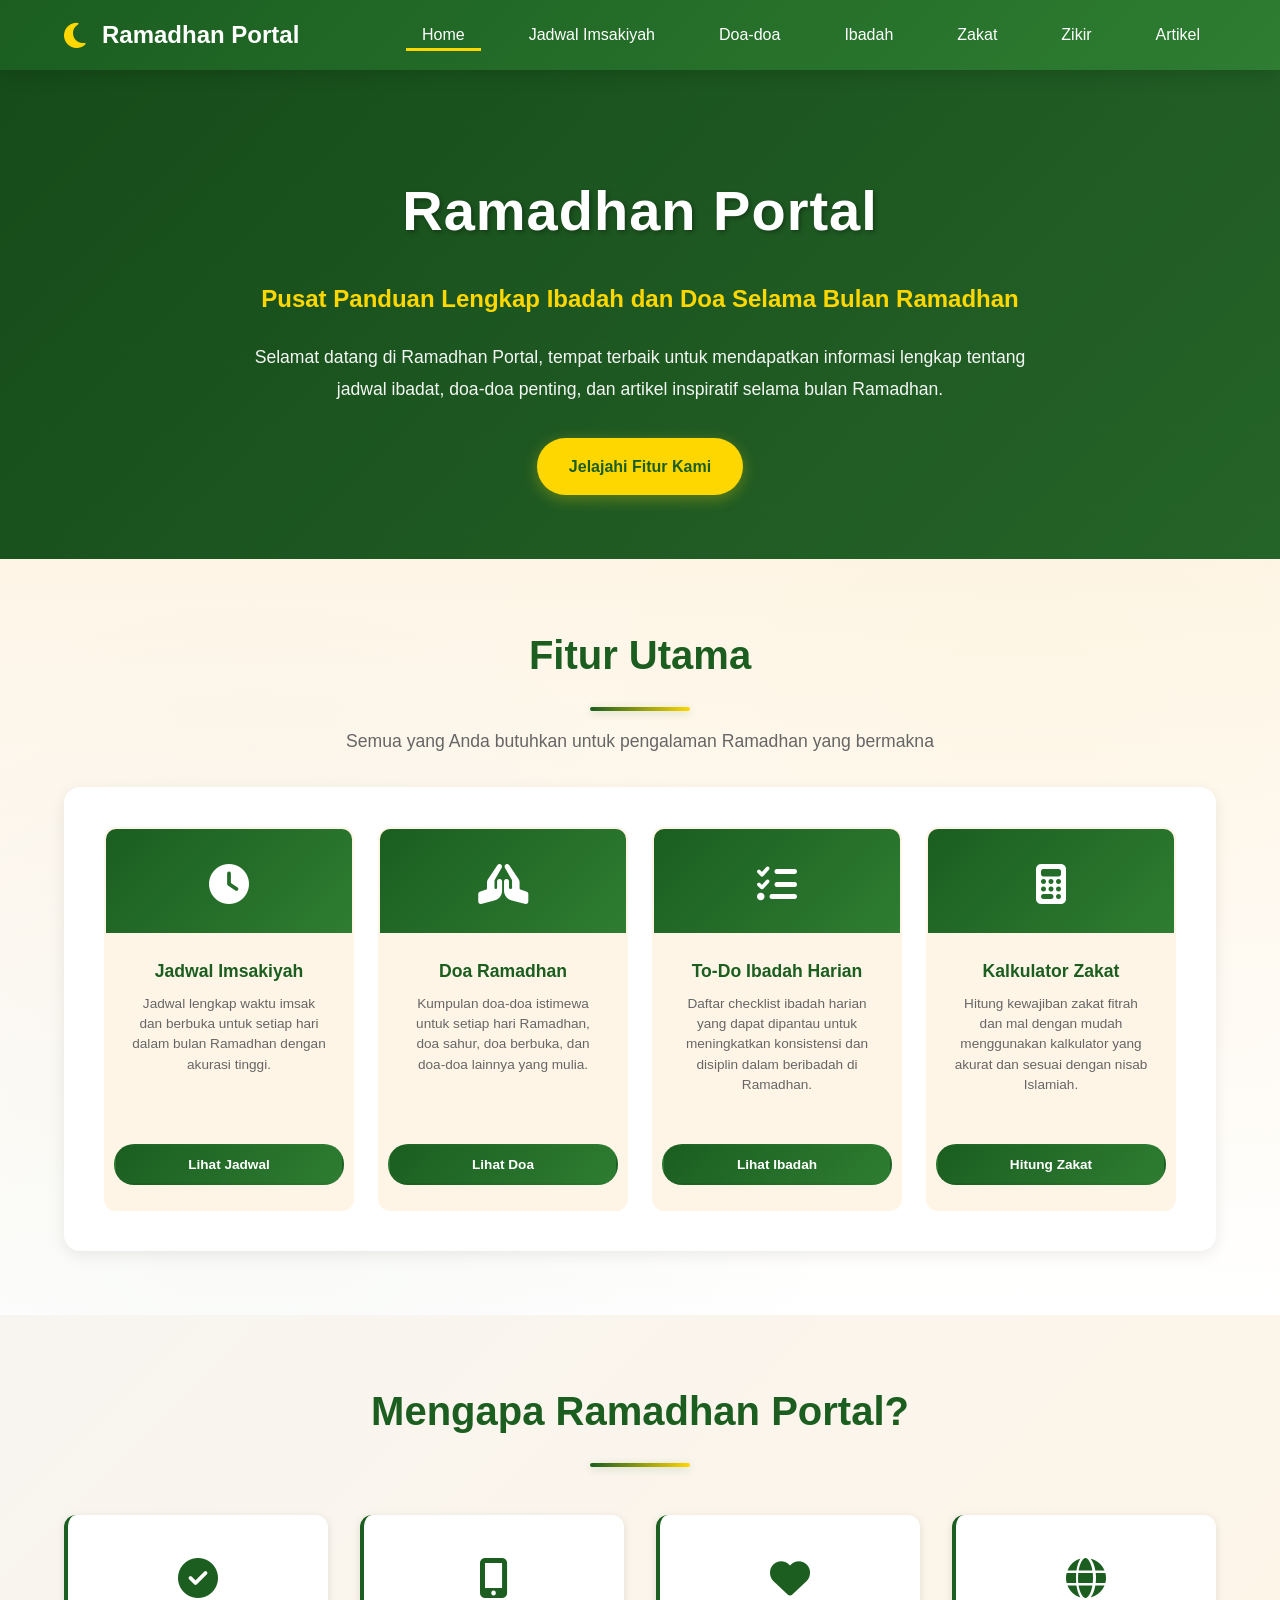
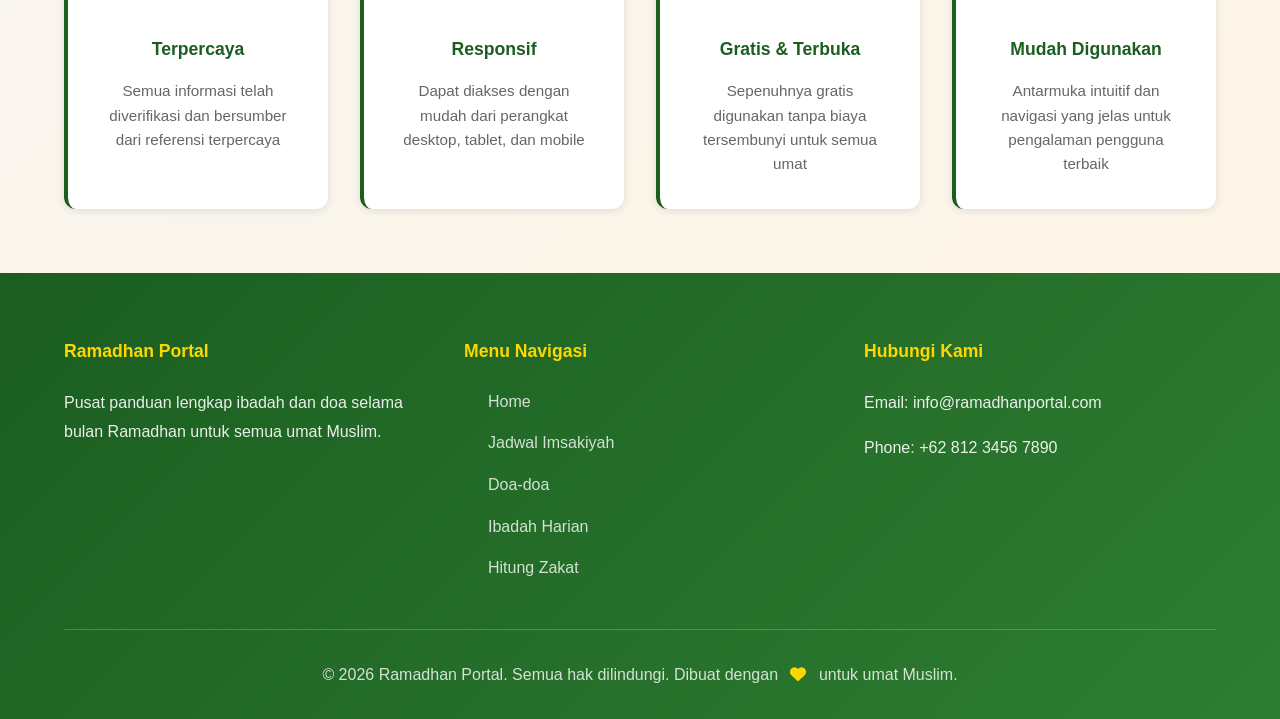
<file: index.html>
<!DOCTYPE html>
<html lang="id">
<head>
    <meta charset="UTF-8">
    <meta name="viewport" content="width=device-width, initial-scale=1.0, viewport-fit=cover">
    <meta name="description" content="Ramadhan Portal 2026 - Pusat panduan lengkap ibadah, jadwal imsakiyah, doa, zakat, dan todo list untuk Ramadhan">
    <meta name="theme-color" content="#1b5e20">
    <meta name="mobile-web-app-capable" content="yes">
    <meta name="apple-mobile-web-app-capable" content="yes">
    <meta name="apple-mobile-web-app-status-bar-style" content="default">
    <title>Ramadhan Portal - Pusat Panduan Ibadah Ramadhan</title>
    <link rel="stylesheet" href="css/style.css">
    <link rel="stylesheet" href="https://cdnjs.cloudflare.com/ajax/libs/font-awesome/6.4.0/css/all.min.css" media="print" onload="this.media='all'">
</head>
<body>
    <!-- HEADER & NAVIGATION -->
    <header class="header">
        <nav class="navbar">
            <div class="navbar-container">
                <div class="navbar-logo">
                    <a href="index.html">
                        <i class="fas fa-moon"></i> Ramadhan Portal
                    </a>
                </div>
                <div class="menu-toggle" id="menuToggle">
                    <span></span>
                    <span></span>
                    <span></span>
                </div>
                <ul class="nav-menu" id="navMenu">
                    <li class="nav-item">
                        <a href="index.html" class="nav-link active">Home</a>
                    </li>
                    <li class="nav-item">
                        <a href="pages/imsakiyah.html" class="nav-link">Jadwal Imsakiyah</a>
                    </li>
                    <li class="nav-item">
                        <a href="pages/doa.html" class="nav-link">Doa-doa</a>
                    </li>
                    <li class="nav-item">
                        <a href="pages/todo.html" class="nav-link">Ibadah</a>
                    </li>
                    <li class="nav-item">
                        <a href="pages/zakat.html" class="nav-link">Zakat</a>
                    </li>
                    <li class="nav-item">
                        <a href="pages/zikir.html" class="nav-link">Zikir</a>
                    </li>
                    <li class="nav-item">
                        <a href="pages/artikel.html" class="nav-link">Artikel</a>
                    </li>
                </ul>
            </div>
        </nav>
    </header>

    <!-- MAIN CONTENT -->
    <main class="main-content">
        <!-- HERO SECTION -->
        <section class="hero">
            <div class="hero-overlay"></div>
            <div class="hero-content">
                <h1 class="hero-title">Ramadhan Portal</h1>
                <p class="hero-subtitle">Pusat Panduan Lengkap Ibadah dan Doa Selama Bulan Ramadhan</p>
                <p class="hero-description">
                    Selamat datang di Ramadhan Portal, tempat terbaik untuk mendapatkan informasi lengkap tentang jadwal ibadat, doa-doa penting, dan artikel inspiratif selama bulan Ramadhan.
                </p>
                <a href="#fitur" class="cta-button">Jelajahi Fitur Kami</a>
            </div>
        </section>

        <!-- FEATURES SECTION -->
        <section class="fitur" id="fitur">
            <div class="container">
                <h2 class="section-title">Fitur Utama</h2>
                <p class="section-subtitle">Semua yang Anda butuhkan untuk pengalaman Ramadhan yang bermakna</p>

                <div class="features-grid">
                    <!-- CARD: Jadwal Imsakiyah -->
                    <div class="feature-card">
                        <div class="card-icon">
                            <i class="fas fa-clock"></i>
                        </div>
                        <div style="padding: var(--spacing-md); display: flex; flex-direction: column; flex-grow: 1;">
                            <h3>Jadwal Imsakiyah</h3>
                            <p>Jadwal lengkap waktu imsak dan berbuka untuk setiap hari dalam bulan Ramadhan dengan akurasi tinggi.</p>
                        </div>
                        <a href="pages/jadwal.html" class="card-button">Lihat Jadwal</a>
                    </div>

                    <!-- CARD: Doa Ramadhan -->
                    <div class="feature-card">
                        <div class="card-icon">
                            <i class="fas fa-hands-praying"></i>
                        </div>
                        <div style="padding: var(--spacing-md); display: flex; flex-direction: column; flex-grow: 1;">
                            <h3>Doa Ramadhan</h3>
                            <p>Kumpulan doa-doa istimewa untuk setiap hari Ramadhan, doa sahur, doa berbuka, dan doa-doa lainnya yang mulia.</p>
                        </div>
                        <a href="pages/doa.html" class="card-button">Lihat Doa</a>
                    </div>

                    <!-- CARD: To-Do Ibadah -->
                    <div class="feature-card">
                        <div class="card-icon">
                            <i class="fas fa-tasks"></i>
                        </div>
                        <div style="padding: var(--spacing-md); display: flex; flex-direction: column; flex-grow: 1;">
                            <h3>To-Do Ibadah Harian</h3>
                            <p>Daftar checklist ibadah harian yang dapat dipantau untuk meningkatkan konsistensi dan disiplin dalam beribadah di Ramadhan.</p>
                        </div>
                        <a href="pages/todo.html" class="card-button">Lihat Ibadah</a>
                    </div>

                    <!-- CARD: Kalkulator Zakat -->
                    <div class="feature-card">
                        <div class="card-icon">
                            <i class="fas fa-calculator"></i>
                        </div>
                        <div style="padding: var(--spacing-md); display: flex; flex-direction: column; flex-grow: 1;">
                            <h3>Kalkulator Zakat</h3>
                            <p>Hitung kewajiban zakat fitrah dan mal dengan mudah menggunakan kalkulator yang akurat dan sesuai dengan nisab Islamiah.</p>
                        </div>
                        <a href="pages/zakat.html" class="card-button">Hitung Zakat</a>
                    </div>

                </div>
            </div>
        </section>


        <!-- INFO SECTION -->
        <section class="info">
            <div class="container">
                <h2 class="section-title">Mengapa Ramadhan Portal?</h2>
                <div class="info-grid">
                    <div class="info-box">
                        <div class="info-icon">
                            <i class="fas fa-check-circle"></i>
                        </div>
                        <h3>Terpercaya</h3>
                        <p>Semua informasi telah diverifikasi dan bersumber dari referensi terpercaya</p>
                    </div>
                    <div class="info-box">
                        <div class="info-icon">
                            <i class="fas fa-mobile-alt"></i>
                        </div>
                        <h3>Responsif</h3>
                        <p>Dapat diakses dengan mudah dari perangkat desktop, tablet, dan mobile</p>
                    </div>
                    <div class="info-box">
                        <div class="info-icon">
                            <i class="fas fa-heart"></i>
                        </div>
                        <h3>Gratis & Terbuka</h3>
                        <p>Sepenuhnya gratis digunakan tanpa biaya tersembunyi untuk semua umat</p>
                    </div>
                    <div class="info-box">
                        <div class="info-icon">
                            <i class="fas fa-globe"></i>
                        </div>
                        <h3>Mudah Digunakan</h3>
                        <p>Antarmuka intuitif dan navigasi yang jelas untuk pengalaman pengguna terbaik</p>
                    </div>
                </div>
            </div>
        </section>
    </main>

    <!-- FOOTER -->
    <footer class="footer">
        <div class="container">
            <div class="footer-content">
                <div class="footer-section">
                    <h4>Ramadhan Portal</h4>
                    <p>Pusat panduan lengkap ibadah dan doa selama bulan Ramadhan untuk semua umat Muslim.</p>
                </div>
                <div class="footer-section">
                    <h4>Menu Navigasi</h4>
                    <ul>
                        <li><a href="index.html">Home</a></li>
                        <li><a href="pages/imsakiyah.html">Jadwal Imsakiyah</a></li>
                        <li><a href="pages/doa.html">Doa-doa</a></li>
                        <li><a href="pages/todo.html">Ibadah Harian</a></li>
                        <li><a href="pages/zakat.html">Hitung Zakat</a></li>
                    </ul>
                </div>
                <div class="footer-section">
                    <h4>Hubungi Kami</h4>
                    <p>Email: info@ramadhanportal.com</p>
                    <p>Phone: +62 812 3456 7890</p>
                </div>
            </div>
            <div class="footer-bottom">
                <p>&copy; 2026 Ramadhan Portal. Semua hak dilindungi. Dibuat dengan <i class="fas fa-heart"></i> untuk umat Muslim.</p>
            </div>
        </div>
    </footer>

    <script src="js/script.js"></script>
</body>
</html>
</file>
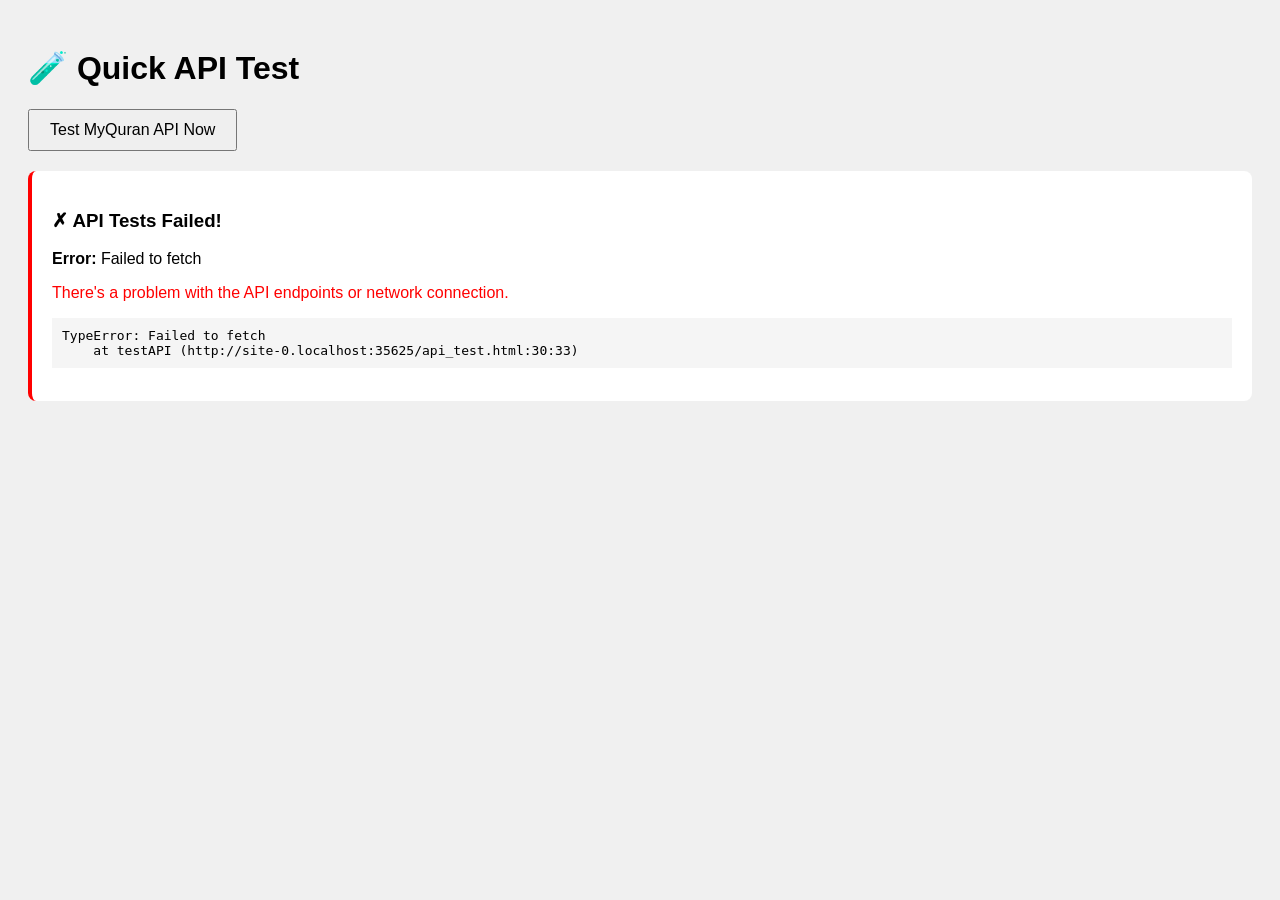
<file: api_test.html>
<!DOCTYPE html>
<html>
<head>
  <title>Quick Test API</title>
  <style>
    body { font-family: Arial; padding: 20px; background: #f0f0f0; }
    .result { background: white; padding: 20px; border-radius: 8px; margin: 20px 0; }
    .success { border-left: 4px solid green; }
    .error { border-left: 4px solid red; }
    pre { background: #f5f5f5; padding: 10px; overflow-x: auto; }
  </style>
</head>
<body>
  <h1>🧪 Quick API Test</h1>
  
  <button onclick="testAPI()" style="padding: 10px 20px; font-size: 16px; cursor: pointer;">
    Test MyQuran API Now
  </button>

  <div id="results"></div>

  <script>
    async function testAPI() {
      const resultsDiv = document.getElementById('results');
      resultsDiv.innerHTML = '<p>Testing...</p>';

      try {
        // Test 1: Cities
        console.log('Testing cities API...');
        const citiesRes = await fetch('https://api.myquran.com/v2/sholat/kota');
        const citiesData = await citiesRes.json();
        
        let citiesSummary = 'ERROR';
        if (citiesData.data && Array.isArray(citiesData.data)) {
          citiesSummary = `${citiesData.data.length} cities loaded`;
        }

        // Test 2: Schedule for Jakarta
        console.log('Testing schedule API...');
        const now = new Date();
        const month = String(now.getMonth() + 1).padStart(2, '0');
        const year = now.getFullYear();
        const scheduleRes = await fetch(`https://api.myquran.com/v2/sholat/jadwal/1121/${year}/${month}`);
        const scheduleData = await scheduleRes.json();
        
        let scheduleSummary = 'ERROR';
        if (scheduleData.data && scheduleData.data.jadwal) {
          scheduleSummary = `${scheduleData.data.jadwal.length} days for ${scheduleData.data.lokasi}`;
        }

        resultsDiv.innerHTML = `
          <div class="result success">
            <h3>✓ API Tests Passed!</h3>
            <p><strong>Cities API:</strong> ${citiesSummary}</p>
            <p><strong>Schedule API:</strong> ${scheduleSummary}</p>
            <p style="color: green; margin-top: 10px;">All APIs are working correctly. The issue might be in the application logic.</p>
          </div>
        `;
      } catch (error) {
        resultsDiv.innerHTML = `
          <div class="result error">
            <h3>✗ API Tests Failed!</h3>
            <p><strong>Error:</strong> ${error.message}</p>
            <p style="color: red; margin-top: 10px;">There's a problem with the API endpoints or network connection.</p>
            <pre>${error.stack}</pre>
          </div>
        `;
      }
    }

    // Test on load
    window.addEventListener('load', testAPI);
  </script>
</body>
</html>
</file>
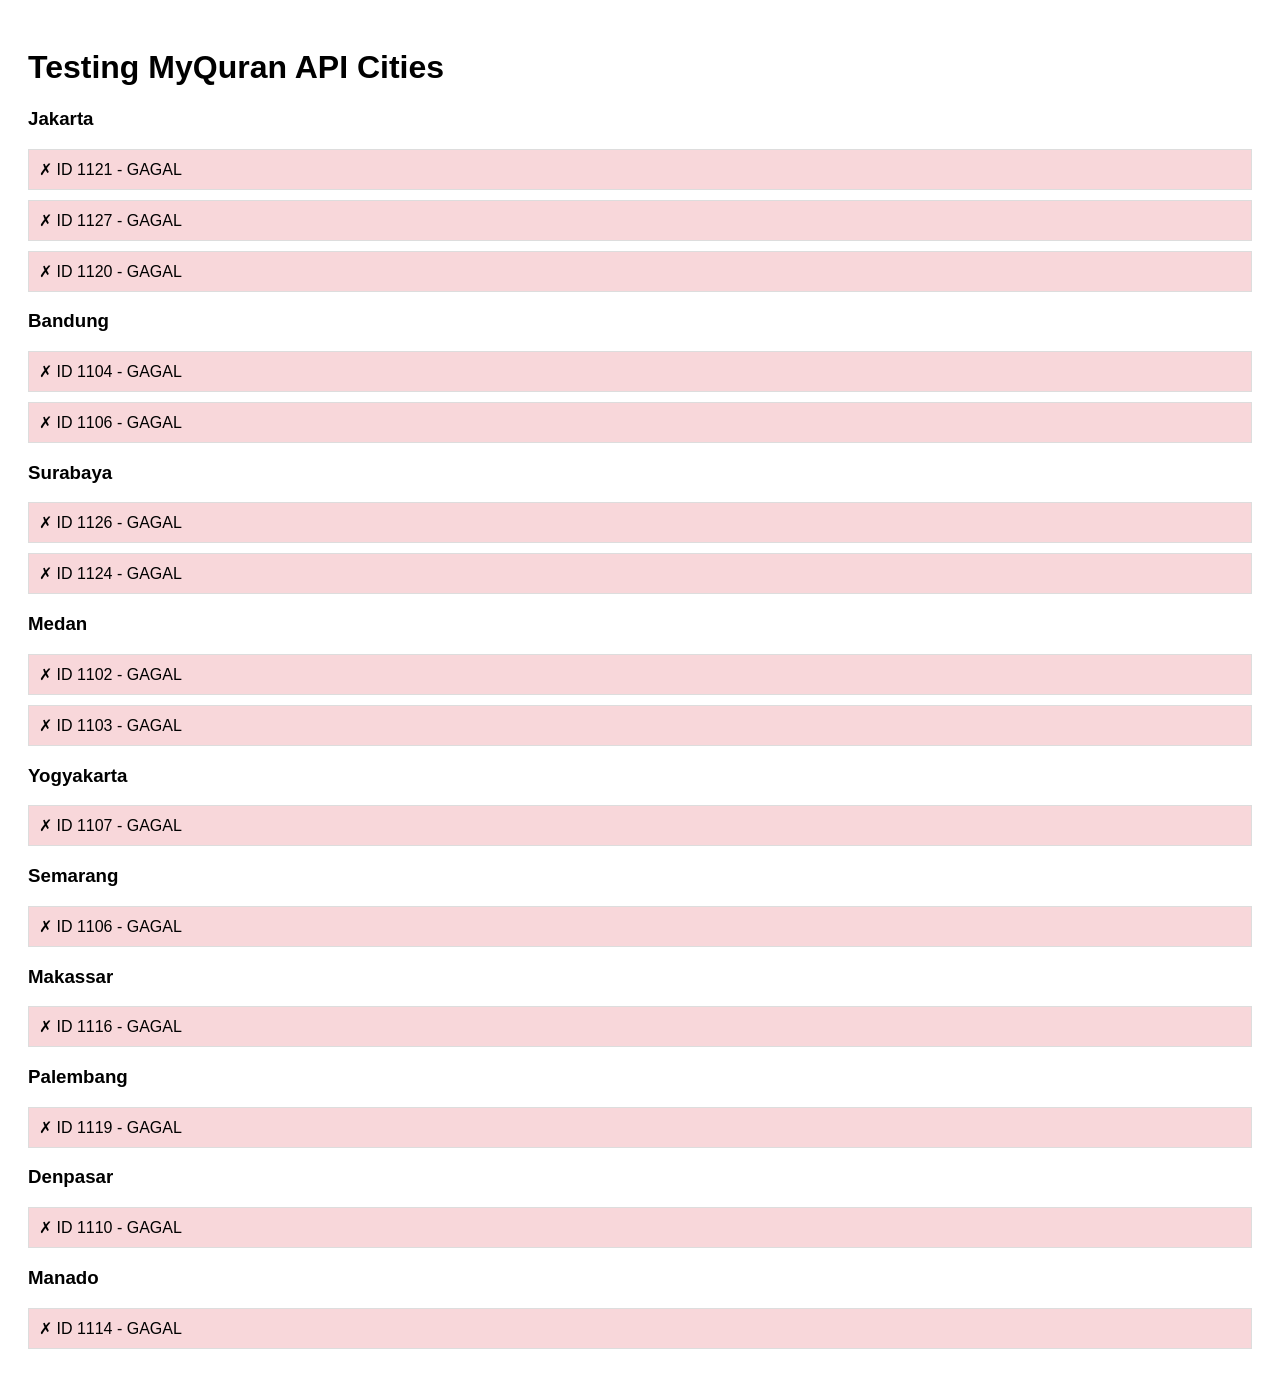
<file: test_cities.html>
<!DOCTYPE html>
<html>
<head>
  <title>Test MyQuran Cities</title>
  <style>
    body { font-family: Arial; padding: 20px; }
    .city { margin: 10px 0; padding: 10px; border: 1px solid #ddd; }
    .success { background: #d4edda; }
    .error { background: #f8d7da; }
  </style>
</head>
<body>
  <h1>Testing MyQuran API Cities</h1>
  <div id="results"></div>

  <script>
    const cities = [
      // Big cities
      { name: 'Jakarta', ids: [1121, 1127, 1120] },
      { name: 'Bandung', ids: [1104, 1106] },
      { name: 'Surabaya', ids: [1126, 1124] },
      { name: 'Medan', ids: [1102, 1103] },
      { name: 'Yogyakarta', ids: [1107] },
      { name: 'Semarang', ids: [1106] },
      { name: 'Makassar', ids: [1116] },
      { name: 'Palembang', ids: [1119] },
      { name: 'Denpasar', ids: [1110] },
      { name: 'Manado', ids: [1114] }
    ];

    async function testCity(cityName, cityId) {
      const month = String((new Date()).getMonth() + 1).padStart(2, '0');
      const year = new Date().getFullYear();
      const url = `https://api.myquran.com/v2/sholat/jadwal/${cityId}/${year}/${month}`;
      
      try {
        const response = await fetch(url);
        const data = await response.json();
        
        if (response.ok && data.data && data.data.lokasi) {
          return { status: 'success', lokasi: data.data.lokasi, id: cityId };
        } else {
          return { status: 'error', id: cityId };
        }
      } catch (e) {
        return { status: 'error', id: cityId };
      }
    }

    async function runTests() {
      const resultsDiv = document.getElementById('results');
      
      for (const cityGroup of cities) {
        resultsDiv.innerHTML += `<h3>${cityGroup.name}</h3>`;
        
        for (const cityId of cityGroup.ids) {
          const result = await testCity(cityGroup.name, cityId);
          const className = result.status === 'success' ? 'success' : 'error';
          const message = result.status === 'success' 
            ? `✓ ID ${result.id} - ${result.lokasi}`
            : `✗ ID ${result.id} - GAGAL`;
          resultsDiv.innerHTML += `<div class="city ${className}">${message}</div>`;
        }
      }
    }

    runTests();
  </script>
</body>
</html>
</file>
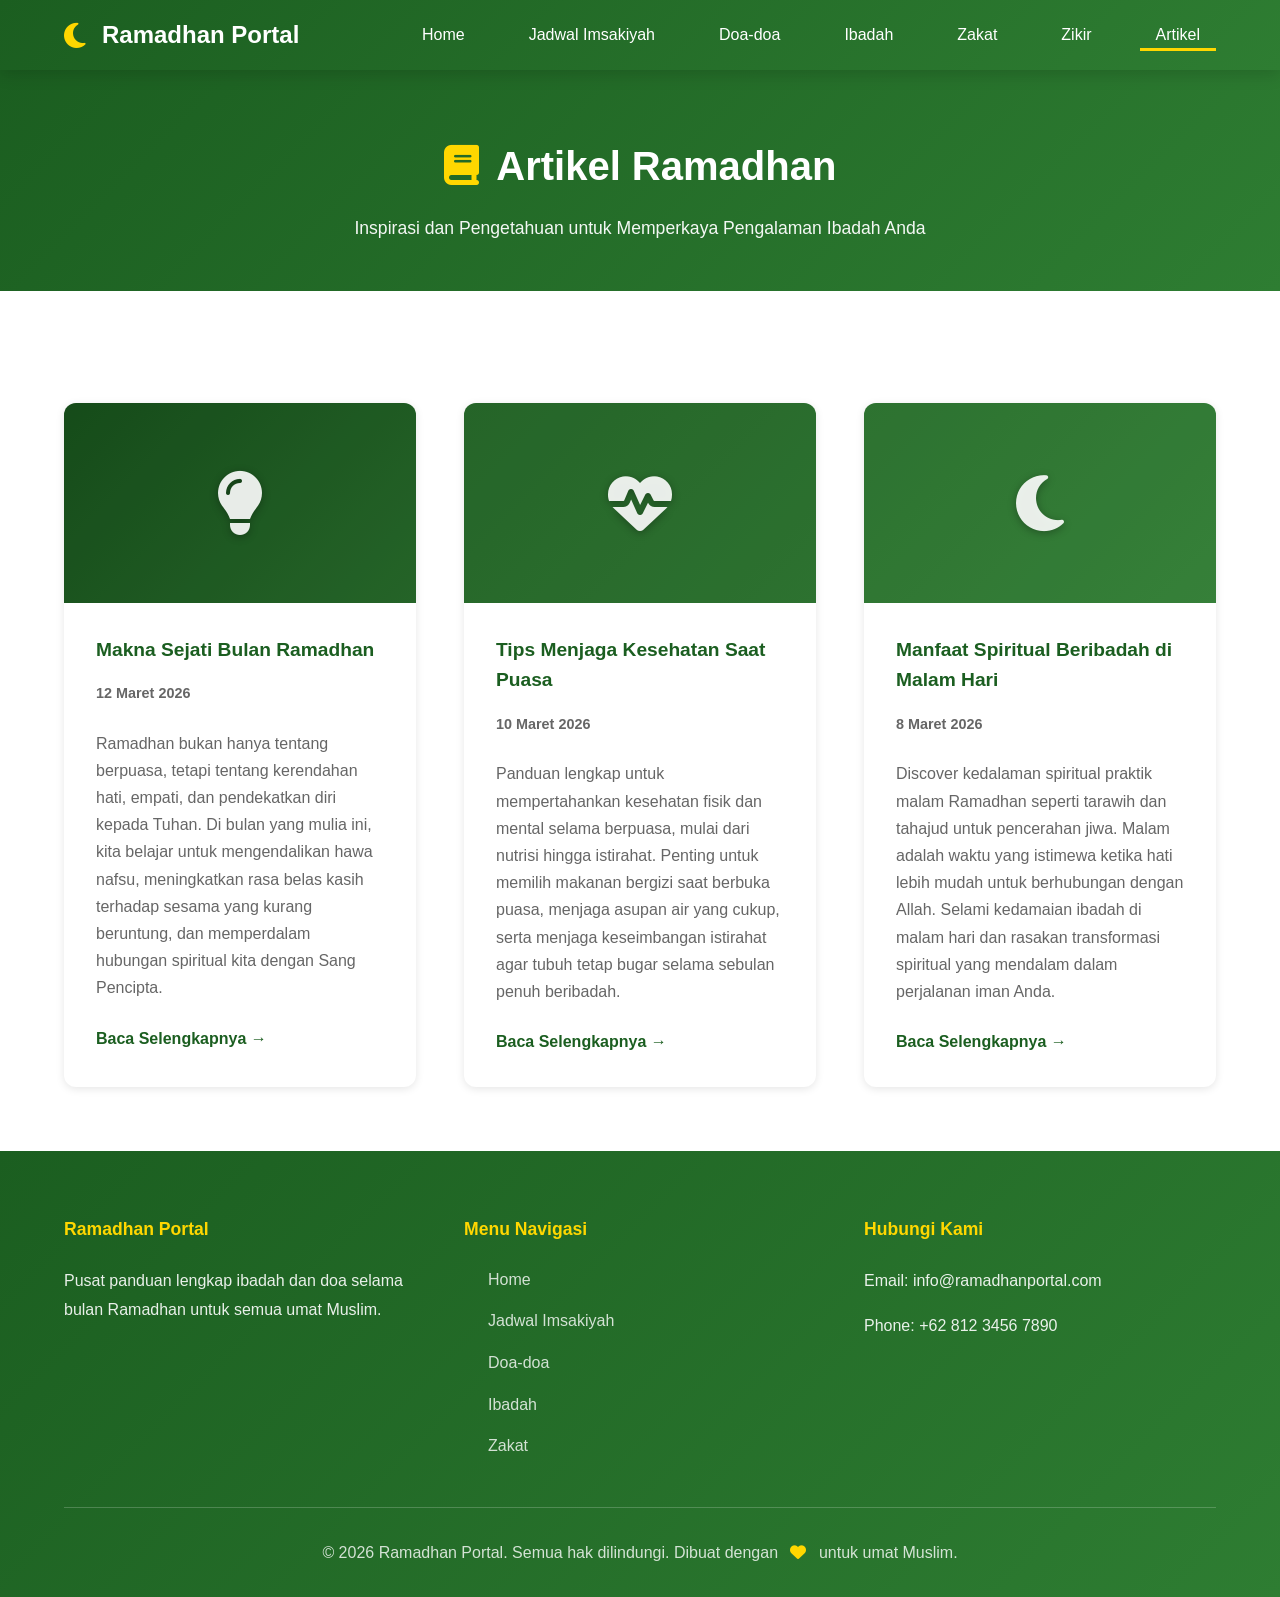
<file: pages/artikel.html>
<!DOCTYPE html>
<html lang="id">
<head>
    <meta charset="UTF-8">
    <meta name="viewport" content="width=device-width, initial-scale=1.0, viewport-fit=cover">
    <meta name="description" content="Artikel Ramadhan 2026 - Artikel inspiratif dan edukatif tentang makna Ramadhan">
    <meta name="theme-color" content="#1b5e20">
    <title>Artikel Ramadhan - Ramadhan Portal</title>
    <link rel="stylesheet" href="../css/style.css">
    <link rel="stylesheet" href="https://cdnjs.cloudflare.com/ajax/libs/font-awesome/6.4.0/css/all.min.css" media="print" onload="this.media='all'">
</head>
<body>
    <!-- HEADER & NAVIGATION -->
    <header class="header">
        <nav class="navbar">
            <div class="navbar-container">
                <div class="navbar-logo">
                    <a href="../index.html">
                        <i class="fas fa-moon"></i> Ramadhan Portal
                    </a>
                </div>
                <div class="menu-toggle" id="menuToggle">
                    <span></span>
                    <span></span>
                    <span></span>
                </div>
                <ul class="nav-menu" id="navMenu">
                    <li class="nav-item">
                        <a href="../index.html" class="nav-link">Home</a>
                    </li>
                    <li class="nav-item">
                        <a href="imsakiyah.html" class="nav-link">Jadwal Imsakiyah</a>
                    </li>
                    <li class="nav-item">
                        <a href="doa.html" class="nav-link">Doa-doa</a>
                    </li>
                    <li class="nav-item">
                        <a href="todo.html" class="nav-link">Ibadah</a>
                    </li>
                    <li class="nav-item">
                        <a href="zakat.html" class="nav-link">Zakat</a>
                    </li>
                    <li class="nav-item">
                        <a href="zikir.html" class="nav-link">Zikir</a>
                    </li>
                    <li class="nav-item">
                        <a href="artikel.html" class="nav-link active">Artikel</a>
                    </li>
                </ul>
            </div>
        </nav>
    </header>

    <!-- MAIN CONTENT -->
    <main class="main-content">
        <!-- HERO SECTION -->
        <section style="background: linear-gradient(135deg, var(--primary-green) 0%, var(--secondary-green) 100%); color: white; padding: 4rem var(--spacing-md) 3rem; text-align: center;">
            <div style="max-width: 800px; margin: 0 auto;">
                <h1 style="font-size: 2.5rem; font-weight: 800; margin-bottom: 1rem;"><i class="fas fa-book" style="color: var(--primary-gold); margin-right: 0.5rem;"></i> Artikel Ramadhan</h1>
                <p style="font-size: 1.1rem; color: rgba(255, 255, 255, 0.95);">Inspirasi dan Pengetahuan untuk Memperkaya Pengalaman Ibadah Anda</p>
            </div>
        </section>

        <!-- ARTIKEL SECTION -->
        <section class="artikel" id="artikel">
            <div class="container">
                <div class="artikel-grid">
                    <article class="artikel-card">
                        <div class="artikel-image artikel-1">
                            <i class="fas fa-lightbulb"></i>
                        </div>
                        <div class="artikel-content">
                            <h3>Makna Sejati Bulan Ramadhan</h3>
                            <p class="artikel-date">12 Maret 2026</p>
                            <p>Ramadhan bukan hanya tentang berpuasa, tetapi tentang kerendahan hati, empati, dan pendekatkan diri kepada Tuhan. Di bulan yang mulia ini, kita belajar untuk mengendalikan hawa nafsu, meningkatkan rasa belas kasih terhadap sesama yang kurang beruntung, dan memperdalam hubungan spiritual kita dengan Sang Pencipta.</p>
                            <a href="#" class="artikel-link">Baca Selengkapnya →</a>
                        </div>
                    </article>

                    <article class="artikel-card">
                        <div class="artikel-image artikel-2">
                            <i class="fas fa-heartbeat"></i>
                        </div>
                        <div class="artikel-content">
                            <h3>Tips Menjaga Kesehatan Saat Puasa</h3>
                            <p class="artikel-date">10 Maret 2026</p>
                            <p>Panduan lengkap untuk mempertahankan kesehatan fisik dan mental selama berpuasa, mulai dari nutrisi hingga istirahat. Penting untuk memilih makanan bergizi saat berbuka puasa, menjaga asupan air yang cukup, serta menjaga keseimbangan istirahat agar tubuh tetap bugar selama sebulan penuh beribadah.</p>
                            <a href="#" class="artikel-link">Baca Selengkapnya →</a>
                        </div>
                    </article>

                    <article class="artikel-card">
                        <div class="artikel-image artikel-3">
                            <i class="fas fa-moon"></i>
                        </div>
                        <div class="artikel-content">
                            <h3>Manfaat Spiritual Beribadah di Malam Hari</h3>
                            <p class="artikel-date">8 Maret 2026</p>
                            <p>Discover kedalaman spiritual praktik malam Ramadhan seperti tarawih dan tahajud untuk pencerahan jiwa. Malam adalah waktu yang istimewa ketika hati lebih mudah untuk berhubungan dengan Allah. Selami kedamaian ibadah di malam hari dan rasakan transformasi spiritual yang mendalam dalam perjalanan iman Anda.</p>
                            <a href="#" class="artikel-link">Baca Selengkapnya →</a>
                        </div>
                    </article>
                </div>
            </div>
        </section>
    </main>

    <!-- FOOTER -->
    <footer class="footer">
        <div class="container">
            <div class="footer-content">
                <div class="footer-section">
                    <h4>Ramadhan Portal</h4>
                    <p>Pusat panduan lengkap ibadah dan doa selama bulan Ramadhan untuk semua umat Muslim.</p>
                </div>
                <div class="footer-section">
                    <h4>Menu Navigasi</h4>
                    <ul>
                        <li><a href="../index.html">Home</a></li>
                        <li><a href="jadwal.html">Jadwal Imsakiyah</a></li>
                        <li><a href="doa.html">Doa-doa</a></li>
                        <li><a href="todo.html">Ibadah</a></li>
                        <li><a href="zakat.html">Zakat</a></li>
                    </ul>
                </div>
                <div class="footer-section">
                    <h4>Hubungi Kami</h4>
                    <p>Email: info@ramadhanportal.com</p>
                    <p>Phone: +62 812 3456 7890</p>
                </div>
            </div>
            <div class="footer-bottom">
                <p>&copy; 2026 Ramadhan Portal. Semua hak dilindungi. Dibuat dengan <i class="fas fa-heart"></i> untuk umat Muslim.</p>
            </div>
        </div>
    </footer>

    <script src="../js/script.js"></script>
</body>
</html>
</file>
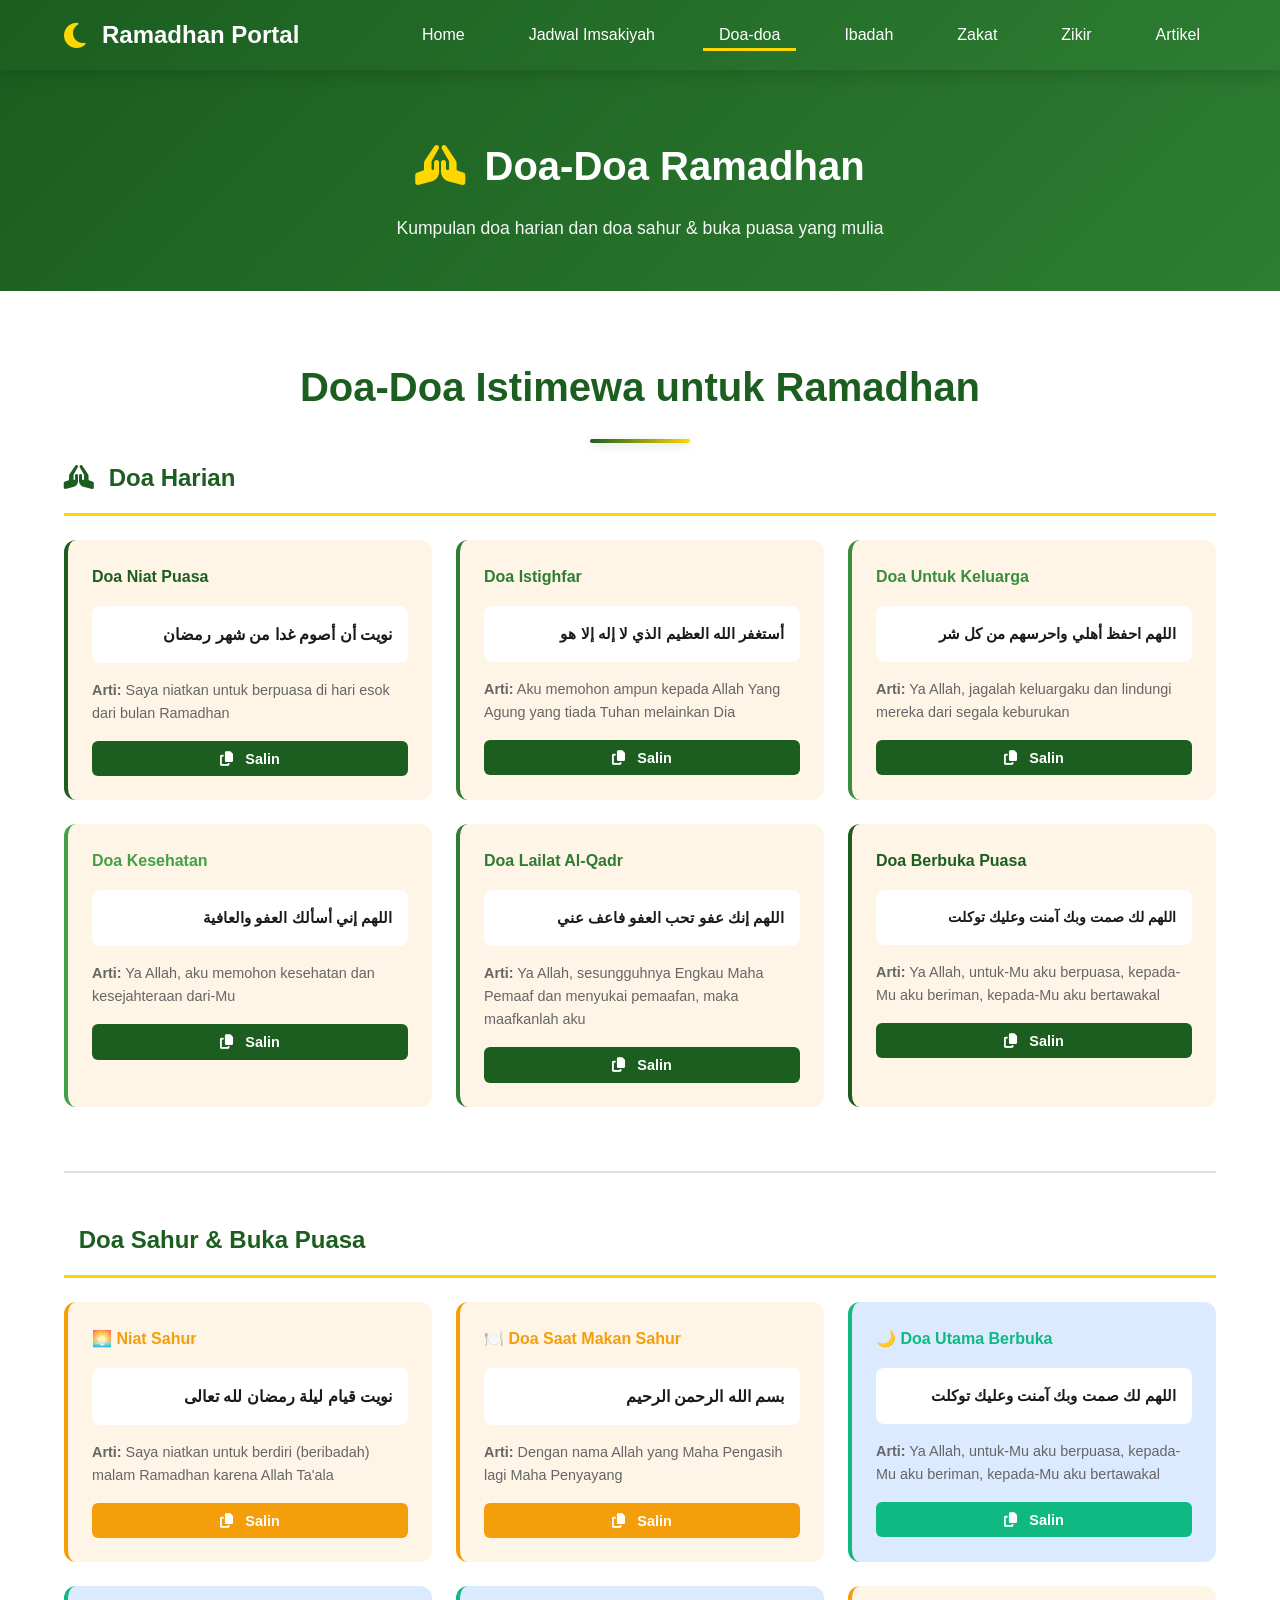
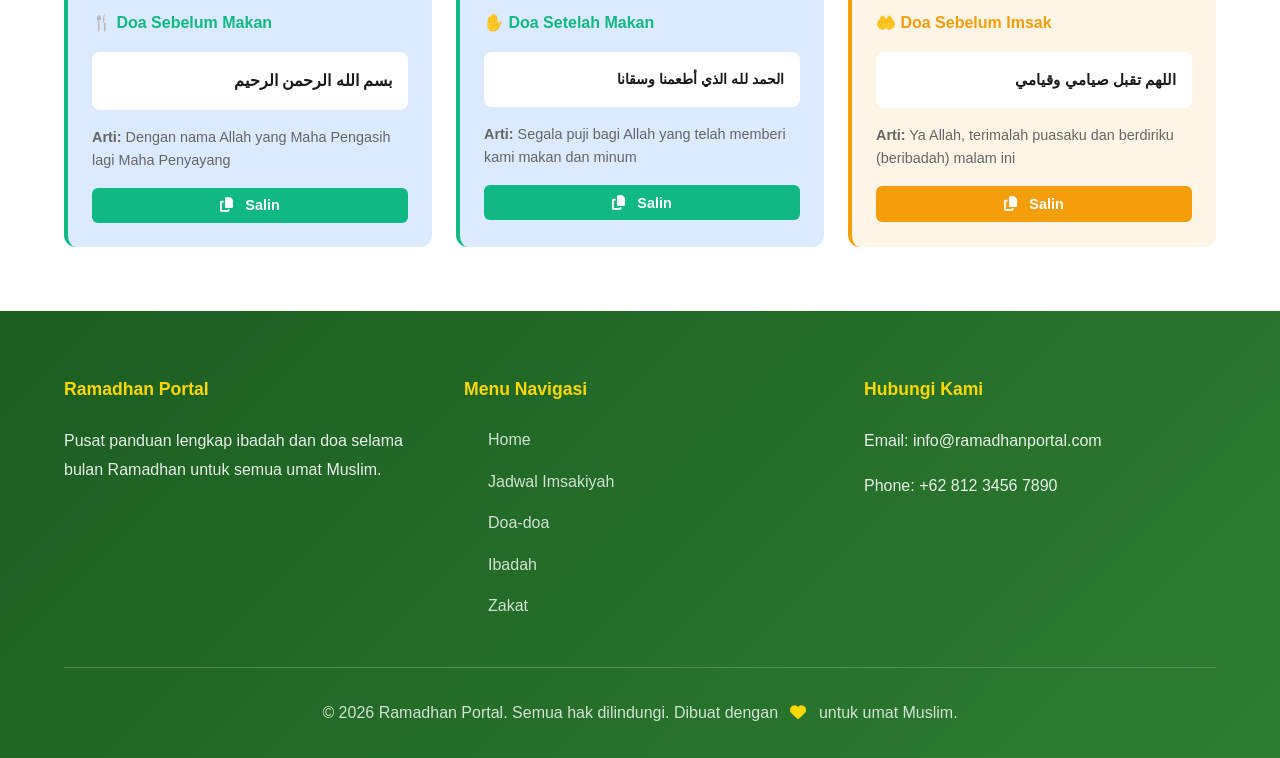
<file: pages/doa.html>
<!DOCTYPE html>
<html lang="id">
<head>
    <meta charset="UTF-8">
    <meta name="viewport" content="width=device-width, initial-scale=1.0, viewport-fit=cover">
    <meta name="description" content="Kumpulan Doa Ramadhan 2026 - Doa harian, sahur, berbuka, dan wirid Ramadhan">
    <meta name="theme-color" content="#1b5e20">
    <title>Doa Ramadhan - Ramadhan Portal</title>
    <link rel="stylesheet" href="../css/style.css">
    <link rel="stylesheet" href="https://cdnjs.cloudflare.com/ajax/libs/font-awesome/6.4.0/css/all.min.css" media="print" onload="this.media='all'">
</head>
<body>
    <!-- HEADER & NAVIGATION -->
    <header class="header">
        <nav class="navbar">
            <div class="navbar-container">
                <div class="navbar-logo">
                    <a href="../index.html">
                        <i class="fas fa-moon"></i> Ramadhan Portal
                    </a>
                </div>
                <div class="menu-toggle" id="menuToggle">
                    <span></span>
                    <span></span>
                    <span></span>
                </div>
                <ul class="nav-menu" id="navMenu">
                    <li class="nav-item">
                        <a href="../index.html" class="nav-link">Home</a>
                    </li>
                    <li class="nav-item">
                        <a href="imsakiyah.html" class="nav-link">Jadwal Imsakiyah</a>
                    </li>
                    <li class="nav-item">
                        <a href="doa.html" class="nav-link active">Doa-doa</a>
                    </li>
                    <li class="nav-item">
                        <a href="todo.html" class="nav-link">Ibadah</a>
                    </li>
                    <li class="nav-item">
                        <a href="zakat.html" class="nav-link">Zakat</a>
                    </li>
                    <li class="nav-item">
                        <a href="zikir.html" class="nav-link">Zikir</a>
                    </li>
                    <li class="nav-item">
                        <a href="artikel.html" class="nav-link">Artikel</a>
                    </li>
                </ul>
            </div>
        </nav>
    </header>

    <!-- MAIN CONTENT -->
    <main class="main-content">
        <!-- HERO SECTION -->
        <section style="background: linear-gradient(135deg, var(--primary-green) 0%, var(--secondary-green) 100%); color: white; padding: 4rem var(--spacing-md) 3rem; text-align: center;">
            <div style="max-width: 800px; margin: 0 auto;">
                <h1 style="font-size: 2.5rem; font-weight: 800; margin-bottom: 1rem;"><i class="fas fa-hands-praying" style="color: var(--primary-gold); margin-right: 0.5rem;"></i> Doa-Doa Ramadhan</h1>
                <p style="font-size: 1.1rem; color: rgba(255, 255, 255, 0.95);">Kumpulan doa harian dan doa sahur & buka puasa yang mulia</p>
            </div>
        </section>

        <!-- DOA SECTION -->
        <section style="background: white;">
            <div class="container">
                <h2 class="section-title">Doa-Doa Istimewa untuk Ramadhan</h2>

                <!-- DOA HARIAN SECTION -->
                <div style="margin-bottom: 4rem;">
                    <h3 style="font-size: 1.5rem; color: var(--primary-green); font-weight: 700; margin-bottom: 1.5rem; border-bottom: 3px solid var(--primary-gold); padding-bottom: 1rem;">
                        <i class="fas fa-hands-praying" style="margin-right: 0.5rem;"></i> Doa Harian
                    </h3>
                    <div style="display: grid; grid-template-columns: repeat(auto-fit, minmax(300px, 1fr)); gap: 1.5rem;">
                        <!-- DOA 1 -->
                        <div style="background: var(--primary-cream); border-radius: 12px; padding: 1.5rem; border-left: 4px solid var(--primary-green);">
                            <h4 style="color: var(--primary-green); font-weight: 700; margin-bottom: 0.5rem;">Doa Niat Puasa</h4>
                            <div style="background: white; padding: 1rem; border-radius: 8px; margin: 1rem 0; font-size: 1rem; font-weight: 600; text-align: right;">نويت أن أصوم غدا من شهر رمضان</div>
                            <p style="color: var(--text-light); font-size: 0.9rem;"><strong>Arti:</strong> Saya niatkan untuk berpuasa di hari esok dari bulan Ramadhan</p>
                            <button onclick="copyDoa(this, 'نويت أن أصوم غدا من شهر رمضان')" style="background: var(--primary-green); color: white; padding: 0.6rem 1.2rem; border-radius: 6px; border: none; font-weight: 600; cursor: pointer; font-size: 0.9rem; width: 100%; margin-top: 1rem;">
                                <i class="fas fa-copy" style="margin-right: 0.5rem;"></i> Salin
                            </button>
                        </div>

                        <!-- DOA 2 -->
                        <div style="background: var(--primary-cream); border-radius: 12px; padding: 1.5rem; border-left: 4px solid var(--secondary-green);">
                            <h4 style="color: var(--secondary-green); font-weight: 700; margin-bottom: 0.5rem;">Doa Istighfar</h4>
                            <div style="background: white; padding: 1rem; border-radius: 8px; margin: 1rem 0; font-size: 0.95rem; font-weight: 600; text-align: right;">أستغفر الله العظيم الذي لا إله إلا هو</div>
                            <p style="color: var(--text-light); font-size: 0.9rem;"><strong>Arti:</strong> Aku memohon ampun kepada Allah Yang Agung yang tiada Tuhan melainkan Dia</p>
                            <button onclick="copyDoa(this, 'أستغفر الله العظيم الذي لا إله إلا هو')" style="background: var(--primary-green); color: white; padding: 0.6rem 1.2rem; border-radius: 6px; border: none; font-weight: 600; cursor: pointer; font-size: 0.9rem; width: 100%; margin-top: 1rem;">
                                <i class="fas fa-copy" style="margin-right: 0.5rem;"></i> Salin
                            </button>
                        </div>

                        <!-- DOA 3 -->
                        <div style="background: var(--primary-cream); border-radius: 12px; padding: 1.5rem; border-left: 4px solid #388e3c;">
                            <h4 style="color: #388e3c; font-weight: 700; margin-bottom: 0.5rem;">Doa Untuk Keluarga</h4>
                            <div style="background: white; padding: 1rem; border-radius: 8px; margin: 1rem 0; font-size: 0.95rem; font-weight: 600; text-align: right;">اللهم احفظ أهلي واحرسهم من كل شر</div>
                            <p style="color: var(--text-light); font-size: 0.9rem;"><strong>Arti:</strong> Ya Allah, jagalah keluargaku dan lindungi mereka dari segala keburukan</p>
                            <button onclick="copyDoa(this, 'اللهم احفظ أهلي واحرسهم من كل شر')" style="background: var(--primary-green); color: white; padding: 0.6rem 1.2rem; border-radius: 6px; border: none; font-weight: 600; cursor: pointer; font-size: 0.9rem; width: 100%; margin-top: 1rem;">
                                <i class="fas fa-copy" style="margin-right: 0.5rem;"></i> Salin
                            </button>
                        </div>

                        <!-- DOA 4 -->
                        <div style="background: var(--primary-cream); border-radius: 12px; padding: 1.5rem; border-left: 4px solid #43a047;">
                            <h4 style="color: #43a047; font-weight: 700; margin-bottom: 0.5rem;">Doa Kesehatan</h4>
                            <div style="background: white; padding: 1rem; border-radius: 8px; margin: 1rem 0; font-size: 0.95rem; font-weight: 600; text-align: right;">اللهم إني أسألك العفو والعافية</div>
                            <p style="color: var(--text-light); font-size: 0.9rem;"><strong>Arti:</strong> Ya Allah, aku memohon kesehatan dan kesejahteraan dari-Mu</p>
                            <button onclick="copyDoa(this, 'اللهم إني أسألك العفو والعافية')" style="background: var(--primary-green); color: white; padding: 0.6rem 1.2rem; border-radius: 6px; border: none; font-weight: 600; cursor: pointer; font-size: 0.9rem; width: 100%; margin-top: 1rem;">
                                <i class="fas fa-copy" style="margin-right: 0.5rem;"></i> Salin
                            </button>
                        </div>

                        <!-- DOA 5 -->
                        <div style="background: var(--primary-cream); border-radius: 12px; padding: 1.5rem; border-left: 4px solid #2e7d32;">
                            <h4 style="color: #2e7d32; font-weight: 700; margin-bottom: 0.5rem;">Doa Lailat Al-Qadr</h4>
                            <div style="background: white; padding: 1rem; border-radius: 8px; margin: 1rem 0; font-size: 0.95rem; font-weight: 600; text-align: right;">اللهم إنك عفو تحب العفو فاعف عني</div>
                            <p style="color: var(--text-light); font-size: 0.9rem;"><strong>Arti:</strong> Ya Allah, sesungguhnya Engkau Maha Pemaaf dan menyukai pemaafan, maka maafkanlah aku</p>
                            <button onclick="copyDoa(this, 'اللهم إنك عفو تحب العفو فاعف عني')" style="background: var(--primary-green); color: white; padding: 0.6rem 1.2rem; border-radius: 6px; border: none; font-weight: 600; cursor: pointer; font-size: 0.9rem; width: 100%; margin-top: 1rem;">
                                <i class="fas fa-copy" style="margin-right: 0.5rem;"></i> Salin
                            </button>
                        </div>

                        <!-- DOA 6 -->
                        <div style="background: var(--primary-cream); border-radius: 12px; padding: 1.5rem; border-left: 4px solid #1b5e20;">
                            <h4 style="color: #1b5e20; font-weight: 700; margin-bottom: 0.5rem;">Doa Berbuka Puasa</h4>
                            <div style="background: white; padding: 1rem; border-radius: 8px; margin: 1rem 0; font-size: 0.9rem; font-weight: 600; text-align: right;">اللهم لك صمت وبك آمنت وعليك توكلت</div>
                            <p style="color: var(--text-light); font-size: 0.9rem;"><strong>Arti:</strong> Ya Allah, untuk-Mu aku berpuasa, kepada-Mu aku beriman, kepada-Mu aku bertawakal</p>
                            <button onclick="copyDoa(this, 'اللهم لك صمت وبك آمنت وعليك توكلت')" style="background: var(--primary-green); color: white; padding: 0.6rem 1.2rem; border-radius: 6px; border: none; font-weight: 600; cursor: pointer; font-size: 0.9rem; width: 100%; margin-top: 1rem;">
                                <i class="fas fa-copy" style="margin-right: 0.5rem;"></i> Salin
                            </button>
                        </div>
                    </div>
                </div>

                <!-- SAHUR & BUKA SECTION -->
                <div style="border-top: 2px solid var(--border-color); padding-top: 3rem;">
                    <h3 style="font-size: 1.5rem; color: var(--primary-green); font-weight: 700; margin-bottom: 1.5rem; border-bottom: 3px solid var(--primary-gold); padding-bottom: 1rem;">
                        <i class="fas fa-moon-stars" style="margin-right: 0.5rem;"></i> Doa Sahur & Buka Puasa
                    </h3>
                    <div style="display: grid; grid-template-columns: repeat(auto-fit, minmax(300px, 1fr)); gap: 1.5rem;">
                        <!-- SAHUR 1 -->
                        <div style="background: #fef5e7; border-radius: 12px; padding: 1.5rem; border-left: 4px solid #f59e0b;">
                            <h4 style="color: #f59e0b; font-weight: 700; margin-bottom: 0.5rem;">🌅 Niat Sahur</h4>
                            <div style="background: white; padding: 1rem; border-radius: 8px; margin: 1rem 0; font-size: 1rem; font-weight: 600; text-align: right;">نويت قيام ليلة رمضان لله تعالى</div>
                            <p style="color: var(--text-light); font-size: 0.9rem;"><strong>Arti:</strong> Saya niatkan untuk berdiri (beribadah) malam Ramadhan karena Allah Ta'ala</p>
                            <button onclick="copyDoa(this, 'نويت قيام ليلة رمضان لله تعالى')" style="background: #f59e0b; color: white; padding: 0.6rem 1.2rem; border-radius: 6px; border: none; font-weight: 600; cursor: pointer; font-size: 0.9rem; width: 100%; margin-top: 1rem;">
                                <i class="fas fa-copy" style="margin-right: 0.5rem;"></i> Salin
                            </button>
                        </div>

                        <!-- SAHUR 2 -->
                        <div style="background: #fef5e7; border-radius: 12px; padding: 1.5rem; border-left: 4px solid #f59e0b;">
                            <h4 style="color: #f59e0b; font-weight: 700; margin-bottom: 0.5rem;">🍽️ Doa Saat Makan Sahur</h4>
                            <div style="background: white; padding: 1rem; border-radius: 8px; margin: 1rem 0; font-size: 1rem; font-weight: 600; text-align: right;">بسم الله الرحمن الرحيم</div>
                            <p style="color: var(--text-light); font-size: 0.9rem;"><strong>Arti:</strong> Dengan nama Allah yang Maha Pengasih lagi Maha Penyayang</p>
                            <button onclick="copyDoa(this, 'بسم الله الرحمن الرحيم')" style="background: #f59e0b; color: white; padding: 0.6rem 1.2rem; border-radius: 6px; border: none; font-weight: 600; cursor: pointer; font-size: 0.9rem; width: 100%; margin-top: 1rem;">
                                <i class="fas fa-copy" style="margin-right: 0.5rem;"></i> Salin
                            </button>
                        </div>

                        <!-- BUKA 1 -->
                        <div style="background: #dbeafe; border-radius: 12px; padding: 1.5rem; border-left: 4px solid #10b981;">
                            <h4 style="color: #10b981; font-weight: 700; margin-bottom: 0.5rem;">🌙 Doa Utama Berbuka</h4>
                            <div style="background: white; padding: 1rem; border-radius: 8px; margin: 1rem 0; font-size: 0.95rem; font-weight: 600; text-align: right;">اللهم لك صمت وبك آمنت وعليك توكلت</div>
                            <p style="color: var(--text-light); font-size: 0.9rem;"><strong>Arti:</strong> Ya Allah, untuk-Mu aku berpuasa, kepada-Mu aku beriman, kepada-Mu aku bertawakal</p>
                            <button onclick="copyDoa(this, 'اللهم لك صمت وبك آمنت وعليك توكلت')" style="background: #10b981; color: white; padding: 0.6rem 1.2rem; border-radius: 6px; border: none; font-weight: 600; cursor: pointer; font-size: 0.9rem; width: 100%; margin-top: 1rem;">
                                <i class="fas fa-copy" style="margin-right: 0.5rem;"></i> Salin
                            </button>
                        </div>

                        <!-- BUKA 2 -->
                        <div style="background: #dbeafe; border-radius: 12px; padding: 1.5rem; border-left: 4px solid #10b981;">
                            <h4 style="color: #10b981; font-weight: 700; margin-bottom: 0.5rem;">🍴 Doa Sebelum Makan</h4>
                            <div style="background: white; padding: 1rem; border-radius: 8px; margin: 1rem 0; font-size: 1rem; font-weight: 600; text-align: right;">بسم الله الرحمن الرحيم</div>
                            <p style="color: var(--text-light); font-size: 0.9rem;"><strong>Arti:</strong> Dengan nama Allah yang Maha Pengasih lagi Maha Penyayang</p>
                            <button onclick="copyDoa(this, 'بسم الله الرحمن الرحيم')" style="background: #10b981; color: white; padding: 0.6rem 1.2rem; border-radius: 6px; border: none; font-weight: 600; cursor: pointer; font-size: 0.9rem; width: 100%; margin-top: 1rem;">
                                <i class="fas fa-copy" style="margin-right: 0.5rem;"></i> Salin
                            </button>
                        </div>

                        <!-- BUKA 3 -->
                        <div style="background: #dbeafe; border-radius: 12px; padding: 1.5rem; border-left: 4px solid #10b981;">
                            <h4 style="color: #10b981; font-weight: 700; margin-bottom: 0.5rem;">✋ Doa Setelah Makan</h4>
                            <div style="background: white; padding: 1rem; border-radius: 8px; margin: 1rem 0; font-size: 0.9rem; font-weight: 600; text-align: right;">الحمد لله الذي أطعمنا وسقانا</div>
                            <p style="color: var(--text-light); font-size: 0.9rem;"><strong>Arti:</strong> Segala puji bagi Allah yang telah memberi kami makan dan minum</p>
                            <button onclick="copyDoa(this, 'الحمد لله الذي أطعمنا وسقانا')" style="background: #10b981; color: white; padding: 0.6rem 1.2rem; border-radius: 6px; border: none; font-weight: 600; cursor: pointer; font-size: 0.9rem; width: 100%; margin-top: 1rem;">
                                <i class="fas fa-copy" style="margin-right: 0.5rem;"></i> Salin
                            </button>
                        </div>

                        <!-- SAHUR 3 -->
                        <div style="background: #fef5e7; border-radius: 12px; padding: 1.5rem; border-left: 4px solid #f59e0b;">
                            <h4 style="color: #f59e0b; font-weight: 700; margin-bottom: 0.5rem;">🤲 Doa Sebelum Imsak</h4>
                            <div style="background: white; padding: 1rem; border-radius: 8px; margin: 1rem 0; font-size: 0.95rem; font-weight: 600; text-align: right;">اللهم تقبل صيامي وقيامي</div>
                            <p style="color: var(--text-light); font-size: 0.9rem;"><strong>Arti:</strong> Ya Allah, terimalah puasaku dan berdiriku (beribadah) malam ini</p>
                            <button onclick="copyDoa(this, 'اللهم تقبل صيامي وقيامي')" style="background: #f59e0b; color: white; padding: 0.6rem 1.2rem; border-radius: 6px; border: none; font-weight: 600; cursor: pointer; font-size: 0.9rem; width: 100%; margin-top: 1rem;">
                                <i class="fas fa-copy" style="margin-right: 0.5rem;"></i> Salin
                            </button>
                        </div>
                    </div>
                </div>
            </div>
        </section>
    </main>

    <!-- FOOTER -->
    <footer class="footer">
        <div class="container">
            <div class="footer-content">
                <div class="footer-section">
                    <h4>Ramadhan Portal</h4>
                    <p>Pusat panduan lengkap ibadah dan doa selama bulan Ramadhan untuk semua umat Muslim.</p>
                </div>
                <div class="footer-section">
                    <h4>Menu Navigasi</h4>
                    <ul>
                        <li><a href="../index.html">Home</a></li>
                        <li><a href="imsakiyah.html">Jadwal Imsakiyah</a></li>
                        <li><a href="doa.html">Doa-doa</a></li>
                        <li><a href="todo.html">Ibadah</a></li>
                        <li><a href="zakat.html">Zakat</a></li>
                    </ul>
                </div>
                <div class="footer-section">
                    <h4>Hubungi Kami</h4>
                    <p>Email: info@ramadhanportal.com</p>
                    <p>Phone: +62 812 3456 7890</p>
                </div>
            </div>
            <div class="footer-bottom">
                <p>&copy; 2026 Ramadhan Portal. Semua hak dilindungi. Dibuat dengan <i class="fas fa-heart"></i> untuk umat Muslim.</p>
            </div>
        </div>
    </footer>

    <script src="../js/script.js"></script>
</body>
</html>
</file>
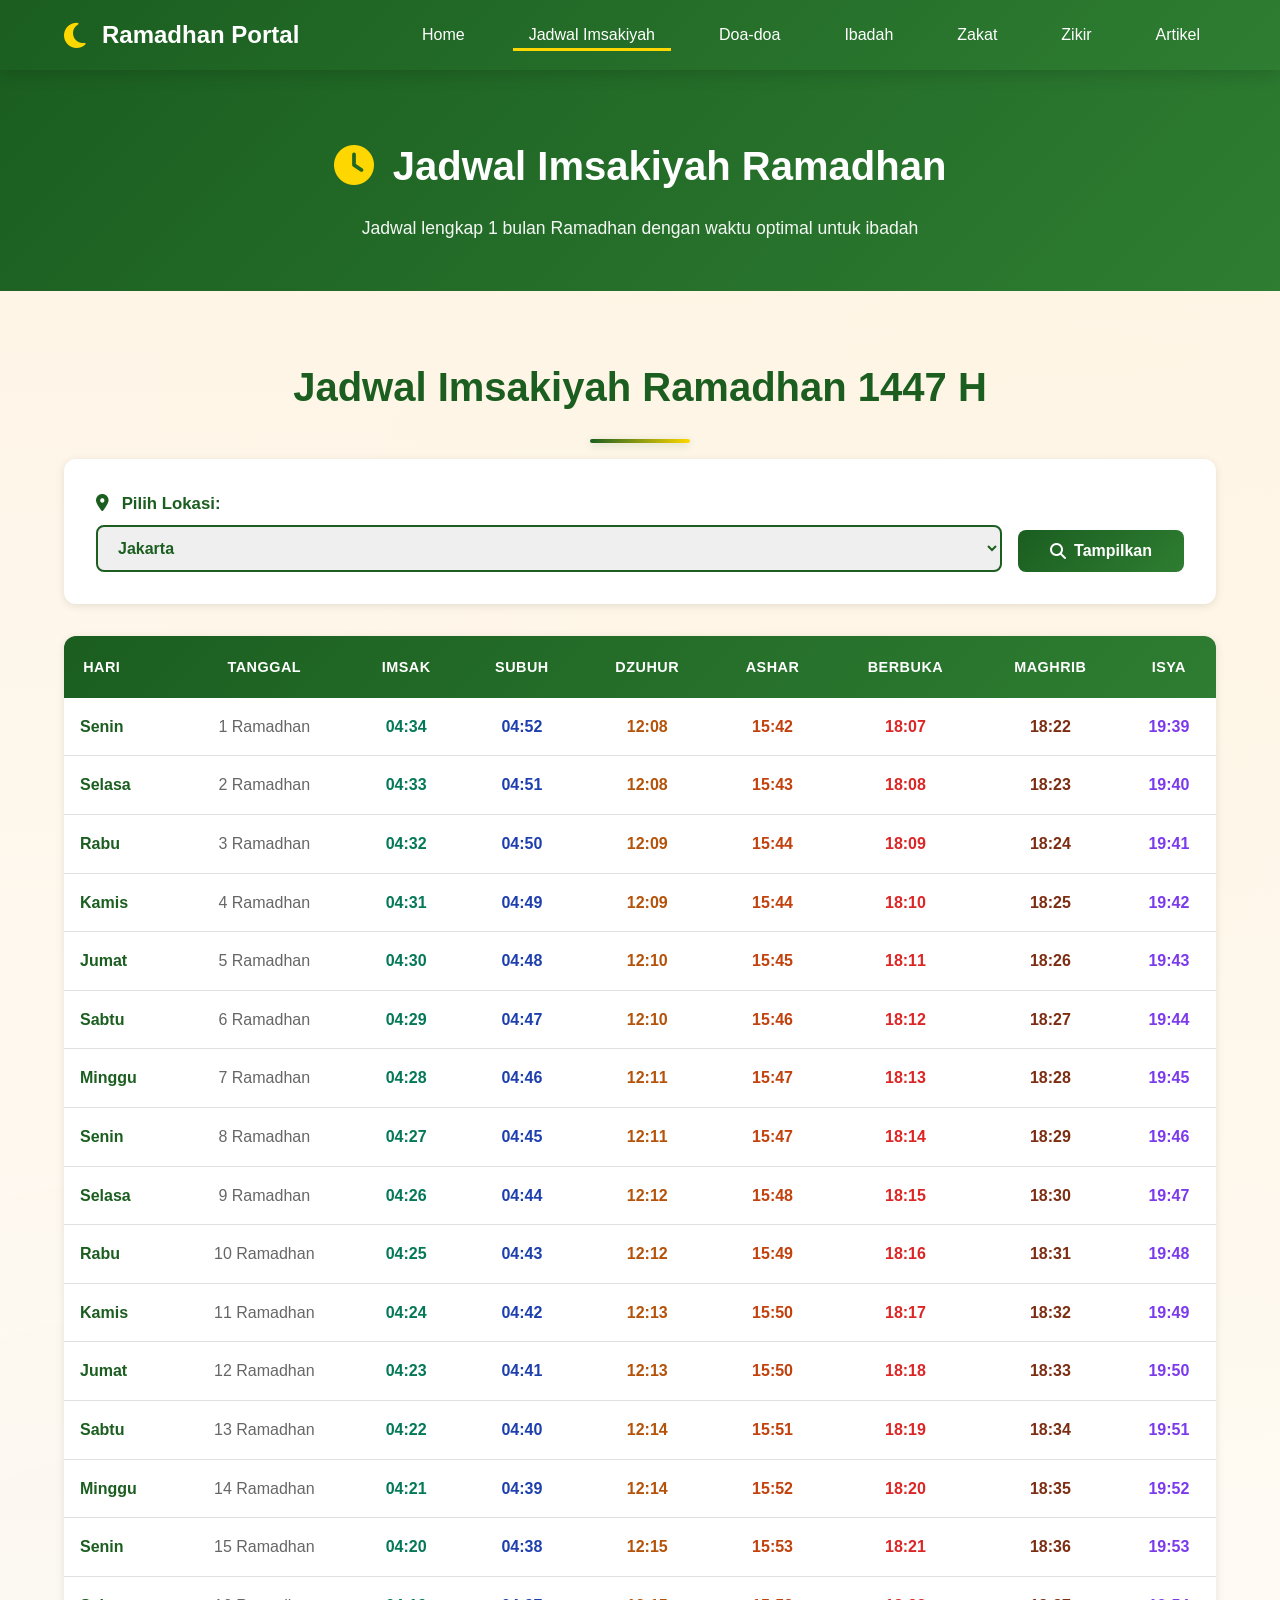
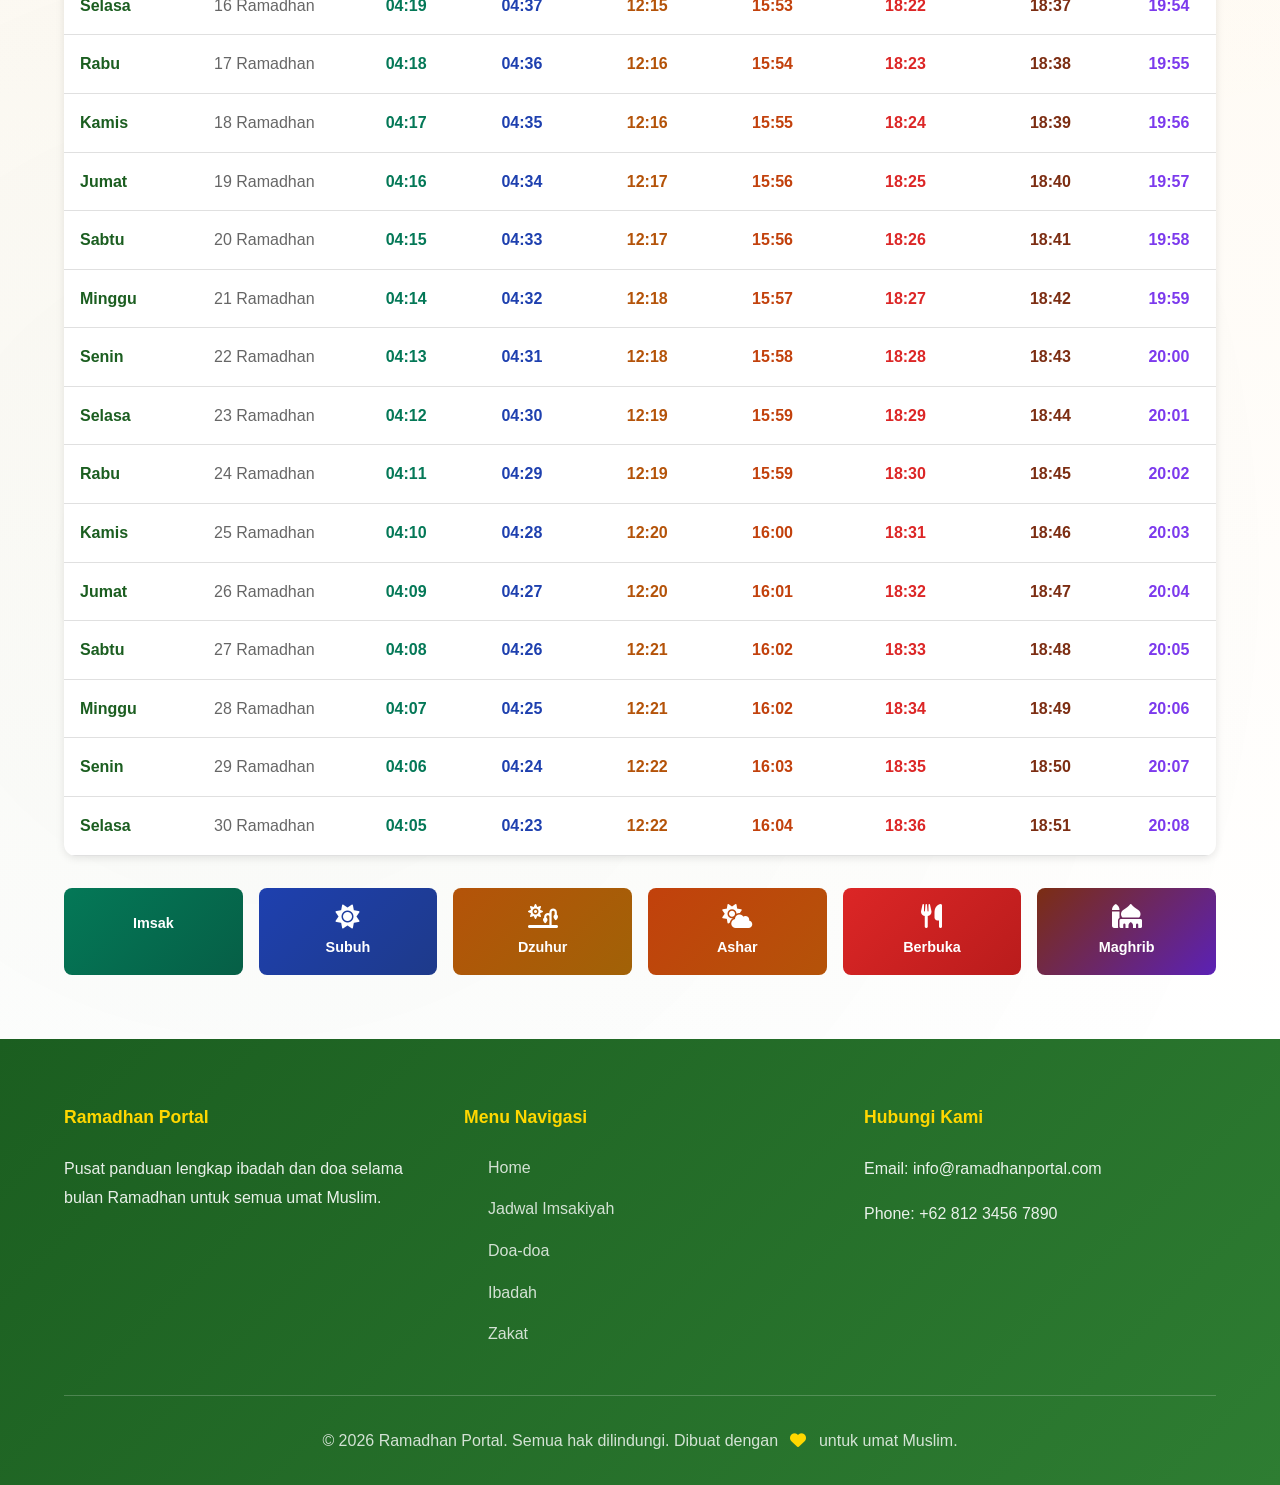
<file: pages/imsakiyah.html>
<!DOCTYPE html>
<html lang="id">
<head>
    <meta charset="UTF-8">
    <meta name="viewport" content="width=device-width, initial-scale=1.0">
    <title>Jadwal Imsakiyah Ramadhan - Ramadhan Portal</title>
    <link rel="stylesheet" href="../css/style.css">
    <link rel="stylesheet" href="https://cdnjs.cloudflare.com/ajax/libs/font-awesome/6.4.0/css/all.min.css">
</head>
<body>
    <!-- HEADER & NAVIGATION -->
    <header class="header">
        <nav class="navbar">
            <div class="navbar-container">
                <div class="navbar-logo">
                    <a href="../index.html">
                        <i class="fas fa-moon"></i> Ramadhan Portal
                    </a>
                </div>
                <div class="menu-toggle" id="menuToggle">
                    <span></span>
                    <span></span>
                    <span></span>
                </div>
                <ul class="nav-menu" id="navMenu">
                    <li class="nav-item">
                        <a href="../index.html" class="nav-link">Home</a>
                    </li>
                    <li class="nav-item">
                        <a href="imsakiyah.html" class="nav-link active">Jadwal Imsakiyah</a>
                    </li>
                    <li class="nav-item">
                        <a href="doa.html" class="nav-link">Doa-doa</a>
                    </li>
                    <li class="nav-item">
                        <a href="todo.html" class="nav-link">Ibadah</a>
                    </li>
                    <li class="nav-item">
                        <a href="zakat.html" class="nav-link">Zakat</a>
                    </li>
                    <li class="nav-item">
                        <a href="zikir.html" class="nav-link">Zikir</a>
                    </li>
                    <li class="nav-item">
                        <a href="artikel.html" class="nav-link">Artikel</a>
                    </li>
                </ul>
            </div>
        </nav>
    </header>

    <!-- MAIN CONTENT -->
    <main class="main-content">
        <!-- JADWAL HERO SECTION -->
        <section style="background: linear-gradient(135deg, var(--primary-green) 0%, var(--secondary-green) 100%); color: white; padding: 4rem var(--spacing-md) 3rem; text-align: center;">
            <div style="max-width: 800px; margin: 0 auto;">
                <h1 style="font-size: 2.5rem; font-weight: 800; margin-bottom: 1rem;"><i class="fas fa-clock" style="color: var(--primary-gold); margin-right: 0.5rem;"></i> Jadwal Imsakiyah Ramadhan</h1>
                <p style="font-size: 1.1rem; color: rgba(255, 255, 255, 0.95);">Jadwal lengkap 1 bulan Ramadhan dengan waktu optimal untuk ibadah</p>
            </div>
        </section>

        <!-- JADWAL SECTION -->
        <section class="fitur">
            <div class="container">
                <h2 class="section-title">Jadwal Imsakiyah Ramadhan 1447 H</h2>
                
                <!-- CITY SELECTOR -->
                <div style="background: white; padding: 2rem; border-radius: 12px; box-shadow: var(--shadow-light); margin-bottom: 2rem; display: flex; align-items: flex-end; gap: 1rem; flex-wrap: wrap;">
                    <div style="flex: 1; min-width: 200px;">
                        <label for="citySelect" style="display: block; font-weight: 700; color: var(--primary-green); margin-bottom: 0.5rem; font-size: 1.05rem;">
                            <i class="fas fa-map-marker-alt" style="margin-right: 0.5rem;"></i> Pilih Lokasi:
                        </label>
                        <select id="citySelect" style="padding: 0.75rem 1rem; border-radius: 8px; border: 2px solid var(--primary-green); font-size: 1rem; font-weight: 600; color: var(--primary-green); cursor: pointer; width: 100%;">
                            <option value="jakarta">Jakarta</option>
                            <option value="bandung">Bandung</option>
                            <option value="surabaya">Surabaya</option>
                            <option value="medan">Medan</option>
                            <option value="yogyakarta">Yogyakarta</option>
                            <option value="bali">Bali</option>
                        </select>
                    </div>
                    <button id="searchBtn" onclick="handleCitySearch()" style="background: linear-gradient(135deg, var(--primary-green), var(--secondary-green)); color: white; padding: 0.75rem 2rem; border-radius: 8px; border: none; font-weight: 700; font-size: 1rem; cursor: pointer; transition: all 0.3s ease; display: flex; align-items: center; gap: 0.5rem;">
                        <i class="fas fa-search"></i> Tampilkan
                    </button>
                </div>

                <!-- JADWAL TABLE -->
                <div style="background: white; border-radius: 12px; overflow: hidden; box-shadow: var(--shadow-light); overflow-x: auto;">
                    <table style="width: 100%; border-collapse: collapse;">
                        <thead>
                            <tr style="background: linear-gradient(135deg, var(--primary-green) 0%, var(--secondary-green) 100%); color: white;">
                                <th style="padding: 1.2rem; text-align: left; font-weight: 700; font-size: 0.9rem; text-transform: uppercase; letter-spacing: 0.5px;">Hari</th>
                                <th style="padding: 1.2rem; text-align: center; font-weight: 700; font-size: 0.9rem; text-transform: uppercase; letter-spacing: 0.5px;">Tanggal</th>
                                <th style="padding: 1.2rem; text-align: center; font-weight: 700; font-size: 0.9rem; text-transform: uppercase; letter-spacing: 0.5px;">Imsak</th>
                                <th style="padding: 1.2rem; text-align: center; font-weight: 700; font-size: 0.9rem; text-transform: uppercase; letter-spacing: 0.5px;">Subuh</th>
                                <th style="padding: 1.2rem; text-align: center; font-weight: 700; font-size: 0.9rem; text-transform: uppercase; letter-spacing: 0.5px;">Dzuhur</th>
                                <th style="padding: 1.2rem; text-align: center; font-weight: 700; font-size: 0.9rem; text-transform: uppercase; letter-spacing: 0.5px;">Ashar</th>
                                <th style="padding: 1.2rem; text-align: center; font-weight: 700; font-size: 0.9rem; text-transform: uppercase; letter-spacing: 0.5px;">Berbuka</th>
                                <th style="padding: 1.2rem; text-align: center; font-weight: 700; font-size: 0.9rem; text-transform: uppercase; letter-spacing: 0.5px;">Maghrib</th>
                                <th style="padding: 1.2rem; text-align: center; font-weight: 700; font-size: 0.9rem; text-transform: uppercase; letter-spacing: 0.5px;">Isya</th>
                            </tr>
                        </thead>
                        <tbody id="scheduleTable">
                            <!-- Diisi oleh JavaScript -->
                        </tbody>
                    </table>
                </div>

                <!-- INFO LEGEND -->
                <div style="display: grid; grid-template-columns: repeat(auto-fit, minmax(150px, 1fr)); gap: 1rem; margin-top: 2rem;">
                    <div style="background: linear-gradient(135deg, #047857, #065f46); color: white; padding: 1rem; border-radius: 8px; text-align: center; font-size: 0.9rem;">
                        <i class="fas fa-moon-stars" style="font-size: 1.5rem; display: block; margin-bottom: 0.5rem;"></i>
                        <strong>Imsak</strong>
                    </div>
                    <div style="background: linear-gradient(135deg, #1e40af, #1e3a8a); color: white; padding: 1rem; border-radius: 8px; text-align: center; font-size: 0.9rem;">
                        <i class="fas fa-sun" style="font-size: 1.5rem; display: block; margin-bottom: 0.5rem;"></i>
                        <strong>Subuh</strong>
                    </div>
                    <div style="background: linear-gradient(135deg, #b45309, #a16207); color: white; padding: 1rem; border-radius: 8px; text-align: center; font-size: 0.9rem;">
                        <i class="fas fa-sun-plant-wilt" style="font-size: 1.5rem; display: block; margin-bottom: 0.5rem;"></i>
                        <strong>Dzuhur</strong>
                    </div>
                    <div style="background: linear-gradient(135deg, #c2410c, #b45309); color: white; padding: 1rem; border-radius: 8px; text-align: center; font-size: 0.9rem;">
                        <i class="fas fa-cloud-sun" style="font-size: 1.5rem; display: block; margin-bottom: 0.5rem;"></i>
                        <strong>Ashar</strong>
                    </div>
                    <div style="background: linear-gradient(135deg, #dc2626, #b91c1c); color: white; padding: 1rem; border-radius: 8px; text-align: center; font-size: 0.9rem;">
                        <i class="fas fa-utensils" style="font-size: 1.5rem; display: block; margin-bottom: 0.5rem;"></i>
                        <strong>Berbuka</strong>
                    </div>
                    <div style="background: linear-gradient(135deg, #7c2d12, #5b21b6); color: white; padding: 1rem; border-radius: 8px; text-align: center; font-size: 0.9rem;">
                        <i class="fas fa-mosque" style="font-size: 1.5rem; display: block; margin-bottom: 0.5rem;"></i>
                        <strong>Maghrib</strong>
                    </div>
                </div>
            </div>
        </section>
    </main>

    <!-- FOOTER -->
    <footer class="footer">
        <div class="container">
            <div class="footer-content">
                <div class="footer-section">
                    <h4>Ramadhan Portal</h4>
                    <p>Pusat panduan lengkap ibadah dan doa selama bulan Ramadhan untuk semua umat Muslim.</p>
                </div>
                <div class="footer-section">
                    <h4>Menu Navigasi</h4>
                    <ul>
                        <li><a href="../index.html">Home</a></li>
                        <li><a href="imsakiyah.html">Jadwal Imsakiyah</a></li>
                        <li><a href="doa.html">Doa-doa</a></li>
                        <li><a href="todo.html">Ibadah</a></li>
                        <li><a href="zakat.html">Zakat</a></li>
                    </ul>
                </div>
                <div class="footer-section">
                    <h4>Hubungi Kami</h4>
                    <p>Email: info@ramadhanportal.com</p>
                    <p>Phone: +62 812 3456 7890</p>
                </div>
            </div>
            <div class="footer-bottom">
                <p>&copy; 2026 Ramadhan Portal. Semua hak dilindungi. Dibuat dengan <i class="fas fa-heart"></i> untuk umat Muslim.</p>
            </div>
        </div>
    </footer>

    <!-- INLINE SCRIPT WITH DATA -->
    <script>
// ============================================
// DATA JADWAL DUMMY SEDERHANA
// ============================================

const jadwalData = {
  jakarta: [
    {hari: 'Senin', tanggal: 1, imsak: '04:34', subuh: '04:52', dzuhur: '12:08', ashar: '15:42', berbuka: '18:07', maghrib: '18:22', isya: '19:39'},
    {hari: 'Selasa', tanggal: 2, imsak: '04:33', subuh: '04:51', dzuhur: '12:08', ashar: '15:43', berbuka: '18:08', maghrib: '18:23', isya: '19:40'},
    {hari: 'Rabu', tanggal: 3, imsak: '04:32', subuh: '04:50', dzuhur: '12:09', ashar: '15:44', berbuka: '18:09', maghrib: '18:24', isya: '19:41'},
    {hari: 'Kamis', tanggal: 4, imsak: '04:31', subuh: '04:49', dzuhur: '12:09', ashar: '15:44', berbuka: '18:10', maghrib: '18:25', isya: '19:42'},
    {hari: 'Jumat', tanggal: 5, imsak: '04:30', subuh: '04:48', dzuhur: '12:10', ashar: '15:45', berbuka: '18:11', maghrib: '18:26', isya: '19:43'},
    {hari: 'Sabtu', tanggal: 6, imsak: '04:29', subuh: '04:47', dzuhur: '12:10', ashar: '15:46', berbuka: '18:12', maghrib: '18:27', isya: '19:44'},
    {hari: 'Minggu', tanggal: 7, imsak: '04:28', subuh: '04:46', dzuhur: '12:11', ashar: '15:47', berbuka: '18:13', maghrib: '18:28', isya: '19:45'},
    {hari: 'Senin', tanggal: 8, imsak: '04:27', subuh: '04:45', dzuhur: '12:11', ashar: '15:47', berbuka: '18:14', maghrib: '18:29', isya: '19:46'},
    {hari: 'Selasa', tanggal: 9, imsak: '04:26', subuh: '04:44', dzuhur: '12:12', ashar: '15:48', berbuka: '18:15', maghrib: '18:30', isya: '19:47'},
    {hari: 'Rabu', tanggal: 10, imsak: '04:25', subuh: '04:43', dzuhur: '12:12', ashar: '15:49', berbuka: '18:16', maghrib: '18:31', isya: '19:48'},
    {hari: 'Kamis', tanggal: 11, imsak: '04:24', subuh: '04:42', dzuhur: '12:13', ashar: '15:50', berbuka: '18:17', maghrib: '18:32', isya: '19:49'},
    {hari: 'Jumat', tanggal: 12, imsak: '04:23', subuh: '04:41', dzuhur: '12:13', ashar: '15:50', berbuka: '18:18', maghrib: '18:33', isya: '19:50'},
    {hari: 'Sabtu', tanggal: 13, imsak: '04:22', subuh: '04:40', dzuhur: '12:14', ashar: '15:51', berbuka: '18:19', maghrib: '18:34', isya: '19:51'},
    {hari: 'Minggu', tanggal: 14, imsak: '04:21', subuh: '04:39', dzuhur: '12:14', ashar: '15:52', berbuka: '18:20', maghrib: '18:35', isya: '19:52'},
    {hari: 'Senin', tanggal: 15, imsak: '04:20', subuh: '04:38', dzuhur: '12:15', ashar: '15:53', berbuka: '18:21', maghrib: '18:36', isya: '19:53'},
    {hari: 'Selasa', tanggal: 16, imsak: '04:19', subuh: '04:37', dzuhur: '12:15', ashar: '15:53', berbuka: '18:22', maghrib: '18:37', isya: '19:54'},
    {hari: 'Rabu', tanggal: 17, imsak: '04:18', subuh: '04:36', dzuhur: '12:16', ashar: '15:54', berbuka: '18:23', maghrib: '18:38', isya: '19:55'},
    {hari: 'Kamis', tanggal: 18, imsak: '04:17', subuh: '04:35', dzuhur: '12:16', ashar: '15:55', berbuka: '18:24', maghrib: '18:39', isya: '19:56'},
    {hari: 'Jumat', tanggal: 19, imsak: '04:16', subuh: '04:34', dzuhur: '12:17', ashar: '15:56', berbuka: '18:25', maghrib: '18:40', isya: '19:57'},
    {hari: 'Sabtu', tanggal: 20, imsak: '04:15', subuh: '04:33', dzuhur: '12:17', ashar: '15:56', berbuka: '18:26', maghrib: '18:41', isya: '19:58'},
    {hari: 'Minggu', tanggal: 21, imsak: '04:14', subuh: '04:32', dzuhur: '12:18', ashar: '15:57', berbuka: '18:27', maghrib: '18:42', isya: '19:59'},
    {hari: 'Senin', tanggal: 22, imsak: '04:13', subuh: '04:31', dzuhur: '12:18', ashar: '15:58', berbuka: '18:28', maghrib: '18:43', isya: '20:00'},
    {hari: 'Selasa', tanggal: 23, imsak: '04:12', subuh: '04:30', dzuhur: '12:19', ashar: '15:59', berbuka: '18:29', maghrib: '18:44', isya: '20:01'},
    {hari: 'Rabu', tanggal: 24, imsak: '04:11', subuh: '04:29', dzuhur: '12:19', ashar: '15:59', berbuka: '18:30', maghrib: '18:45', isya: '20:02'},
    {hari: 'Kamis', tanggal: 25, imsak: '04:10', subuh: '04:28', dzuhur: '12:20', ashar: '16:00', berbuka: '18:31', maghrib: '18:46', isya: '20:03'},
    {hari: 'Jumat', tanggal: 26, imsak: '04:09', subuh: '04:27', dzuhur: '12:20', ashar: '16:01', berbuka: '18:32', maghrib: '18:47', isya: '20:04'},
    {hari: 'Sabtu', tanggal: 27, imsak: '04:08', subuh: '04:26', dzuhur: '12:21', ashar: '16:02', berbuka: '18:33', maghrib: '18:48', isya: '20:05'},
    {hari: 'Minggu', tanggal: 28, imsak: '04:07', subuh: '04:25', dzuhur: '12:21', ashar: '16:02', berbuka: '18:34', maghrib: '18:49', isya: '20:06'},
    {hari: 'Senin', tanggal: 29, imsak: '04:06', subuh: '04:24', dzuhur: '12:22', ashar: '16:03', berbuka: '18:35', maghrib: '18:50', isya: '20:07'},
    {hari: 'Selasa', tanggal: 30, imsak: '04:05', subuh: '04:23', dzuhur: '12:22', ashar: '16:04', berbuka: '18:36', maghrib: '18:51', isya: '20:08'},
  ],
  bandung: [
    {hari: 'Senin', tanggal: 1, imsak: '04:36', subuh: '04:54', dzuhur: '12:13', ashar: '15:47', berbuka: '18:10', maghrib: '18:25', isya: '19:42'},
    {hari: 'Selasa', tanggal: 2, imsak: '04:35', subuh: '04:53', dzuhur: '12:13', ashar: '15:48', berbuka: '18:11', maghrib: '18:26', isya: '19:43'},
    {hari: 'Rabu', tanggal: 3, imsak: '04:34', subuh: '04:52', dzuhur: '12:14', ashar: '15:48', berbuka: '18:12', maghrib: '18:27', isya: '19:44'},
    {hari: 'Kamis', tanggal: 4, imsak: '04:33', subuh: '04:51', dzuhur: '12:14', ashar: '15:49', berbuka: '18:13', maghrib: '18:28', isya: '19:45'},
    {hari: 'Jumat', tanggal: 5, imsak: '04:32', subuh: '04:50', dzuhur: '12:15', ashar: '15:50', berbuka: '18:14', maghrib: '18:29', isya: '19:46'},
    {hari: 'Sabtu', tanggal: 6, imsak: '04:31', subuh: '04:49', dzuhur: '12:15', ashar: '15:51', berbuka: '18:15', maghrib: '18:30', isya: '19:47'},
    {hari: 'Minggu', tanggal: 7, imsak: '04:30', subuh: '04:48', dzuhur: '12:16', ashar: '15:52', berbuka: '18:16', maghrib: '18:31', isya: '19:48'},
    {hari: 'Senin', tanggal: 8, imsak: '04:29', subuh: '04:47', dzuhur: '12:16', ashar: '15:52', berbuka: '18:17', maghrib: '18:32', isya: '19:49'},
    {hari: 'Selasa', tanggal: 9, imsak: '04:28', subuh: '04:46', dzuhur: '12:17', ashar: '15:53', berbuka: '18:18', maghrib: '18:33', isya: '19:50'},
    {hari: 'Rabu', tanggal: 10, imsak: '04:27', subuh: '04:45', dzuhur: '12:17', ashar: '15:54', berbuka: '18:19', maghrib: '18:34', isya: '19:51'},
    {hari: 'Kamis', tanggal: 11, imsak: '04:26', subuh: '04:44', dzuhur: '12:18', ashar: '15:55', berbuka: '18:20', maghrib: '18:35', isya: '19:52'},
    {hari: 'Jumat', tanggal: 12, imsak: '04:25', subuh: '04:43', dzuhur: '12:18', ashar: '15:55', berbuka: '18:21', maghrib: '18:36', isya: '19:53'},
    {hari: 'Sabtu', tanggal: 13, imsak: '04:24', subuh: '04:42', dzuhur: '12:19', ashar: '15:56', berbuka: '18:22', maghrib: '18:37', isya: '19:54'},
    {hari: 'Minggu', tanggal: 14, imsak: '04:23', subuh: '04:41', dzuhur: '12:19', ashar: '15:57', berbuka: '18:23', maghrib: '18:38', isya: '19:55'},
    {hari: 'Senin', tanggal: 15, imsak: '04:22', subuh: '04:40', dzuhur: '12:20', ashar: '15:58', berbuka: '18:24', maghrib: '18:39', isya: '19:56'},
    {hari: 'Selasa', tanggal: 16, imsak: '04:21', subuh: '04:39', dzuhur: '12:20', ashar: '15:58', berbuka: '18:25', maghrib: '18:40', isya: '19:57'},
    {hari: 'Rabu', tanggal: 17, imsak: '04:20', subuh: '04:38', dzuhur: '12:21', ashar: '15:59', berbuka: '18:26', maghrib: '18:41', isya: '19:58'},
    {hari: 'Kamis', tanggal: 18, imsak: '04:19', subuh: '04:37', dzuhur: '12:21', ashar: '16:00', berbuka: '18:27', maghrib: '18:42', isya: '19:59'},
    {hari: 'Jumat', tanggal: 19, imsak: '04:18', subuh: '04:36', dzuhur: '12:22', ashar: '16:01', berbuka: '18:28', maghrib: '18:43', isya: '20:00'},
    {hari: 'Sabtu', tanggal: 20, imsak: '04:17', subuh: '04:35', dzuhur: '12:22', ashar: '16:01', berbuka: '18:29', maghrib: '18:44', isya: '20:01'},
    {hari: 'Minggu', tanggal: 21, imsak: '04:16', subuh: '04:34', dzuhur: '12:23', ashar: '16:02', berbuka: '18:30', maghrib: '18:45', isya: '20:02'},
    {hari: 'Senin', tanggal: 22, imsak: '04:15', subuh: '04:33', dzuhur: '12:23', ashar: '16:03', berbuka: '18:31', maghrib: '18:46', isya: '20:03'},
    {hari: 'Selasa', tanggal: 23, imsak: '04:14', subuh: '04:32', dzuhur: '12:24', ashar: '16:04', berbuka: '18:32', maghrib: '18:47', isya: '20:04'},
    {hari: 'Rabu', tanggal: 24, imsak: '04:13', subuh: '04:31', dzuhur: '12:24', ashar: '16:04', berbuka: '18:33', maghrib: '18:48', isya: '20:05'},
    {hari: 'Kamis', tanggal: 25, imsak: '04:12', subuh: '04:30', dzuhur: '12:25', ashar: '16:05', berbuka: '18:34', maghrib: '18:49', isya: '20:06'},
    {hari: 'Jumat', tanggal: 26, imsak: '04:11', subuh: '04:29', dzuhur: '12:25', ashar: '16:06', berbuka: '18:35', maghrib: '18:50', isya: '20:07'},
    {hari: 'Sabtu', tanggal: 27, imsak: '04:10', subuh: '04:28', dzuhur: '12:26', ashar: '16:07', berbuka: '18:36', maghrib: '18:51', isya: '20:08'},
    {hari: 'Minggu', tanggal: 28, imsak: '04:09', subuh: '04:27', dzuhur: '12:26', ashar: '16:07', berbuka: '18:37', maghrib: '18:52', isya: '20:09'},
    {hari: 'Senin', tanggal: 29, imsak: '04:08', subuh: '04:26', dzuhur: '12:27', ashar: '16:08', berbuka: '18:38', maghrib: '18:53', isya: '20:10'},
    {hari: 'Selasa', tanggal: 30, imsak: '04:07', subuh: '04:25', dzuhur: '12:27', ashar: '16:09', berbuka: '18:39', maghrib: '18:54', isya: '20:11'},
  ],
  surabaya: [
    {hari: 'Senin', tanggal: 1, imsak: '04:19', subuh: '04:37', dzuhur: '11:54', ashar: '15:27', berbuka: '17:50', maghrib: '18:05', isya: '19:22'},
    {hari: 'Selasa', tanggal: 2, imsak: '04:18', subuh: '04:36', dzuhur: '11:55', ashar: '15:28', berbuka: '17:51', maghrib: '18:06', isya: '19:23'},
    {hari: 'Rabu', tanggal: 3, imsak: '04:17', subuh: '04:35', dzuhur: '11:55', ashar: '15:28', berbuka: '17:52', maghrib: '18:07', isya: '19:24'},
    {hari: 'Kamis', tanggal: 4, imsak: '04:16', subuh: '04:34', dzuhur: '11:56', ashar: '15:29', berbuka: '17:53', maghrib: '18:08', isya: '19:25'},
    {hari: 'Jumat', tanggal: 5, imsak: '04:15', subuh: '04:33', dzuhur: '11:57', ashar: '15:30', berbuka: '17:54', maghrib: '18:09', isya: '19:26'},
    {hari: 'Sabtu', tanggal: 6, imsak: '04:14', subuh: '04:32', dzuhur: '11:57', ashar: '15:30', berbuka: '17:55', maghrib: '18:10', isya: '19:27'},
    {hari: 'Minggu', tanggal: 7, imsak: '04:13', subuh: '04:31', dzuhur: '11:58', ashar: '15:31', berbuka: '17:56', maghrib: '18:11', isya: '19:28'},
    {hari: 'Senin', tanggal: 8, imsak: '04:12', subuh: '04:30', dzuhur: '11:58', ashar: '15:32', berbuka: '17:57', maghrib: '18:12', isya: '19:29'},
    {hari: 'Selasa', tanggal: 9, imsak: '04:11', subuh: '04:29', dzuhur: '11:59', ashar: '15:32', berbuka: '17:58', maghrib: '18:13', isya: '19:30'},
    {hari: 'Rabu', tanggal: 10, imsak: '04:10', subuh: '04:28', dzuhur: '11:59', ashar: '15:33', berbuka: '17:59', maghrib: '18:14', isya: '19:31'},
    {hari: 'Kamis', tanggal: 11, imsak: '04:09', subuh: '04:27', dzuhur: '12:00', ashar: '15:34', berbuka: '18:00', maghrib: '18:15', isya: '19:32'},
    {hari: 'Jumat', tanggal: 12, imsak: '04:08', subuh: '04:26', dzuhur: '12:00', ashar: '15:34', berbuka: '18:01', maghrib: '18:16', isya: '19:33'},
    {hari: 'Sabtu', tanggal: 13, imsak: '04:07', subuh: '04:25', dzuhur: '12:01', ashar: '15:35', berbuka: '18:02', maghrib: '18:17', isya: '19:34'},
    {hari: 'Minggu', tanggal: 14, imsak: '04:06', subuh: '04:24', dzuhur: '12:02', ashar: '15:36', berbuka: '18:03', maghrib: '18:18', isya: '19:35'},
    {hari: 'Senin', tanggal: 15, imsak: '04:05', subuh: '04:23', dzuhur: '12:02', ashar: '15:37', berbuka: '18:04', maghrib: '18:19', isya: '19:36'},
    {hari: 'Selasa', tanggal: 16, imsak: '04:04', subuh: '04:22', dzuhur: '12:03', ashar: '15:37', berbuka: '18:05', maghrib: '18:20', isya: '19:37'},
    {hari: 'Rabu', tanggal: 17, imsak: '04:03', subuh: '04:21', dzuhur: '12:03', ashar: '15:38', berbuka: '18:06', maghrib: '18:21', isya: '19:38'},
    {hari: 'Kamis', tanggal: 18, imsak: '04:02', subuh: '04:20', dzuhur: '12:04', ashar: '15:39', berbuka: '18:07', maghrib: '18:22', isya: '19:39'},
    {hari: 'Jumat', tanggal: 19, imsak: '04:01', subuh: '04:19', dzuhur: '12:05', ashar: '15:40', berbuka: '18:08', maghrib: '18:23', isya: '19:40'},
    {hari: 'Sabtu', tanggal: 20, imsak: '04:00', subuh: '04:18', dzuhur: '12:05', ashar: '15:40', berbuka: '18:09', maghrib: '18:24', isya: '19:41'},
    {hari: 'Minggu', tanggal: 21, imsak: '03:59', subuh: '04:17', dzuhur: '12:06', ashar: '15:41', berbuka: '18:10', maghrib: '18:25', isya: '19:42'},
    {hari: 'Senin', tanggal: 22, imsak: '03:58', subuh: '04:16', dzuhur: '12:06', ashar: '15:42', berbuka: '18:11', maghrib: '18:26', isya: '19:43'},
    {hari: 'Selasa', tanggal: 23, imsak: '03:57', subuh: '04:15', dzuhur: '12:07', ashar: '15:43', berbuka: '18:12', maghrib: '18:27', isya: '19:44'},
    {hari: 'Rabu', tanggal: 24, imsak: '03:56', subuh: '04:14', dzuhur: '12:07', ashar: '15:43', berbuka: '18:13', maghrib: '18:28', isya: '19:45'},
    {hari: 'Kamis', tanggal: 25, imsak: '03:55', subuh: '04:13', dzuhur: '12:08', ashar: '15:44', berbuka: '18:14', maghrib: '18:29', isya: '19:46'},
    {hari: 'Jumat', tanggal: 26, imsak: '03:54', subuh: '04:12', dzuhur: '12:08', ashar: '15:45', berbuka: '18:15', maghrib: '18:30', isya: '19:47'},
    {hari: 'Sabtu', tanggal: 27, imsak: '03:53', subuh: '04:11', dzuhur: '12:09', ashar: '15:46', berbuka: '18:16', maghrib: '18:31', isya: '19:48'},
    {hari: 'Minggu', tanggal: 28, imsak: '03:52', subuh: '04:10', dzuhur: '12:09', ashar: '15:46', berbuka: '18:17', maghrib: '18:32', isya: '19:49'},
    {hari: 'Senin', tanggal: 29, imsak: '03:51', subuh: '04:09', dzuhur: '12:10', ashar: '15:47', berbuka: '18:18', maghrib: '18:33', isya: '19:50'},
    {hari: 'Selasa', tanggal: 30, imsak: '03:50', subuh: '04:08', dzuhur: '12:10', ashar: '15:48', berbuka: '18:19', maghrib: '18:34', isya: '19:51'},
  ],
  medan: [
    {hari: 'Senin', tanggal: 1, imsak: '04:26', subuh: '04:44', dzuhur: '12:02', ashar: '15:35', berbuka: '17:58', maghrib: '18:13', isya: '19:30'},
    {hari: 'Selasa', tanggal: 2, imsak: '04:25', subuh: '04:43', dzuhur: '12:03', ashar: '15:36', berbuka: '17:59', maghrib: '18:14', isya: '19:31'},
    {hari: 'Rabu', tanggal: 3, imsak: '04:24', subuh: '04:42', dzuhur: '12:03', ashar: '15:36', berbuka: '18:00', maghrib: '18:15', isya: '19:32'},
    {hari: 'Kamis', tanggal: 4, imsak: '04:23', subuh: '04:41', dzuhur: '12:04', ashar: '15:37', berbuka: '18:01', maghrib: '18:16', isya: '19:33'},
    {hari: 'Jumat', tanggal: 5, imsak: '04:22', subuh: '04:40', dzuhur: '12:05', ashar: '15:38', berbuka: '18:02', maghrib: '18:17', isya: '19:34'},
    {hari: 'Sabtu', tanggal: 6, imsak: '04:21', subuh: '04:39', dzuhur: '12:05', ashar: '15:38', berbuka: '18:03', maghrib: '18:18', isya: '19:35'},
    {hari: 'Minggu', tanggal: 7, imsak: '04:20', subuh: '04:38', dzuhur: '12:06', ashar: '15:39', berbuka: '18:04', maghrib: '18:19', isya: '19:36'},
    {hari: 'Senin', tanggal: 8, imsak: '04:19', subuh: '04:37', dzuhur: '12:06', ashar: '15:40', berbuka: '18:05', maghrib: '18:20', isya: '19:37'},
    {hari: 'Selasa', tanggal: 9, imsak: '04:18', subuh: '04:36', dzuhur: '12:07', ashar: '15:40', berbuka: '18:06', maghrib: '18:21', isya: '19:38'},
    {hari: 'Rabu', tanggal: 10, imsak: '04:17', subuh: '04:35', dzuhur: '12:07', ashar: '15:41', berbuka: '18:07', maghrib: '18:22', isya: '19:39'},
    {hari: 'Kamis', tanggal: 11, imsak: '04:16', subuh: '04:34', dzuhur: '12:08', ashar: '15:42', berbuka: '18:08', maghrib: '18:23', isya: '19:40'},
    {hari: 'Jumat', tanggal: 12, imsak: '04:15', subuh: '04:33', dzuhur: '12:08', ashar: '15:42', berbuka: '18:09', maghrib: '18:24', isya: '19:41'},
    {hari: 'Sabtu', tanggal: 13, imsak: '04:14', subuh: '04:32', dzuhur: '12:09', ashar: '15:43', berbuka: '18:10', maghrib: '18:25', isya: '19:42'},
    {hari: 'Minggu', tanggal: 14, imsak: '04:13', subuh: '04:31', dzuhur: '12:09', ashar: '15:44', berbuka: '18:11', maghrib: '18:26', isya: '19:43'},
    {hari: 'Senin', tanggal: 15, imsak: '04:12', subuh: '04:30', dzuhur: '12:10', ashar: '15:45', berbuka: '18:12', maghrib: '18:27', isya: '19:44'},
    {hari: 'Selasa', tanggal: 16, imsak: '04:11', subuh: '04:29', dzuhur: '12:10', ashar: '15:45', berbuka: '18:13', maghrib: '18:28', isya: '19:45'},
    {hari: 'Rabu', tanggal: 17, imsak: '04:10', subuh: '04:28', dzuhur: '12:11', ashar: '15:46', berbuka: '18:14', maghrib: '18:29', isya: '19:46'},
    {hari: 'Kamis', tanggal: 18, imsak: '04:09', subuh: '04:27', dzuhur: '12:11', ashar: '15:47', berbuka: '18:15', maghrib: '18:30', isya: '19:47'},
    {hari: 'Jumat', tanggal: 19, imsak: '04:08', subuh: '04:26', dzuhur: '12:12', ashar: '15:48', berbuka: '18:16', maghrib: '18:31', isya: '19:48'},
    {hari: 'Sabtu', tanggal: 20, imsak: '04:07', subuh: '04:25', dzuhur: '12:12', ashar: '15:48', berbuka: '18:17', maghrib: '18:32', isya: '19:49'},
    {hari: 'Minggu', tanggal: 21, imsak: '04:06', subuh: '04:24', dzuhur: '12:13', ashar: '15:49', berbuka: '18:18', maghrib: '18:33', isya: '19:50'},
    {hari: 'Senin', tanggal: 22, imsak: '04:05', subuh: '04:23', dzuhur: '12:13', ashar: '15:50', berbuka: '18:19', maghrib: '18:34', isya: '19:51'},
    {hari: 'Selasa', tanggal: 23, imsak: '04:04', subuh: '04:22', dzuhur: '12:14', ashar: '15:51', berbuka: '18:20', maghrib: '18:35', isya: '19:52'},
    {hari: 'Rabu', tanggal: 24, imsak: '04:03', subuh: '04:21', dzuhur: '12:14', ashar: '15:51', berbuka: '18:21', maghrib: '18:36', isya: '19:53'},
    {hari: 'Kamis', tanggal: 25, imsak: '04:02', subuh: '04:20', dzuhur: '12:15', ashar: '15:52', berbuka: '18:22', maghrib: '18:37', isya: '19:54'},
    {hari: 'Jumat', tanggal: 26, imsak: '04:01', subuh: '04:19', dzuhur: '12:15', ashar: '15:53', berbuka: '18:23', maghrib: '18:38', isya: '19:55'},
    {hari: 'Sabtu', tanggal: 27, imsak: '04:00', subuh: '04:18', dzuhur: '12:16', ashar: '15:54', berbuka: '18:24', maghrib: '18:39', isya: '19:56'},
    {hari: 'Minggu', tanggal: 28, imsak: '03:59', subuh: '04:17', dzuhur: '12:16', ashar: '15:54', berbuka: '18:25', maghrib: '18:40', isya: '19:57'},
    {hari: 'Senin', tanggal: 29, imsak: '03:58', subuh: '04:16', dzuhur: '12:17', ashar: '15:55', berbuka: '18:26', maghrib: '18:41', isya: '19:58'},
    {hari: 'Selasa', tanggal: 30, imsak: '03:57', subuh: '04:15', dzuhur: '12:17', ashar: '15:56', berbuka: '18:27', maghrib: '18:42', isya: '19:59'},
  ],
  yogyakarta: [
    {hari: 'Senin', tanggal: 1, imsak: '04:24', subuh: '04:42', dzuhur: '12:00', ashar: '15:33', berbuka: '17:56', maghrib: '18:11', isya: '19:28'},
    {hari: 'Selasa', tanggal: 2, imsak: '04:23', subuh: '04:41', dzuhur: '12:01', ashar: '15:34', berbuka: '17:57', maghrib: '18:12', isya: '19:29'},
    {hari: 'Rabu', tanggal: 3, imsak: '04:22', subuh: '04:40', dzuhur: '12:01', ashar: '15:34', berbuka: '17:58', maghrib: '18:13', isya: '19:30'},
    {hari: 'Kamis', tanggal: 4, imsak: '04:21', subuh: '04:39', dzuhur: '12:02', ashar: '15:35', berbuka: '17:59', maghrib: '18:14', isya: '19:31'},
    {hari: 'Jumat', tanggal: 5, imsak: '04:20', subuh: '04:38', dzuhur: '12:03', ashar: '15:36', berbuka: '18:00', maghrib: '18:15', isya: '19:32'},
    {hari: 'Sabtu', tanggal: 6, imsak: '04:19', subuh: '04:37', dzuhur: '12:03', ashar: '15:36', berbuka: '18:01', maghrib: '18:16', isya: '19:33'},
    {hari: 'Minggu', tanggal: 7, imsak: '04:18', subuh: '04:36', dzuhur: '12:04', ashar: '15:37', berbuka: '18:02', maghrib: '18:17', isya: '19:34'},
    {hari: 'Senin', tanggal: 8, imsak: '04:17', subuh: '04:35', dzuhur: '12:04', ashar: '15:38', berbuka: '18:03', maghrib: '18:18', isya: '19:35'},
    {hari: 'Selasa', tanggal: 9, imsak: '04:16', subuh: '04:34', dzuhur: '12:05', ashar: '15:38', berbuka: '18:04', maghrib: '18:19', isya: '19:36'},
    {hari: 'Rabu', tanggal: 10, imsak: '04:15', subuh: '04:33', dzuhur: '12:05', ashar: '15:39', berbuka: '18:05', maghrib: '18:20', isya: '19:37'},
    {hari: 'Kamis', tanggal: 11, imsak: '04:14', subuh: '04:32', dzuhur: '12:06', ashar: '15:40', berbuka: '18:06', maghrib: '18:21', isya: '19:38'},
    {hari: 'Jumat', tanggal: 12, imsak: '04:13', subuh: '04:31', dzuhur: '12:06', ashar: '15:40', berbuka: '18:07', maghrib: '18:22', isya: '19:39'},
    {hari: 'Sabtu', tanggal: 13, imsak: '04:12', subuh: '04:30', dzuhur: '12:07', ashar: '15:41', berbuka: '18:08', maghrib: '18:23', isya: '19:40'},
    {hari: 'Minggu', tanggal: 14, imsak: '04:11', subuh: '04:29', dzuhur: '12:07', ashar: '15:42', berbuka: '18:09', maghrib: '18:24', isya: '19:41'},
    {hari: 'Senin', tanggal: 15, imsak: '04:10', subuh: '04:28', dzuhur: '12:08', ashar: '15:43', berbuka: '18:10', maghrib: '18:25', isya: '19:42'},
    {hari: 'Selasa', tanggal: 16, imsak: '04:09', subuh: '04:27', dzuhur: '12:08', ashar: '15:43', berbuka: '18:11', maghrib: '18:26', isya: '19:43'},
    {hari: 'Rabu', tanggal: 17, imsak: '04:08', subuh: '04:26', dzuhur: '12:09', ashar: '15:44', berbuka: '18:12', maghrib: '18:27', isya: '19:44'},
    {hari: 'Kamis', tanggal: 18, imsak: '04:07', subuh: '04:25', dzuhur: '12:09', ashar: '15:45', berbuka: '18:13', maghrib: '18:28', isya: '19:45'},
    {hari: 'Jumat', tanggal: 19, imsak: '04:06', subuh: '04:24', dzuhur: '12:10', ashar: '15:46', berbuka: '18:14', maghrib: '18:29', isya: '19:46'},
    {hari: 'Sabtu', tanggal: 20, imsak: '04:05', subuh: '04:23', dzuhur: '12:10', ashar: '15:46', berbuka: '18:15', maghrib: '18:30', isya: '19:47'},
    {hari: 'Minggu', tanggal: 21, imsak: '04:04', subuh: '04:22', dzuhur: '12:11', ashar: '15:47', berbuka: '18:16', maghrib: '18:31', isya: '19:48'},
    {hari: 'Senin', tanggal: 22, imsak: '04:03', subuh: '04:21', dzuhur: '12:11', ashar: '15:48', berbuka: '18:17', maghrib: '18:32', isya: '19:49'},
    {hari: 'Selasa', tanggal: 23, imsak: '04:02', subuh: '04:20', dzuhur: '12:12', ashar: '15:49', berbuka: '18:18', maghrib: '18:33', isya: '19:50'},
    {hari: 'Rabu', tanggal: 24, imsak: '04:01', subuh: '04:19', dzuhur: '12:12', ashar: '15:49', berbuka: '18:19', maghrib: '18:34', isya: '19:51'},
    {hari: 'Kamis', tanggal: 25, imsak: '04:00', subuh: '04:18', dzuhur: '12:13', ashar: '15:50', berbuka: '18:20', maghrib: '18:35', isya: '19:52'},
    {hari: 'Jumat', tanggal: 26, imsak: '03:59', subuh: '04:17', dzuhur: '12:13', ashar: '15:51', berbuka: '18:21', maghrib: '18:36', isya: '19:53'},
    {hari: 'Sabtu', tanggal: 27, imsak: '03:58', subuh: '04:16', dzuhur: '12:14', ashar: '15:52', berbuka: '18:22', maghrib: '18:37', isya: '19:54'},
    {hari: 'Minggu', tanggal: 28, imsak: '03:57', subuh: '04:15', dzuhur: '12:14', ashar: '15:52', berbuka: '18:23', maghrib: '18:38', isya: '19:55'},
    {hari: 'Senin', tanggal: 29, imsak: '03:56', subuh: '04:14', dzuhur: '12:15', ashar: '15:53', berbuka: '18:24', maghrib: '18:39', isya: '19:56'},
    {hari: 'Selasa', tanggal: 30, imsak: '03:55', subuh: '04:13', dzuhur: '12:15', ashar: '15:54', berbuka: '18:25', maghrib: '18:40', isya: '19:57'},
  ],
  bali: [
    {hari: 'Senin', tanggal: 1, imsak: '04:11', subuh: '04:29', dzuhur: '11:46', ashar: '15:19', berbuka: '17:38', maghrib: '17:53', isya: '19:10'},
    {hari: 'Selasa', tanggal: 2, imsak: '04:10', subuh: '04:28', dzuhur: '11:47', ashar: '15:20', berbuka: '17:39', maghrib: '17:54', isya: '19:11'},
    {hari: 'Rabu', tanggal: 3, imsak: '04:09', subuh: '04:27', dzuhur: '11:47', ashar: '15:20', berbuka: '17:40', maghrib: '17:55', isya: '19:12'},
    {hari: 'Kamis', tanggal: 4, imsak: '04:08', subuh: '04:26', dzuhur: '11:48', ashar: '15:21', berbuka: '17:41', maghrib: '17:56', isya: '19:13'},
    {hari: 'Jumat', tanggal: 5, imsak: '04:07', subuh: '04:25', dzuhur: '11:49', ashar: '15:22', berbuka: '17:42', maghrib: '17:57', isya: '19:14'},
    {hari: 'Sabtu', tanggal: 6, imsak: '04:06', subuh: '04:24', dzuhur: '11:49', ashar: '15:22', berbuka: '17:43', maghrib: '17:58', isya: '19:15'},
    {hari: 'Minggu', tanggal: 7, imsak: '04:05', subuh: '04:23', dzuhur: '11:50', ashar: '15:23', berbuka: '17:44', maghrib: '17:59', isya: '19:16'},
    {hari: 'Senin', tanggal: 8, imsak: '04:04', subuh: '04:22', dzuhur: '11:50', ashar: '15:24', berbuka: '17:45', maghrib: '18:00', isya: '19:17'},
    {hari: 'Selasa', tanggal: 9, imsak: '04:03', subuh: '04:21', dzuhur: '11:51', ashar: '15:24', berbuka: '17:46', maghrib: '18:01', isya: '19:18'},
    {hari: 'Rabu', tanggal: 10, imsak: '04:02', subuh: '04:20', dzuhur: '11:51', ashar: '15:25', berbuka: '17:47', maghrib: '18:02', isya: '19:19'},
    {hari: 'Kamis', tanggal: 11, imsak: '04:01', subuh: '04:19', dzuhur: '11:52', ashar: '15:26', berbuka: '17:48', maghrib: '18:03', isya: '19:20'},
    {hari: 'Jumat', tanggal: 12, imsak: '04:00', subuh: '04:18', dzuhur: '11:52', ashar: '15:26', berbuka: '17:49', maghrib: '18:04', isya: '19:21'},
    {hari: 'Sabtu', tanggal: 13, imsak: '03:59', subuh: '04:17', dzuhur: '11:53', ashar: '15:27', berbuka: '17:50', maghrib: '18:05', isya: '19:22'},
    {hari: 'Minggu', tanggal: 14, imsak: '03:58', subuh: '04:16', dzuhur: '11:54', ashar: '15:28', berbuka: '17:51', maghrib: '18:06', isya: '19:23'},
    {hari: 'Senin', tanggal: 15, imsak: '03:57', subuh: '04:15', dzuhur: '11:54', ashar: '15:29', berbuka: '17:52', maghrib: '18:07', isya: '19:24'},
    {hari: 'Selasa', tanggal: 16, imsak: '03:56', subuh: '04:14', dzuhur: '11:55', ashar: '15:29', berbuka: '17:53', maghrib: '18:08', isya: '19:25'},
    {hari: 'Rabu', tanggal: 17, imsak: '03:55', subuh: '04:13', dzuhur: '11:55', ashar: '15:30', berbuka: '17:54', maghrib: '18:09', isya: '19:26'},
    {hari: 'Kamis', tanggal: 18, imsak: '03:54', subuh: '04:12', dzuhur: '11:56', ashar: '15:31', berbuka: '17:55', maghrib: '18:10', isya: '19:27'},
    {hari: 'Jumat', tanggal: 19, imsak: '03:53', subuh: '04:11', dzuhur: '11:57', ashar: '15:32', berbuka: '17:56', maghrib: '18:11', isya: '19:28'},
    {hari: 'Sabtu', tanggal: 20, imsak: '03:52', subuh: '04:10', dzuhur: '11:57', ashar: '15:32', berbuka: '17:57', maghrib: '18:12', isya: '19:29'},
    {hari: 'Minggu', tanggal: 21, imsak: '03:51', subuh: '04:09', dzuhur: '11:58', ashar: '15:33', berbuka: '17:58', maghrib: '18:13', isya: '19:30'},
    {hari: 'Senin', tanggal: 22, imsak: '03:50', subuh: '04:08', dzuhur: '11:58', ashar: '15:34', berbuka: '17:59', maghrib: '18:14', isya: '19:31'},
    {hari: 'Selasa', tanggal: 23, imsak: '03:49', subuh: '04:07', dzuhur: '11:59', ashar: '15:35', berbuka: '18:00', maghrib: '18:15', isya: '19:32'},
    {hari: 'Rabu', tanggal: 24, imsak: '03:48', subuh: '04:06', dzuhur: '11:59', ashar: '15:35', berbuka: '18:01', maghrib: '18:16', isya: '19:33'},
    {hari: 'Kamis', tanggal: 25, imsak: '03:47', subuh: '04:05', dzuhur: '12:00', ashar: '15:36', berbuka: '18:02', maghrib: '18:17', isya: '19:34'},
    {hari: 'Jumat', tanggal: 26, imsak: '03:46', subuh: '04:04', dzuhur: '12:00', ashar: '15:37', berbuka: '18:03', maghrib: '18:18', isya: '19:35'},
    {hari: 'Sabtu', tanggal: 27, imsak: '03:45', subuh: '04:03', dzuhur: '12:01', ashar: '15:38', berbuka: '18:04', maghrib: '18:19', isya: '19:36'},
    {hari: 'Minggu', tanggal: 28, imsak: '03:44', subuh: '04:02', dzuhur: '12:01', ashar: '15:38', berbuka: '18:05', maghrib: '18:20', isya: '19:37'},
    {hari: 'Senin', tanggal: 29, imsak: '03:43', subuh: '04:01', dzuhur: '12:02', ashar: '15:39', berbuka: '18:06', maghrib: '18:21', isya: '19:38'},
    {hari: 'Selasa', tanggal: 30, imsak: '03:42', subuh: '04:00', dzuhur: '12:02', ashar: '15:40', berbuka: '18:07', maghrib: '18:22', isya: '19:39'},
  ]
};

function handleCitySearch() {
  const citySelect = document.getElementById('citySelect');
  const searchBtn = document.getElementById('searchBtn');
  const city = citySelect.value;
  
  searchBtn.disabled = true;
  searchBtn.innerHTML = '<i class="fas fa-spinner fa-spin"></i> Memuat...';
  
  setTimeout(() => {
    populateTable(city);
    searchBtn.disabled = false;
    searchBtn.innerHTML = '<i class="fas fa-search"></i> Tampilkan';
  }, 300);
}

function populateTable(city = 'jakarta') {
  const table = document.getElementById('scheduleTable');
  table.innerHTML = '';
  
  jadwalData[city].forEach(item => {
    const row = document.createElement('tr');
    row.innerHTML = `
      <td style="padding: 1rem; font-weight: 600; color: #1b5e20;">${item.hari}</td>
      <td style="padding: 1rem; text-align: center; color: #666666;">${item.tanggal} Ramadhan</td>
      <td style="padding: 1rem; text-align: center; color: #047857; font-weight: 600;">${item.imsak}</td>
      <td style="padding: 1rem; text-align: center; color: #1e40af; font-weight: 600;">${item.subuh}</td>
      <td style="padding: 1rem; text-align: center; color: #b45309; font-weight: 600;">${item.dzuhur}</td>
      <td style="padding: 1rem; text-align: center; color: #c2410c; font-weight: 600;">${item.ashar}</td>
      <td style="padding: 1rem; text-align: center; color: #dc2626; font-weight: 600;">${item.berbuka}</td>
      <td style="padding: 1rem; text-align: center; color: #7c2d12; font-weight: 600;">${item.maghrib}</td>
      <td style="padding: 1rem; text-align: center; color: #7c3aed; font-weight: 600;">${item.isya}</td>
    `;
    row.style.borderBottom = '1px solid #e0e0e0';
    row.addEventListener('mouseenter', function() { this.style.background = '#fef5e7'; });
    row.addEventListener('mouseleave', function() { this.style.background = 'white'; });
    table.appendChild(row);
  });
}

document.addEventListener('DOMContentLoaded', function() {
  populateTable('jakarta');
  const btn = document.getElementById('searchBtn');
  if (btn) {
    btn.addEventListener('mouseenter', function() { this.style.transform = 'translateY(-2px)'; });
    btn.addEventListener('mouseleave', function() { this.style.transform = 'translateY(0)'; });
  }
});
    </script>
</body>
</html>
</file>
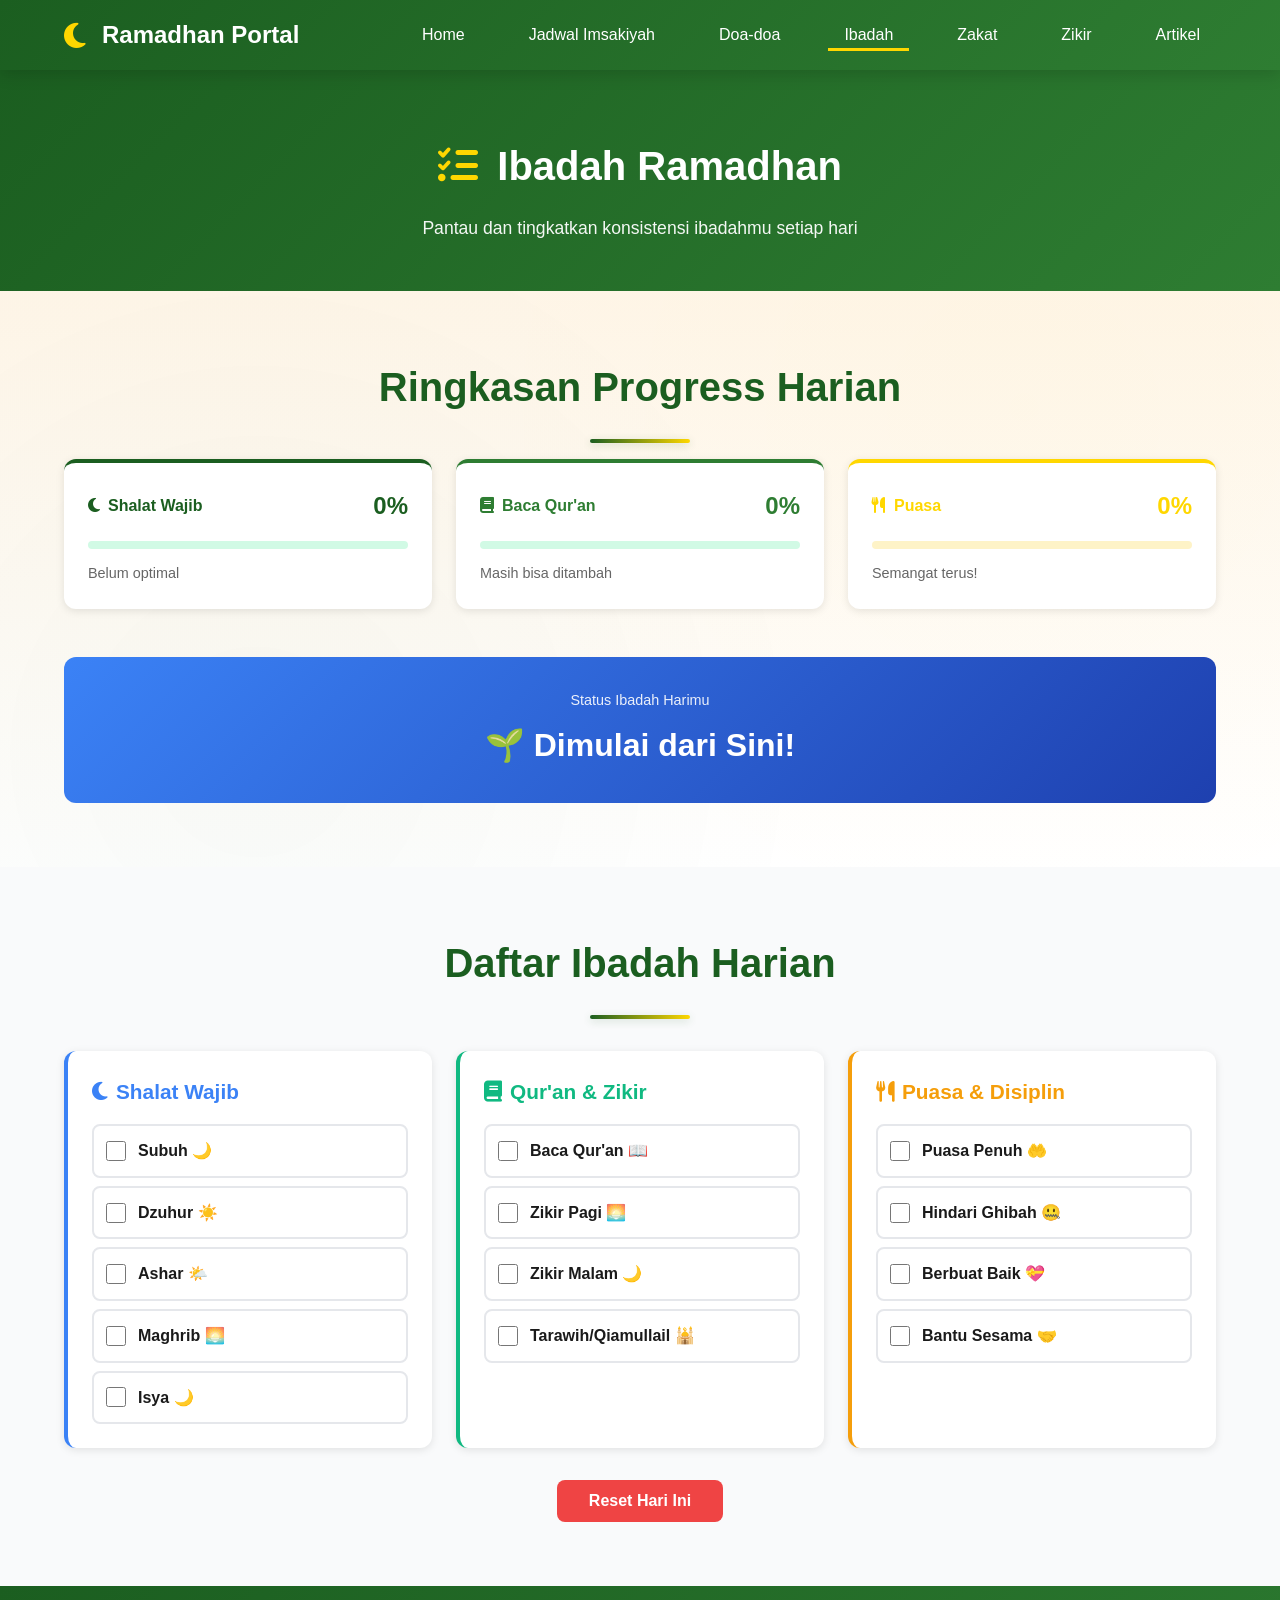
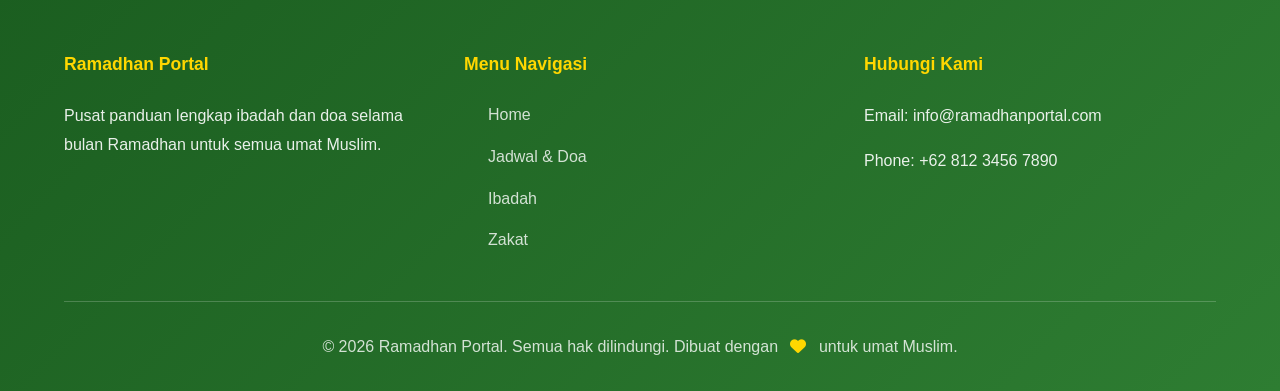
<file: pages/todo.html>
<!DOCTYPE html>
<html lang="id">
<head>
    <meta charset="UTF-8">
    <meta name="viewport" content="width=device-width, initial-scale=1.0, viewport-fit=cover">
    <meta name="description" content="Ibadah Ramadhan 2026 - Checklist harian untuk shalat, quran, dan puasa">
    <meta name="theme-color" content="#1b5e20">
    <title>Ibadah - Ramadhan Portal</title>
    <link rel="stylesheet" href="../css/style.css">
    <link rel="stylesheet" href="https://cdnjs.cloudflare.com/ajax/libs/font-awesome/6.4.0/css/all.min.css" media="print" onload="this.media='all'">
</head>
<body>
    <!-- HEADER & NAVIGATION -->
    <header class="header">
        <nav class="navbar">
            <div class="navbar-container">
                <div class="navbar-logo">
                    <a href="../index.html">
                        <i class="fas fa-moon"></i> Ramadhan Portal
                    </a>
                </div>
                <div class="menu-toggle" id="menuToggle">
                    <span></span>
                    <span></span>
                    <span></span>
                </div>
                <ul class="nav-menu" id="navMenu">
                    <li class="nav-item">
                        <a href="../index.html" class="nav-link">Home</a>
                    </li>
                    <li class="nav-item">
                        <a href="imsakiyah.html" class="nav-link">Jadwal Imsakiyah</a>
                    </li>
                    <li class="nav-item">
                        <a href="doa.html" class="nav-link">Doa-doa</a>
                    </li>
                    <li class="nav-item">
                        <a href="todo.html" class="nav-link active">Ibadah</a>
                    </li>
                    <li class="nav-item">
                        <a href="zakat.html" class="nav-link">Zakat</a>
                    </li>
                    <li class="nav-item">
                        <a href="zikir.html" class="nav-link">Zikir</a>
                    </li>
                    <li class="nav-item">
                        <a href="artikel.html" class="nav-link">Artikel</a>
                    </li>
                </ul>
            </div>
        </nav>
    </header>

    <!-- MAIN CONTENT -->
    <main class="main-content">
        <!-- HERO SECTION -->
        <section style="background: linear-gradient(135deg, var(--primary-green) 0%, var(--secondary-green) 100%); color: white; padding: 4rem var(--spacing-md) 3rem; text-align: center;">
            <div style="max-width: 800px; margin: 0 auto;">
                <h1 style="font-size: 2.5rem; font-weight: 800; margin-bottom: 1rem;"><i class="fas fa-tasks" style="color: var(--primary-gold); margin-right: 0.5rem;"></i> Ibadah Ramadhan</h1>
                <p style="font-size: 1.1rem; color: rgba(255, 255, 255, 0.95);">Pantau dan tingkatkan konsistensi ibadahmu setiap hari</p>
            </div>
        </section>

        <!-- PROGRESS SUMMARY -->
        <section class="fitur">
            <div class="container">
                <h2 class="section-title">Ringkasan Progress Harian</h2>
                
                <div style="display: grid; grid-template-columns: repeat(auto-fit, minmax(200px, 1fr)); gap: 1.5rem; margin-bottom: 3rem;">
                    <!-- Shalat Progress -->
                    <div style="background: white; border-radius: 12px; padding: 1.5rem; box-shadow: var(--shadow-light); border-top: 4px solid var(--primary-green);">
                        <div style="display: flex; justify-content: space-between; align-items: center; margin-bottom: 1rem;">
                            <p style="font-weight: 700; color: var(--primary-green); font-size: 1rem;">
                                <i class="fas fa-moon" style="margin-right: 0.5rem;"></i>Shalat Wajib
                            </p>
                            <span id="shalat-percent" style="font-size: 1.5rem; font-weight: 800; color: var(--primary-green);">0%</span>
                        </div>
                        <div style="background: #d1fae5; border-radius: 8px; height: 8px; overflow: hidden;">
                            <div id="shalat-bar" style="background: var(--primary-green); height: 100%; width: 0%; transition: width 0.3s ease;"></div>
                        </div>
                        <p id="shalat-status" style="color: var(--text-light); font-size: 0.9rem; margin-top: 0.8rem;">Belum optimal</p>
                    </div>

                    <!-- Quran Progress -->
                    <div style="background: white; border-radius: 12px; padding: 1.5rem; box-shadow: var(--shadow-light); border-top: 4px solid var(--secondary-green);">
                        <div style="display: flex; justify-content: space-between; align-items: center; margin-bottom: 1rem;">
                            <p style="font-weight: 700; color: var(--secondary-green); font-size: 1rem;">
                                <i class="fas fa-book" style="margin-right: 0.5rem;"></i>Baca Qur'an
                            </p>
                            <span id="quran-percent" style="font-size: 1.5rem; font-weight: 800; color: var(--secondary-green);">0%</span>
                        </div>
                        <div style="background: #d1fae5; border-radius: 8px; height: 8px; overflow: hidden;">
                            <div id="quran-bar" style="background: var(--secondary-green); height: 100%; width: 0%; transition: width 0.3s ease;"></div>
                        </div>
                        <p id="quran-status" style="color: var(--text-light); font-size: 0.9rem; margin-top: 0.8rem;">Masih bisa ditambah</p>
                    </div>

                    <!-- Puasa Progress -->
                    <div style="background: white; border-radius: 12px; padding: 1.5rem; box-shadow: var(--shadow-light); border-top: 4px solid var(--primary-gold);">
                        <div style="display: flex; justify-content: space-between; align-items: center; margin-bottom: 1rem;">
                            <p style="font-weight: 700; color: var(--primary-gold); font-size: 1rem;">
                                <i class="fas fa-utensils" style="margin-right: 0.5rem;"></i>Puasa
                            </p>
                            <span id="puasa-percent" style="font-size: 1.5rem; font-weight: 800; color: var(--primary-gold);">0%</span>
                        </div>
                        <div style="background: #fef3c7; border-radius: 8px; height: 8px; overflow: hidden;">
                            <div id="puasa-bar" style="background: var(--primary-gold); height: 100%; width: 0%; transition: width 0.3s ease;"></div>
                        </div>
                        <p id="puasa-status" style="color: var(--text-light); font-size: 0.9rem; margin-top: 0.8rem;">Semangat terus!</p>
                    </div>
                </div>

                <!-- Overall Status -->
                <div style="background: linear-gradient(135deg, #3b82f6 0%, #1e40af 100%); color: white; border-radius: 12px; padding: 2rem; text-align: center;">
                    <p style="font-size: 0.9rem; margin-bottom: 0.5rem; opacity: 0.9;">Status Ibadah Harimu</p>
                    <p id="overall-status" style="font-size: 2rem; font-weight: 800;">💪 Mulai Kuat!</p>
                </div>
            </div>
        </section>

        <!-- CHECKLIST SECTION -->
        <section style="background: #f9fafb; padding: 4rem var(--spacing-md);">
            <div class="container">
                <h2 class="section-title">Daftar Ibadah Harian</h2>
                
                <div style="display: grid; grid-template-columns: repeat(auto-fit, minmax(300px, 1fr)); gap: 1.5rem; margin-top: var(--spacing-lg);">
                    <!-- SHALAT WAJIB -->
                    <div style="background: white; border-radius: 12px; padding: 1.5rem; box-shadow: var(--shadow-light); border-left: 4px solid #3b82f6;">
                        <h3 style="font-size: 1.3rem; color: #3b82f6; font-weight: 700; margin-bottom: 1rem;">
                            <i class="fas fa-moon" style="margin-right: 0.5rem;"></i>Shalat Wajib</h3>
                        <label style="display: flex; align-items: center; padding: 0.75rem; border: 2px solid #e5e7eb; border-radius: 8px; cursor: pointer; margin-bottom: 0.5rem;">
                            <input type="checkbox" onchange="updateProgress()" style="width: 1.25rem; height: 1.25rem; cursor: pointer;" />
                            <span style="margin-left: 0.75rem; font-weight: 600;">Subuh 🌙</span>
                        </label>
                        <label style="display: flex; align-items: center; padding: 0.75rem; border: 2px solid #e5e7eb; border-radius: 8px; cursor: pointer; margin-bottom: 0.5rem;">
                            <input type="checkbox" onchange="updateProgress()" style="width: 1.25rem; height: 1.25rem; cursor: pointer;" />
                            <span style="margin-left: 0.75rem; font-weight: 600;">Dzuhur ☀️</span>
                        </label>
                        <label style="display: flex; align-items: center; padding: 0.75rem; border: 2px solid #e5e7eb; border-radius: 8px; cursor: pointer; margin-bottom: 0.5rem;">
                            <input type="checkbox" onchange="updateProgress()" style="width: 1.25rem; height: 1.25rem; cursor: pointer;" />
                            <span style="margin-left: 0.75rem; font-weight: 600;">Ashar 🌤️</span>
                        </label>
                        <label style="display: flex; align-items: center; padding: 0.75rem; border: 2px solid #e5e7eb; border-radius: 8px; cursor: pointer; margin-bottom: 0.5rem;">
                            <input type="checkbox" onchange="updateProgress()" style="width: 1.25rem; height: 1.25rem; cursor: pointer;" />
                            <span style="margin-left: 0.75rem; font-weight: 600;">Maghrib 🌅</span>
                        </label>
                        <label style="display: flex; align-items: center; padding: 0.75rem; border: 2px solid #e5e7eb; border-radius: 8px; cursor: pointer;">
                            <input type="checkbox" onchange="updateProgress()" style="width: 1.25rem; height: 1.25rem; cursor: pointer;" />
                            <span style="margin-left: 0.75rem; font-weight: 600;">Isya 🌙</span>
                        </label>
                    </div>

                    <!-- QUR'AN & ZIKIR -->
                    <div style="background: white; border-radius: 12px; padding: 1.5rem; box-shadow: var(--shadow-light); border-left: 4px solid #10b981;">
                        <h3 style="font-size: 1.3rem; color: #10b981; font-weight: 700; margin-bottom: 1rem;">
                            <i class="fas fa-book" style="margin-right: 0.5rem;"></i>Qur'an & Zikir</h3>
                        <label style="display: flex; align-items: center; padding: 0.75rem; border: 2px solid #e5e7eb; border-radius: 8px; cursor: pointer; margin-bottom: 0.5rem;">
                            <input type="checkbox" onchange="updateProgress()" style="width: 1.25rem; height: 1.25rem; cursor: pointer;" />
                            <span style="margin-left: 0.75rem; font-weight: 600;">Baca Qur'an 📖</span>
                        </label>
                        <label style="display: flex; align-items: center; padding: 0.75rem; border: 2px solid #e5e7eb; border-radius: 8px; cursor: pointer; margin-bottom: 0.5rem;">
                            <input type="checkbox" onchange="updateProgress()" style="width: 1.25rem; height: 1.25rem; cursor: pointer;" />
                            <span style="margin-left: 0.75rem; font-weight: 600;">Zikir Pagi 🌅</span>
                        </label>
                        <label style="display: flex; align-items: center; padding: 0.75rem; border: 2px solid #e5e7eb; border-radius: 8px; cursor: pointer; margin-bottom: 0.5rem;">
                            <input type="checkbox" onchange="updateProgress()" style="width: 1.25rem; height: 1.25rem; cursor: pointer;" />
                            <span style="margin-left: 0.75rem; font-weight: 600;">Zikir Malam 🌙</span>
                        </label>
                        <label style="display: flex; align-items: center; padding: 0.75rem; border: 2px solid #e5e7eb; border-radius: 8px; cursor: pointer;">
                            <input type="checkbox" onchange="updateProgress()" style="width: 1.25rem; height: 1.25rem; cursor: pointer;" />
                            <span style="margin-left: 0.75rem; font-weight: 600;">Tarawih/Qiamullail 🕌</span>
                        </label>
                    </div>

                    <!-- PUASA & DISIPLIN DIRI -->
                    <div style="background: white; border-radius: 12px; padding: 1.5rem; box-shadow: var(--shadow-light); border-left: 4px solid #f59e0b;">
                        <h3 style="font-size: 1.3rem; color: #f59e0b; font-weight: 700; margin-bottom: 1rem;">
                            <i class="fas fa-utensils" style="margin-right: 0.5rem;"></i>Puasa & Disiplin</h3>
                        <label style="display: flex; align-items: center; padding: 0.75rem; border: 2px solid #e5e7eb; border-radius: 8px; cursor: pointer; margin-bottom: 0.5rem;">
                            <input type="checkbox" onchange="updateProgress()" style="width: 1.25rem; height: 1.25rem; cursor: pointer;" />
                            <span style="margin-left: 0.75rem; font-weight: 600;">Puasa Penuh 🤲</span>
                        </label>
                        <label style="display: flex; align-items: center; padding: 0.75rem; border: 2px solid #e5e7eb; border-radius: 8px; cursor: pointer; margin-bottom: 0.5rem;">
                            <input type="checkbox" onchange="updateProgress()" style="width: 1.25rem; height: 1.25rem; cursor: pointer;" />
                            <span style="margin-left: 0.75rem; font-weight: 600;">Hindari Ghibah 🤐</span>
                        </label>
                        <label style="display: flex; align-items: center; padding: 0.75rem; border: 2px solid #e5e7eb; border-radius: 8px; cursor: pointer; margin-bottom: 0.5rem;">
                            <input type="checkbox" onchange="updateProgress()" style="width: 1.25rem; height: 1.25rem; cursor: pointer;" />
                            <span style="margin-left: 0.75rem; font-weight: 600;">Berbuat Baik 💝</span>
                        </label>
                        <label style="display: flex; align-items: center; padding: 0.75rem; border: 2px solid #e5e7eb; border-radius: 8px; cursor: pointer;">
                            <input type="checkbox" onchange="updateProgress()" style="width: 1.25rem; height: 1.25rem; cursor: pointer;" />
                            <span style="margin-left: 0.75rem; font-weight: 600;">Bantu Sesama 🤝</span>
                        </label>
                    </div>
                </div>

                <!-- Reset Button -->
                <div style="text-align: center; margin-top: 2rem;">
                    <button onclick="resetProgress()" style="background: #ef4444; color: white; padding: 0.75rem 2rem; border-radius: 8px; border: none; font-weight: 600; font-size: 1rem; cursor: pointer;">
                        Reset Hari Ini
                    </button>
                </div>
            </div>
        </section>
    </main>

    <!-- FOOTER -->
    <footer class="footer">
        <div class="container">
            <div class="footer-content">
                <div class="footer-section">
                    <h4>Ramadhan Portal</h4>
                    <p>Pusat panduan lengkap ibadah dan doa selama bulan Ramadhan untuk semua umat Muslim.</p>
                </div>
                <div class="footer-section">
                    <h4>Menu Navigasi</h4>
                    <ul>
                        <li><a href="../index.html">Home</a></li>
                        <li><a href="jadwal.html">Jadwal & Doa</a></li>
                        <li><a href="todo.html">Ibadah</a></li>
                        <li><a href="zakat.html">Zakat</a></li>
                    </ul>
                </div>
                <div class="footer-section">
                    <h4>Hubungi Kami</h4>
                    <p>Email: info@ramadhanportal.com</p>
                    <p>Phone: +62 812 3456 7890</p>
                </div>
            </div>
            <div class="footer-bottom">
                <p>&copy; 2026 Ramadhan Portal. Semua hak dilindungi. Dibuat dengan <i class="fas fa-heart"></i> untuk umat Muslim.</p>
            </div>
        </div>
    </footer>

    <script src="../js/script.js"></script>
    <script>
        function updateProgress() {
            const checkboxes = document.querySelectorAll('input[type="checkbox"]');
            let totalChecked = 0;
            checkboxes.forEach(cb => { if (cb.checked) totalChecked++; });
            
            const shalatCheckboxes = Array.from(checkboxes).slice(0, 5);
            const shalatChecked = shalatCheckboxes.filter(cb => cb.checked).length;
            const shalatPercent = Math.round((shalatChecked / 5) * 100);
            document.getElementById('shalat-bar').style.width = shalatPercent + '%';
            document.getElementById('shalat-percent').textContent = shalatPercent + '%';
            document.getElementById('shalat-status').textContent = shalatPercent >= 80 ? '✓ Sempurna!' : shalatPercent >= 50 ? 'Terus berjuang!' : 'Belum optimal';

            const quranCheckboxes = Array.from(checkboxes).slice(5, 9);
            const quranChecked = quranCheckboxes.filter(cb => cb.checked).length;
            const quranPercent = Math.round((quranChecked / 4) * 100);
            document.getElementById('quran-bar').style.width = quranPercent + '%';
            document.getElementById('quran-percent').textContent = quranPercent + '%';
            document.getElementById('quran-status').textContent = quranPercent >= 75 ? '✓ Luar biasa!' : quranPercent >= 50 ? 'Bagus!' : 'Masih bisa ditambah';

            const puasaCheckboxes = Array.from(checkboxes).slice(9);
            const puasaChecked = puasaCheckboxes.filter(cb => cb.checked).length;
            const puasaPercent = Math.round((puasaChecked / 4) * 100);
            document.getElementById('puasa-bar').style.width = puasaPercent + '%';
            document.getElementById('puasa-percent').textContent = puasaPercent + '%';
            document.getElementById('puasa-status').textContent = puasaPercent >= 75 ? '✓ Sempurna!' : puasaPercent >= 50 ? 'Baik!' : 'Semangat terus!';

            const totalPercent = Math.round((totalChecked / checkboxes.length) * 100);
            let statusText = '';
            if (totalPercent >= 80) statusText = '🌟 Alhamdulillah Sempurna!';
            else if (totalPercent >= 60) statusText = '💪 Terus Berjuang!';
            else if (totalPercent >= 30) statusText = '🙏 Mulai Kuat!';
            else statusText = '🌱 Dimulai dari Sini!';
            
            document.getElementById('overall-status').textContent = statusText;
        }

        function resetProgress() {
            const checkboxes = document.querySelectorAll('input[type="checkbox"]');
            checkboxes.forEach(cb => cb.checked = false);
            updateProgress();
        }

        document.addEventListener('DOMContentLoaded', updateProgress);
    </script>
</body>
</html>
</file>
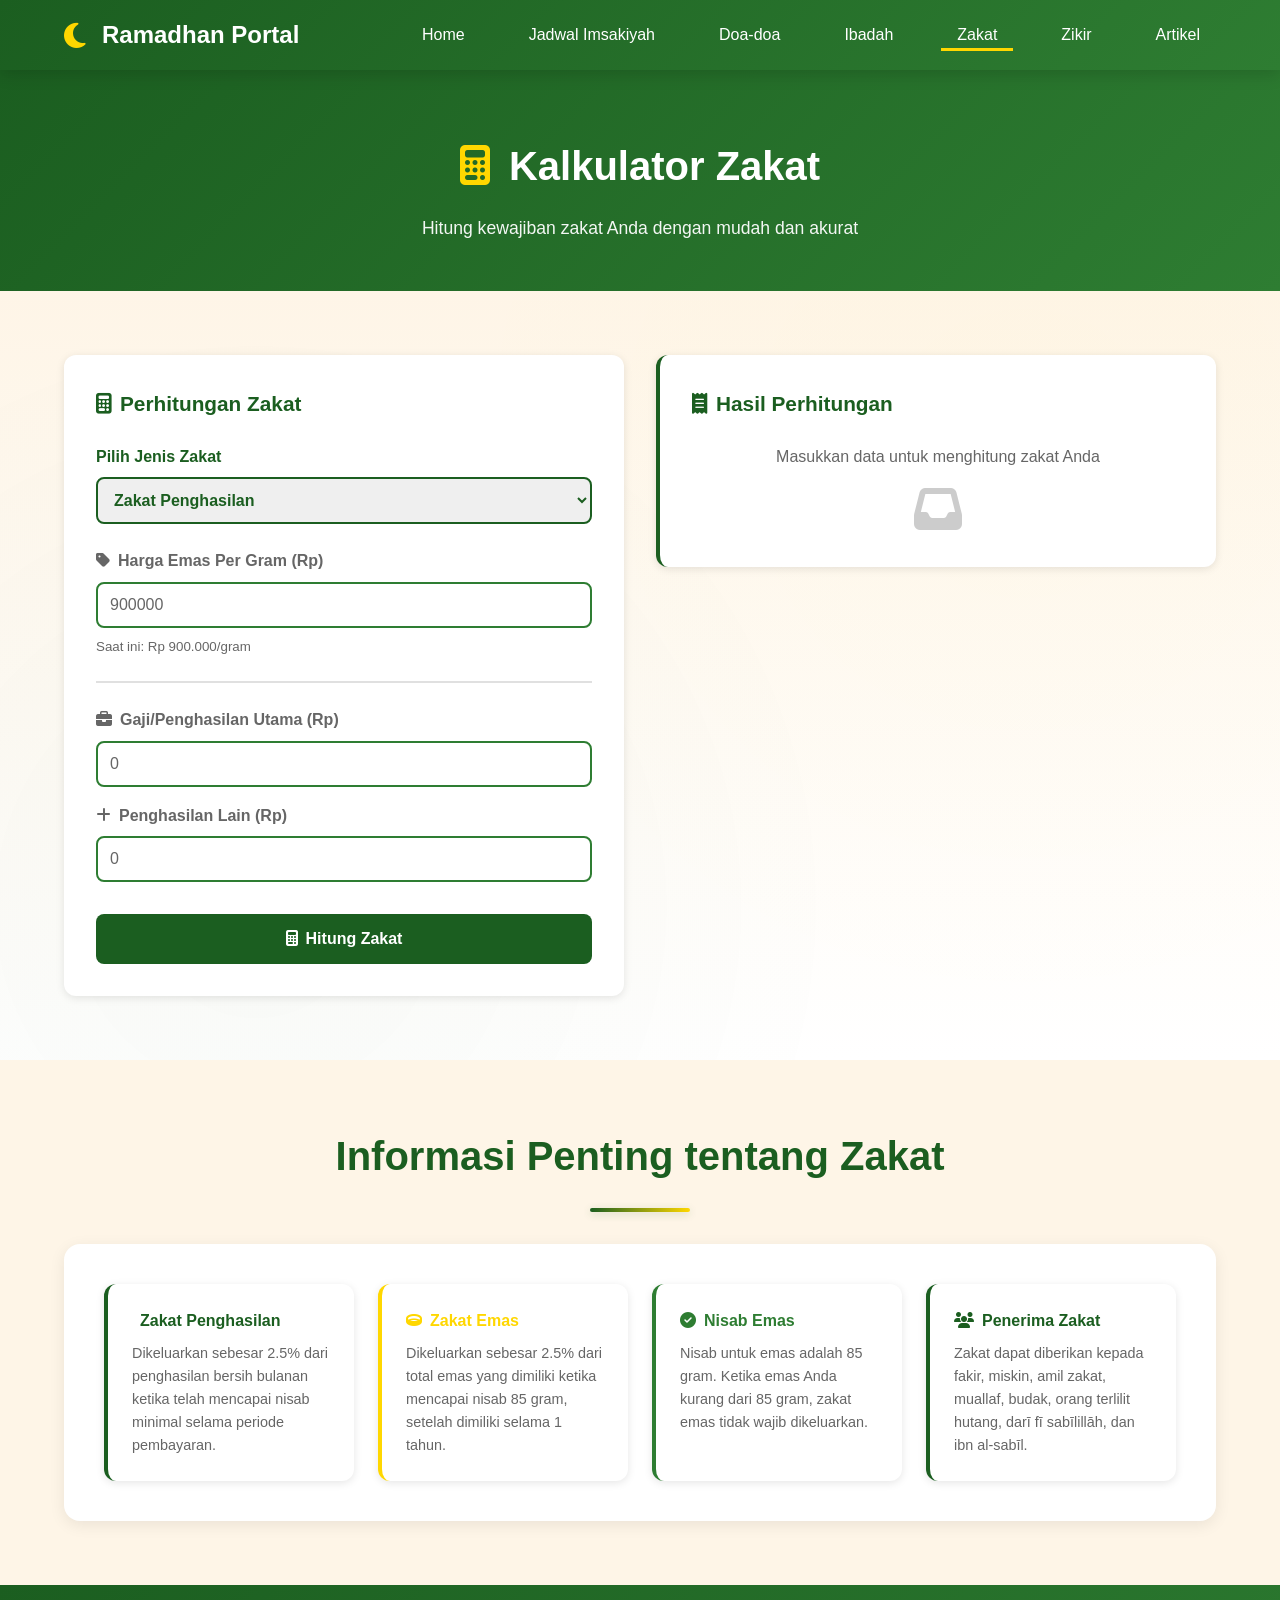
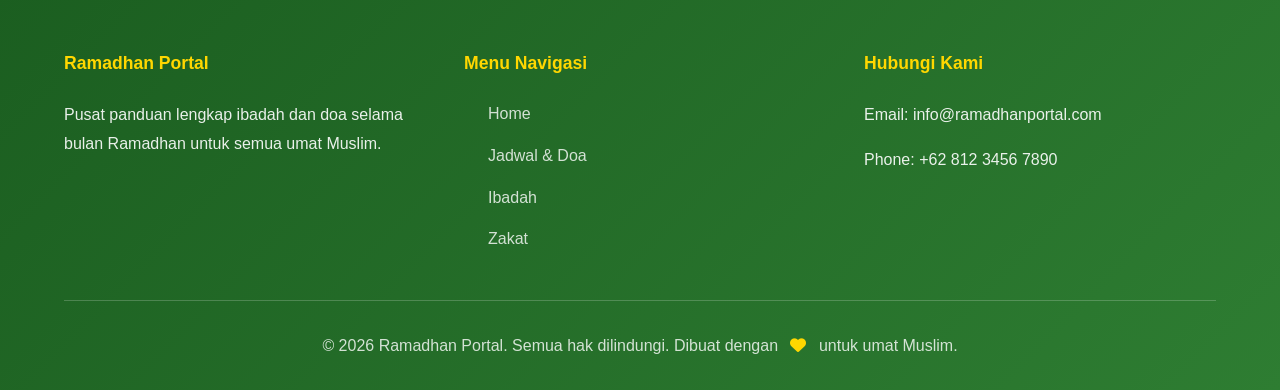
<file: pages/zakat.html>
<!DOCTYPE html>
<html lang="id">
<head>
    <meta charset="UTF-8">
    <meta name="viewport" content="width=device-width, initial-scale=1.0, viewport-fit=cover">
    <meta name="description" content="Kalkulator Zakat Ramadhan 2026 - Hitung zakat penghasilan dan emas dengan akurat">
    <meta name="theme-color" content="#1b5e20">
    <title>Kalkulator Zakat - Ramadhan Portal</title>
    <link rel="stylesheet" href="../css/style.css">
    <link rel="stylesheet" href="https://cdnjs.cloudflare.com/ajax/libs/font-awesome/6.4.0/css/all.min.css" media="print" onload="this.media='all'">
</head>
<body>
    <!-- HEADER & NAVIGATION -->
    <header class="header">
        <nav class="navbar">
            <div class="navbar-container">
                <div class="navbar-logo">
                    <a href="../index.html">
                        <i class="fas fa-moon"></i> Ramadhan Portal
                    </a>
                </div>
                <div class="menu-toggle" id="menuToggle">
                    <span></span>
                    <span></span>
                    <span></span>
                </div>
                <ul class="nav-menu" id="navMenu">
                    <li class="nav-item">
                        <a href="../index.html" class="nav-link">Home</a>
                    </li>
                    <li class="nav-item">
                        <a href="imsakiyah.html" class="nav-link">Jadwal Imsakiyah</a>
                    </li>
                    <li class="nav-item">
                        <a href="doa.html" class="nav-link">Doa-doa</a>
                    </li>
                    <li class="nav-item">
                        <a href="todo.html" class="nav-link">Ibadah</a>
                    </li>
                    <li class="nav-item">
                        <a href="zakat.html" class="nav-link active">Zakat</a>
                    </li>
                    <li class="nav-item">
                        <a href="zikir.html" class="nav-link">Zikir</a>
                    </li>
                    <li class="nav-item">
                        <a href="artikel.html" class="nav-link">Artikel</a>
                    </li>
                </ul>
            </div>
        </nav>
    </header>

    <!-- MAIN CONTENT -->
    <main class="main-content">
        <!-- HERO SECTION -->
        <section style="background: linear-gradient(135deg, var(--primary-green) 0%, var(--secondary-green) 100%); color: white; padding: 4rem var(--spacing-md) 3rem; text-align: center;">
            <div style="max-width: 800px; margin: 0 auto;">
                <h1 style="font-size: 2.5rem; font-weight: 800; margin-bottom: 1rem; color: white;"><i class="fas fa-calculator" style="color: var(--primary-gold); margin-right: 0.5rem;"></i> Kalkulator Zakat</h1>
                <p style="font-size: 1.1rem; color: white; opacity: 0.95;">Hitung kewajiban zakat Anda dengan mudah dan akurat</p>
            </div>
        </section>

        <!-- CALCULATOR SECTION -->
        <section class="fitur">
            <div class="container">
                <div style="display: grid; grid-template-columns: repeat(auto-fit, minmax(300px, 1fr)); gap: 2rem;">
                    <!-- Input Form -->
                    <div style="background: white; border-radius: 12px; padding: 2rem; box-shadow: var(--shadow-light);">
                        <h3 style="font-size: 1.3rem; color: var(--primary-green); font-weight: 700; margin-bottom: 1.5rem;">
                            <i class="fas fa-calculator" style="margin-right: 0.5rem;"></i>Perhitungan Zakat
                        </h3>

                        <!-- Jenis Zakat Selection -->
                        <div style="margin-bottom: 1.5rem;">
                            <label style="font-weight: 700; color: var(--primary-green); margin-bottom: 0.5rem; display: block;">Pilih Jenis Zakat</label>
                            <select id="zakatType" onchange="changeZakatType()" style="width: 100%; padding: 0.75rem; border-radius: 8px; border: 2px solid var(--primary-green); font-size: 1rem; font-weight: 600; color: var(--primary-green); cursor: pointer;">
                                <option value="penghasilan">Zakat Penghasilan</option>
                                <option value="emas">Zakat Emas</option>
                            </select>
                        </div>

                        <!-- Harga Emas Per Gram -->
                        <div id="goldPriceContainer" style="margin-bottom: 1.5rem; padding-bottom: 1.5rem; border-bottom: 2px solid var(--border-color);">
                            <label style="font-weight: 700; color: #666; margin-bottom: 0.5rem; display: block;">
                                <i class="fas fa-tag" style="margin-right: 0.5rem;"></i>Harga Emas Per Gram (Rp)
                            </label>
                                            <input type="number" id="goldPrice" value="900000" style="width: 100%; padding: 0.75rem; border-radius: 8px; border: 2px solid var(--secondary-green); font-size: 1rem; color: var(--text-light);" placeholder="Masukkan harga emas per gram">
                            <small style="color: var(--text-light); margin-top: 0.5rem; display: block;">Saat ini: Rp <span id="goldPriceDisplay">900.000</span>/gram</small>
                        </div>

                        <!-- Dynamic Form -->
                        <div id="formContainer">
                            <!-- Zakat Penghasilan Form -->
                            <div id="formPenghasilan">
                                <div style="margin-bottom: 1rem;">
                                    <label style="font-weight: 700; color: #666; margin-bottom: 0.5rem; display: block;">
                                        <i class="fas fa-briefcase" style="margin-right: 0.5rem;"></i>Gaji/Penghasilan Utama (Rp)
                                    </label>
                                    <input type="number" id="salary" value="0" oninput="updateDisplay()" style="width: 100%; padding: 0.75rem; border-radius: 8px; border: 2px solid var(--secondary-green); font-size: 1rem; color: var(--text-light);" placeholder="Masukkan gaji">
                                </div>
                                <div style="margin-bottom: 1rem;">
                                    <label style="font-weight: 700; color: #666; margin-bottom: 0.5rem; display: block;">
                                        <i class="fas fa-plus" style="margin-right: 0.5rem;"></i>Penghasilan Lain (Rp)
                                    </label>
                                    <input type="number" id="otherIncome" value="0" oninput="updateDisplay()" style="width: 100%; padding: 0.75rem; border-radius: 8px; border: 2px solid var(--secondary-green); font-size: 1rem; color: var(--text-light);" placeholder="Bonus, komisi, dll">
                                </div>
                            </div>

                            <!-- Zakat Emas Form -->
                            <div id="formEmas" style="display: none;">
                                <div style="margin-bottom: 1rem;">
                                    <label style="font-weight: 700; color: #666; margin-bottom: 0.5rem; display: block;">
                                        <i class="fas fa-ring" style="margin-right: 0.5rem;"></i>Berat Emas (gram)
                                    </label>
                                    <input type="number" id="goldWeight" value="0" oninput="updateDisplay()" style="width: 100%; padding: 0.75rem; border-radius: 8px; border: 2px solid var(--secondary-green); font-size: 1rem; color: var(--text-light);" placeholder="Masukkan berat emas">
                                </div>
                            </div>
                        </div>

                        <!-- Calculate Button -->
                        <button onclick="calculateZakat()" style="width: 100%; background: var(--primary-green); color: white; padding: 1rem; border-radius: 8px; border: none; font-weight: 700; font-size: 1rem; cursor: pointer; margin-top: 1rem;">
                            <i class="fas fa-calculator" style="margin-right: 0.5rem;"></i>Hitung Zakat
                        </button>
                    </div>

                    <!-- Result Display -->
                    <div>
                        <div id="resultContainer" style="background: white; border-radius: 12px; padding: 2rem; box-shadow: var(--shadow-light); border-left: 4px solid var(--primary-green);">
                            <h3 style="font-size: 1.3rem; color: var(--primary-green); font-weight: 700; margin-bottom: 1.5rem;">
                                <i class="fas fa-receipt" style="margin-right: 0.5rem;"></i>Hasil Perhitungan
                            </h3>

                            <div id="resultContent" style="text-align: center;">
                                <p style="color: var(--text-light); font-size: 1rem; margin-bottom: 1rem;">Masukkan data untuk menghitung zakat Anda</p>
                                <i class="fas fa-inbox" style="font-size: 3rem; color: #ccc;"></i>
                            </div>

                            <div id="zakatResult" style="display: none; margin-top: 1rem;">
                                <div style="background: var(--primary-cream); padding: 1.5rem; border-radius: 8px; margin-bottom: 1rem;">
                                    <p style="color: var(--text-light); font-size: 0.9rem; margin-bottom: 0.5rem;">Jumlah Zakat yang Wajib Dikeluarkan:</p>
                                    <p id="zakatAmount" style="font-size: 2rem; font-weight: 800; color: var(--primary-green);">Rp 0</p>
                                </div>
                                <div id="statusInfo" style="background: #ecfdf5; border-left: 4px solid #10b981; padding: 1rem; border-radius: 8px;">
                                    <p id="statusMessage" style="color: #10b981; font-weight: 600;">Zakat Wajib Dikeluarkan</p>
                                </div>
                            </div>
                        </div>
                    </div>
                </div>
            </div>
        </section>

        <!-- INFO SECTION -->
        <section style="background: var(--primary-cream); padding: 4rem var(--spacing-md);">
            <div class="container">
                <h2 class="section-title">Informasi Penting tentang Zakat</h2>
                
                <div class="features-grid">
                    <div style="background: white; border-radius: 12px; padding: 1.5rem; box-shadow: var(--shadow-light); border-left: 4px solid var(--primary-green);">
                        <h4 style="color: var(--primary-green); font-weight: 700; margin-bottom: 0.5rem;">
                            <i class="fas fa-coin" style="margin-right: 0.5rem;"></i>Zakat Penghasilan
                        </h4>
                        <p style="color: var(--text-light); font-size: 0.9rem;">Dikeluarkan sebesar 2.5% dari penghasilan bersih bulanan ketika telah mencapai nisab minimal selama periode pembayaran.</p>
                    </div>
                    <div style="background: white; border-radius: 12px; padding: 1.5rem; box-shadow: var(--shadow-light); border-left: 4px solid var(--primary-gold);">
                        <h4 style="color: var(--primary-gold); font-weight: 700; margin-bottom: 0.5rem;">
                            <i class="fas fa-ring" style="margin-right: 0.5rem;"></i>Zakat Emas
                        </h4>
                        <p style="color: var(--text-light); font-size: 0.9rem;">Dikeluarkan sebesar 2.5% dari total emas yang dimiliki ketika mencapai nisab 85 gram, setelah dimiliki selama 1 tahun.</p>
                    </div>
                    <div style="background: white; border-radius: 12px; padding: 1.5rem; box-shadow: var(--shadow-light); border-left: 4px solid var(--secondary-green);">
                        <h4 style="color: var(--secondary-green); font-weight: 700; margin-bottom: 0.5rem;">
                            <i class="fas fa-check-circle" style="margin-right: 0.5rem;"></i>Nisab Emas
                        </h4>
                        <p style="color: var(--text-light); font-size: 0.9rem;">Nisab untuk emas adalah 85 gram. Ketika emas Anda kurang dari 85 gram, zakat emas tidak wajib dikeluarkan.</p>
                    </div>
                    <div style="background: white; border-radius: 12px; padding: 1.5rem; box-shadow: var(--shadow-light); border-left: 4px solid var(--primary-green);">
                        <h4 style="color: var(--primary-green); font-weight: 700; margin-bottom: 0.5rem;">
                            <i class="fas fa-users" style="margin-right: 0.5rem;"></i>Penerima Zakat
                        </h4>
                        <p style="color: var(--text-light); font-size: 0.9rem;">Zakat dapat diberikan kepada fakir, miskin, amil zakat, muallaf, budak, orang terlilit hutang, darī fī sabīlillāh, dan ibn al-sabīl.</p>
                    </div>
                </div>
            </div>
        </section>
    </main>

    <!-- FOOTER -->
    <footer class="footer">
        <div class="container">
            <div class="footer-content">
                <div class="footer-section">
                    <h4>Ramadhan Portal</h4>
                    <p>Pusat panduan lengkap ibadah dan doa selama bulan Ramadhan untuk semua umat Muslim.</p>
                </div>
                <div class="footer-section">
                    <h4>Menu Navigasi</h4>
                    <ul>
                        <li><a href="../index.html">Home</a></li>
                        <li><a href="jadwal.html">Jadwal & Doa</a></li>
                        <li><a href="todo.html">Ibadah</a></li>
                        <li><a href="zakat.html">Zakat</a></li>
                    </ul>
                </div>
                <div class="footer-section">
                    <h4>Hubungi Kami</h4>
                    <p>Email: info@ramadhanportal.com</p>
                    <p>Phone: +62 812 3456 7890</p>
                </div>
            </div>
            <div class="footer-bottom">
                <p>&copy; 2026 Ramadhan Portal. Semua hak dilindungi. Dibuat dengan <i class="fas fa-heart"></i> untuk umat Muslim.</p>
            </div>
        </div>
    </footer>

    <script src="../js/script.js"></script>
    <script>
        function updateDisplay() {
            const goldPrice = parseFloat(document.getElementById('goldPrice').value) || 900000;
            document.getElementById('goldPriceDisplay').textContent = new Intl.NumberFormat('id-ID').format(goldPrice);
        }

        function changeZakatType() {
            const zakatType = document.getElementById('zakatType').value;
            const formPenghasilan = document.getElementById('formPenghasilan');
            const formEmas = document.getElementById('formEmas');
            const goldPriceContainer = document.getElementById('goldPriceContainer');
            
            if (zakatType === 'penghasilan') {
                formPenghasilan.style.display = 'block';
                formEmas.style.display = 'none';
                goldPriceContainer.style.display = 'block';
            } else {
                formPenghasilan.style.display = 'none';
                formEmas.style.display = 'block';
                goldPriceContainer.style.display = 'block';
            }

            document.getElementById('zakatResult').style.display = 'none';
            document.getElementById('resultContent').style.display = 'block';
        }

        function calculateZakat() {
            const zakatType = document.getElementById('zakatType').value;
            let zakatAmount = 0;
            let isWajibZakat = false;
            let message = '';

            if (zakatType === 'penghasilan') {
                const goldPrice = parseFloat(document.getElementById('goldPrice').value) || 900000;
                const salary = parseFloat(document.getElementById('salary').value) || 0;
                const otherIncome = parseFloat(document.getElementById('otherIncome').value) || 0;
                const monthlyAmount = salary + otherIncome;
                const nisabPerMonth = (goldPrice * 85) / 12;

                if (monthlyAmount >= nisabPerMonth) {
                    isWajibZakat = true;
                    zakatAmount = monthlyAmount * 0.025;
                } else {
                    isWajibZakat = false;
                    zakatAmount = 0;
                }
            } else {
                const goldPrice = parseFloat(document.getElementById('goldPrice').value) || 900000;
                const goldWeight = parseFloat(document.getElementById('goldWeight').value) || 0;
                const goldValue = goldWeight * goldPrice;
                const nisab = 85 * goldPrice;

                if (goldWeight >= 85) {
                    isWajibZakat = true;
                    zakatAmount = goldValue * 0.025;
                } else {
                    isWajibZakat = false;
                    zakatAmount = 0;
                }
            }

            document.getElementById('zakatAmount').textContent = 'Rp ' + new Intl.NumberFormat('id-ID').format(Math.round(zakatAmount));
            
            const statusMsg = document.getElementById('statusMessage');
            const statusInfo = document.getElementById('statusInfo');
            
            if (isWajibZakat && zakatAmount > 0) {
                statusMsg.textContent = '✓ Zakat Wajib Dikeluarkan';
                statusInfo.style.background = '#e8f5e9';
                statusInfo.style.borderLeftColor = 'var(--primary-green)';
                statusMsg.style.color = 'var(--primary-green)';
            } else {
                statusMsg.textContent = '⚠️ Zakat Belum Wajib atau Nihil';
                statusInfo.style.background = '#fef5e7';
                statusInfo.style.borderLeftColor = 'var(--primary-gold)';
                statusMsg.style.color = '#b8860b';
            }

            document.getElementById('resultContent').style.display = 'none';
            document.getElementById('zakatResult').style.display = 'block';
        }

        document.addEventListener('DOMContentLoaded', function() {
            changeZakatType();
            updateDisplay();
        });
    </script>
</body>
</html>
</file>
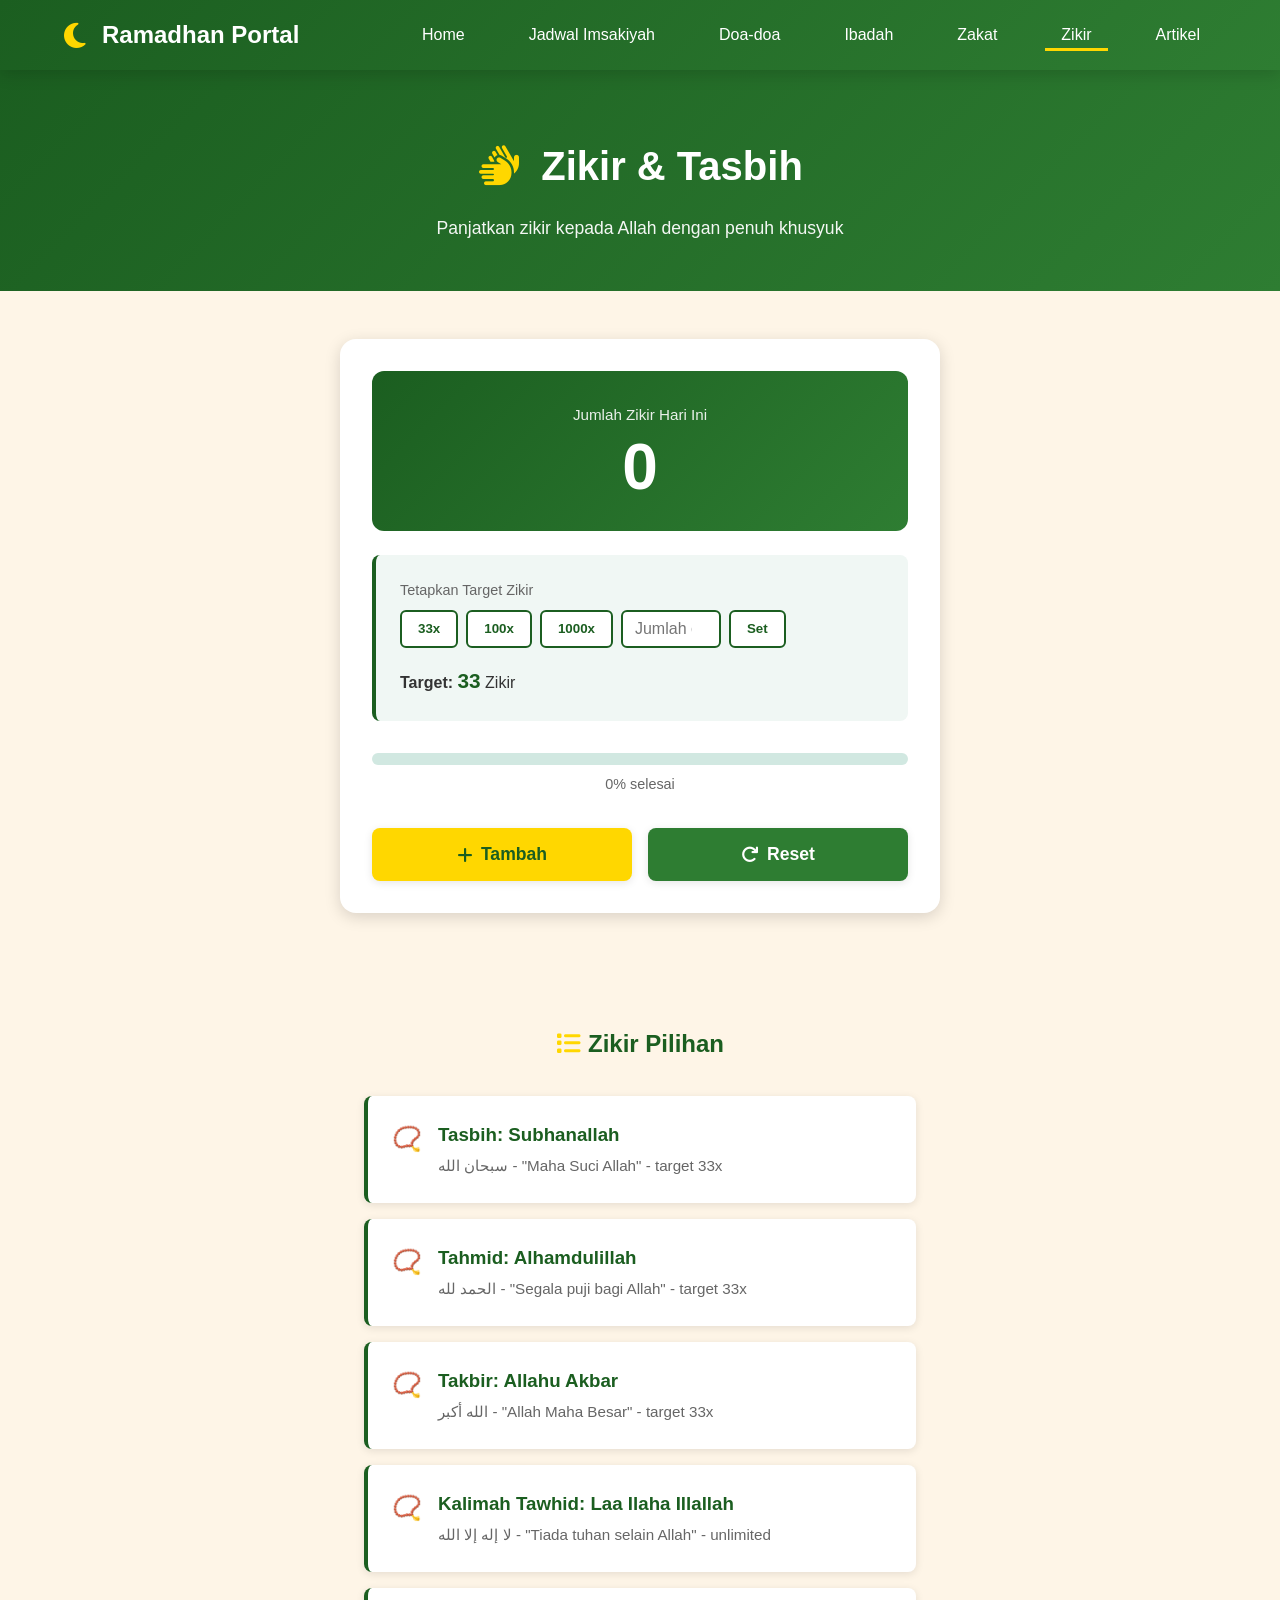
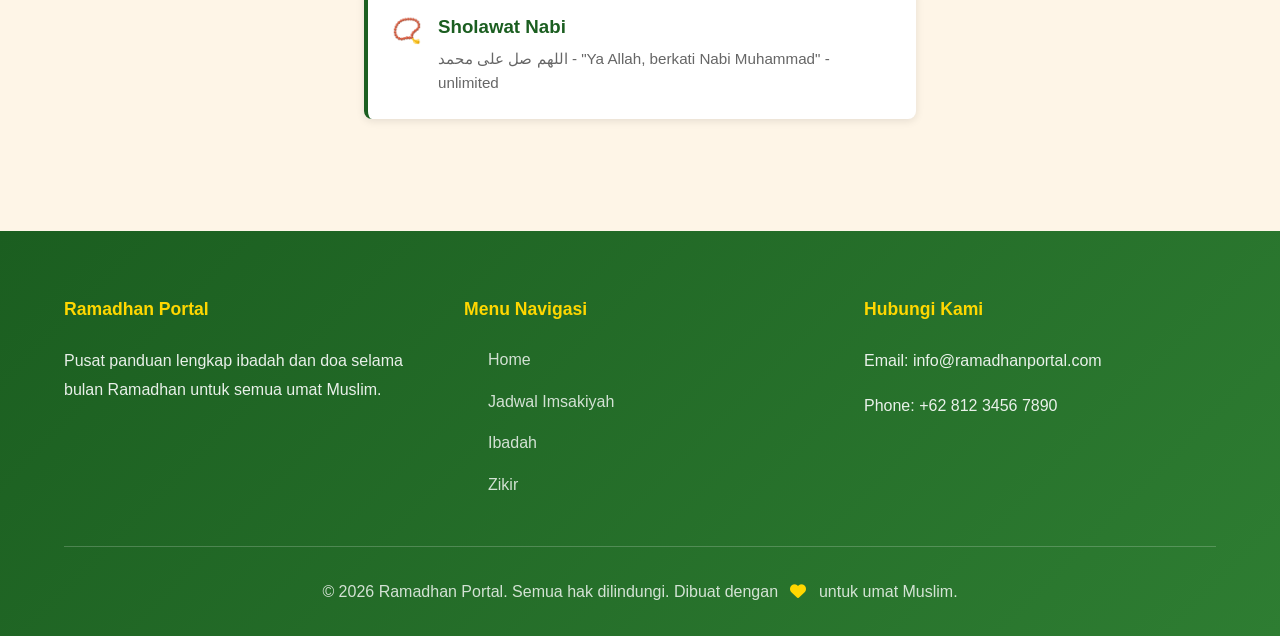
<file: pages/zikir.html>
<!DOCTYPE html>
<html lang="id">
<head>
    <meta charset="UTF-8">
    <meta name="viewport" content="width=device-width, initial-scale=1.0, viewport-fit=cover">
    <meta name="description" content="Zikir & Tasbih Ramadhan 2026 - Hitung dan lacak zikir harian dengan target yang dapat disesuaikan">
    <meta name="theme-color" content="#1b5e20">
    <meta name="mobile-web-app-capable" content="yes">
    <meta name="apple-mobile-web-app-capable" content="yes">
    <meta name="apple-mobile-web-app-status-bar-style" content="black-translucent">
    <title>Zikir - Portal Ramadhan 2026</title>
    <link rel="stylesheet" href="../css/style.css">
    <link rel="stylesheet" media="print" onload="this.media='all'" href="https://cdnjs.cloudflare.com/ajax/libs/font-awesome/6.4.0/css/all.min.css">
    <style>
        * {
            margin: 0;
            padding: 0;
            box-sizing: border-box;
        }

        :root {
            --primary-green: #1b5e20;
            --secondary-green: #2e7d32;
            --primary-gold: #ffd700;
            --primary-cream: #fef5e7;
            --text-dark: #333;
            --text-light: #666;
            --spacing-xs: 0.5rem;
            --spacing-sm: 1rem;
            --spacing-md: 1.5rem;
            --spacing-lg: 2rem;
            --spacing-xl: 3rem;
            --shadow-light: 0 2px 8px rgba(0, 0, 0, 0.1);
            --shadow-medium: 0 4px 16px rgba(0, 0, 0, 0.15);
            --shadow-dark: 0 8px 24px rgba(0, 0, 0, 0.2);
        }

        body {
            font-family: 'Segoe UI', Tahoma, Geneva, Verdana, sans-serif;
            background-color: var(--primary-cream);
            color: var(--text-dark);
            line-height: 1.6;
        }

        /* Hero Section */
        .hero-section {
            background: linear-gradient(135deg, var(--primary-green) 0%, var(--secondary-green) 100%);
            color: white;
            padding: 4rem 1.5rem 3rem;
            text-align: center;
            margin-bottom: 3rem;
        }

        .hero-section h1 {
            font-size: 2.5rem;
            font-weight: 800;
            margin-bottom: 1rem;
        }

        .hero-section i {
            color: var(--primary-gold);
            margin-right: 0.5rem;
        }

        .hero-section p {
            font-size: 1.1rem;
            opacity: 0.95;
        }
        .counter-container {
            max-width: 600px;
            margin: 0 auto 3rem;
            background: white;
            border-radius: 16px;
            padding: 2rem;
            box-shadow: var(--shadow-medium);
        }

        .counter-display {
            background: linear-gradient(135deg, var(--primary-green) 0%, var(--secondary-green) 100%);
            color: white;
            border-radius: 12px;
            padding: 2rem;
            text-align: center;
            margin-bottom: 1.5rem;
        }

        .counter-label {
            font-size: 0.95rem;
            opacity: 0.9;
            margin-bottom: 0.5rem;
        }

        #counter {
            font-size: 4rem;
            font-weight: 800;
            line-height: 1;
        }

        /* Target Section */
        .target-section {
            background: #f0f7f4;
            border-left: 4px solid var(--primary-green);
            padding: 1.5rem;
            border-radius: 8px;
            margin-bottom: 2rem;
        }

        .target-label {
            font-size: 0.9rem;
            color: var(--text-light);
            margin-bottom: 0.5rem;
        }

        .target-inputs {
            display: flex;
            gap: 0.5rem;
            flex-wrap: wrap;
            margin-bottom: 1rem;
        }

        .target-btn {
            padding: 0.5rem 1rem;
            border: none;
            border-radius: 6px;
            font-weight: 600;
            cursor: pointer;
            transition: all 0.3s ease;
            background: white;
            color: var(--primary-green);
            border: 2px solid var(--primary-green);
        }

        .target-btn:hover {
            background: var(--primary-green);
            color: white;
        }

        .target-btn.active {
            background: var(--primary-green);
            color: white;
        }

        #customTarget {
            padding: 0.5rem 0.75rem;
            border: 2px solid var(--primary-green);
            border-radius: 6px;
            font-size: 1rem;
            width: 100px;
        }

        .target-value {
            font-size: 1.3rem;
            font-weight: 700;
            color: var(--primary-green);
        }

        /* Progress Bar */
        .progress-container {
            margin-bottom: 2rem;
        }

        .progress-bar {
            background: #d1e8e1;
            border-radius: 8px;
            height: 12px;
            overflow: hidden;
        }

        .progress-fill {
            background: var(--primary-gold);
            height: 100%;
            transition: width 0.3s ease;
        }

        /* Buttons */
        .button-group {
            display: flex;
            gap: 1rem;
            flex-wrap: wrap;
        }

        .btn {
            flex: 1;
            min-width: 150px;
            padding: 1rem;
            border: none;
            border-radius: 8px;
            font-size: 1.1rem;
            font-weight: 700;
            cursor: pointer;
            transition: all 0.3s ease;
            display: flex;
            align-items: center;
            justify-content: center;
            gap: 0.5rem;
        }

        .btn-add {
            background: var(--primary-gold);
            color: var(--primary-green);
            box-shadow: var(--shadow-light);
        }

        .btn-add:hover {
            background: #ffed4e;
            box-shadow: var(--shadow-medium);
            transform: translateY(-2px);
        }

        .btn-add:active {
            transform: translateY(0);
        }

        .btn-reset {
            background: var(--secondary-green);
            color: white;
            box-shadow: var(--shadow-light);
        }

        .btn-reset:hover {
            background: var(--primary-green);
            box-shadow: var(--shadow-medium);
            transform: translateY(-2px);
        }

        .btn-reset:active {
            transform: translateY(0);
        }

        /* Info Cards */
        .zikir-list {
            max-width: 600px;
            margin: 2rem auto;
        }

        .zikir-item {
            background: white;
            border-left: 4px solid var(--primary-green);
            padding: 1.5rem;
            border-radius: 8px;
            margin-bottom: 1rem;
            box-shadow: var(--shadow-light);
            display: flex;
            gap: 1rem;
        }

        .zikir-icon {
            font-size: 1.5rem;
            color: var(--primary-gold);
            min-width: 30px;
            text-align: center;
        }

        .zikir-content h3 {
            color: var(--primary-green);
            margin-bottom: 0.3rem;
        }

        .zikir-content p {
            color: var(--text-light);
            font-size: 0.95rem;
        }

        /* Footer */
        footer a {
            color: var(--primary-gold);
            text-decoration: none;
        }

        footer a:hover {
            text-decoration: underline;
        }

        /* Responsive */
        @media (max-width: 768px) {
            .hero-section h1 {
                font-size: 1.8rem;
            }

            #counter {
                font-size: 3rem;
            }

            .button-group {
                flex-direction: column;
            }

            .btn {
                min-width: 100%;
            }
        }
    </style>
</head>
<body>
    <!-- HEADER & NAVIGATION -->
    <header class="header">
        <nav class="navbar">
            <div class="navbar-container">
                <div class="navbar-logo">
                    <a href="../index.html">
                        <i class="fas fa-moon"></i> Ramadhan Portal
                    </a>
                </div>
                <div class="menu-toggle" id="menuToggle">
                    <span></span>
                    <span></span>
                    <span></span>
                </div>
                <ul class="nav-menu" id="navMenu">
                    <li class="nav-item">
                        <a href="../index.html" class="nav-link">Home</a>
                    </li>
                    <li class="nav-item">
                        <a href="imsakiyah.html" class="nav-link">Jadwal Imsakiyah</a>
                    </li>
                    <li class="nav-item">
                        <a href="doa.html" class="nav-link">Doa-doa</a>
                    </li>
                    <li class="nav-item">
                        <a href="todo.html" class="nav-link">Ibadah</a>
                    </li>
                    <li class="nav-item">
                        <a href="zakat.html" class="nav-link">Zakat</a>
                    </li>
                    <li class="nav-item">
                        <a href="zikir.html" class="nav-link active">Zikir</a>
                    </li>
                    <li class="nav-item">
                        <a href="artikel.html" class="nav-link">Artikel</a>
                    </li>
                </ul>
            </div>
        </nav>
    </header>

    <!-- Hero Section -->
    <section class="hero-section">
        <div style="max-width: 800px; margin: 0 auto;">
            <h1><i class="fas fa-hands"></i> Zikir & Tasbih</h1>
            <p>Panjatkan zikir kepada Allah dengan penuh khusyuk</p>
        </div>
    </section>

    <!-- Main Counter -->
    <div class="counter-container">
        <div class="counter-display">
            <p class="counter-label">Jumlah Zikir Hari Ini</p>
            <p id="counter">0</p>
        </div>

        <!-- Target Section -->
        <div class="target-section">
            <p class="target-label">Tetapkan Target Zikir</p>
            <div class="target-inputs">
                <button class="target-btn" onclick="setTarget(33)">33x</button>
                <button class="target-btn" onclick="setTarget(100)">100x</button>
                <button class="target-btn" onclick="setTarget(1000)">1000x</button>
                <input type="number" id="customTarget" placeholder="Jumlah custom" min="1">
                <button class="target-btn" onclick="setCustomTarget()">Set</button>
            </div>
            <p style="margin-top: 0.5rem;"><strong>Target:</strong> <span class="target-value" id="targetValue">33</span> Zikir</p>
        </div>

        <!-- Progress Bar -->
        <div class="progress-container">
            <div class="progress-bar">
                <div class="progress-fill" id="progressFill" style="width: 0%;"></div>
            </div>
            <p style="text-align: center; font-size: 0.9rem; color: var(--text-light); margin-top: 0.5rem;">
                <span id="progressPercent">0</span>% selesai
            </p>
        </div>

        <!-- Action Buttons -->
        <div class="button-group">
            <button class="btn btn-add" onclick="increment()">
                <i class="fas fa-plus"></i> Tambah
            </button>
            <button class="btn btn-reset" onclick="resetCounter()">
                <i class="fas fa-redo"></i> Reset
            </button>
        </div>
    </div>

    <!-- Zikir Information -->
    <section class="zikir-list">
        <h2 style="text-align: center; color: var(--primary-green); margin-bottom: 2rem; font-size: 1.5rem;">
            <i class="fas fa-list" style="color: var(--primary-gold); margin-right: 0.5rem;"></i>Zikir Pilihan
        </h2>

        <div class="zikir-item">
            <div class="zikir-icon">📿</div>
            <div class="zikir-content">
                <h3>Tasbih: Subhanallah</h3>
                <p>سبحان الله - "Maha Suci Allah" - target 33x</p>
            </div>
        </div>

        <div class="zikir-item">
            <div class="zikir-icon">📿</div>
            <div class="zikir-content">
                <h3>Tahmid: Alhamdulillah</h3>
                <p>الحمد لله - "Segala puji bagi Allah" - target 33x</p>
            </div>
        </div>

        <div class="zikir-item">
            <div class="zikir-icon">📿</div>
            <div class="zikir-content">
                <h3>Takbir: Allahu Akbar</h3>
                <p>الله أكبر - "Allah Maha Besar" - target 33x</p>
            </div>
        </div>

        <div class="zikir-item">
            <div class="zikir-icon">📿</div>
            <div class="zikir-content">
                <h3>Kalimah Tawhid: Laa Ilaha Illallah</h3>
                <p>لا إله إلا الله - "Tiada tuhan selain Allah" - unlimited</p>
            </div>
        </div>

        <div class="zikir-item">
            <div class="zikir-icon">📿</div>
            <div class="zikir-content">
                <h3>Sholawat Nabi</h3>
                <p>اللهم صل على محمد - "Ya Allah, berkati Nabi Muhammad" - unlimited</p>
            </div>
        </div>
    </section>

    <!-- Footer -->
    <footer class="footer">
        <div class="container">
            <div class="footer-content">
                <div class="footer-section">
                    <h4>Ramadhan Portal</h4>
                    <p>Pusat panduan lengkap ibadah dan doa selama bulan Ramadhan untuk semua umat Muslim.</p>
                </div>
                <div class="footer-section">
                    <h4>Menu Navigasi</h4>
                    <ul>
                        <li><a href="../index.html">Home</a></li>
                        <li><a href="jadwal.html">Jadwal Imsakiyah</a></li>
                        <li><a href="todo.html">Ibadah</a></li>
                        <li><a href="zikir.html">Zikir</a></li>
                    </ul>
                </div>
                <div class="footer-section">
                    <h4>Hubungi Kami</h4>
                    <p>Email: info@ramadhanportal.com</p>
                    <p>Phone: +62 812 3456 7890</p>
                </div>
            </div>
            <div class="footer-bottom">
                <p>&copy; 2026 Ramadhan Portal. Semua hak dilindungi. Dibuat dengan <i class="fas fa-heart"></i> untuk umat Muslim.</p>
            </div>
        </div>
    </footer>

    <script src="../js/script.js"></script>
    <script>
        let counter = 0;
        let target = 33;

        function setTarget(value) {
            target = value;
            document.getElementById('targetValue').textContent = value;
            updateProgress();
        }

        function setCustomTarget() {
            const customValue = parseInt(document.getElementById('customTarget').value);
            if (customValue && customValue > 0) {
                setTarget(customValue);
            } else {
                alert('Masukkan angka yang valid!');
            }
        }

        function increment() {
            counter++;
            document.getElementById('counter').textContent = counter;
            updateProgress();
        }

        function resetCounter() {
            if (confirm('Yakin ingin mereset counter?')) {
                counter = 0;
                document.getElementById('counter').textContent = '0';
                updateProgress();
            }
        }

        function updateProgress() {
            const percentage = Math.min((counter / target) * 100, 100);
            document.getElementById('progressFill').style.width = percentage + '%';
            document.getElementById('progressPercent').textContent = Math.round(percentage);
        }

        // Load from localStorage
        window.addEventListener('load', () => {
            const savedCounter = localStorage.getItem('zikir-counter');
            const savedTarget = localStorage.getItem('zikir-target');
            
            if (savedCounter) {
                counter = parseInt(savedCounter);
                document.getElementById('counter').textContent = counter;
            }
            if (savedTarget) {
                target = parseInt(savedTarget);
                document.getElementById('targetValue').textContent = target;
            }
            updateProgress();
        });

        // Save to localStorage
        window.addEventListener('beforeunload', () => {
            localStorage.setItem('zikir-counter', counter);
            localStorage.setItem('zikir-target', target);
        });
    </script>
</body>
</html>
</file>
<file: css/style.css>
/* ============================================
   RAMADHAN PORTAL - STYLE SHEET
   Tema: Hijau, Emas, dan Cream
   Performance: Critical CSS inline in head
   ============================================ */

/* ============================================
   VARIABLES & RESET
   ============================================ */
:root {
    /* Warna Utama Ramadhan */
    --primary-green: #1b5e20;
    --primary-gold: #ffd700;
    --primary-cream: #fef5e7;
    --secondary-green: #2e7d32;
    --light-green: #81c784;
    --dark-cream: #f8f5f0;
    
    /* Warna Tambahan */
    --text-dark: #1a1a1a;
    --text-light: #666666;
    --border-color: #e0e0e0;
    --shadow-light: 0 2px 8px rgba(0, 0, 0, 0.1);
    --shadow-medium: 0 4px 16px rgba(0, 0, 0, 0.15);
    --shadow-dark: 0 8px 24px rgba(0, 0, 0, 0.2);
    
    /* Typography */
    --font-primary: -apple-system, BlinkMacSystemFont, 'Segoe UI', 'Roboto', sans-serif;
    --font-secondary: 'Poppins', sans-serif;
    
    /* Spacing */
    --spacing-xs: 0.5rem;
    --spacing-sm: 1rem;
    --spacing-md: 1.5rem;
    --spacing-lg: 2rem;
    --spacing-xl: 3rem;
    --spacing-2xl: 4rem;
    
    /* Animation */
    --transition-duration: 0.3s;
    --transition-timing: ease;
}

* {
    margin: 0;
    padding: 0;
    box-sizing: border-box;
}

html {
    scroll-behavior: smooth;
    -webkit-font-smoothing: antialiased;
    -moz-osx-font-smoothing: grayscale;
}

body {
    font-family: var(--font-primary);
    color: var(--text-dark);
    background-color: #fafaf8;
    line-height: 1.6;
    font-size: 16px;
}

/* ============================================
   CONTAINER & LAYOUT
   ============================================ */
.container {
    max-width: 1200px;
    margin: 0 auto;
    padding: 0 var(--spacing-md);
}

/* ============================================
   HEADER & NAVIGATION
   ============================================ */
.header {
    background: linear-gradient(135deg, var(--primary-green) 0%, var(--secondary-green) 100%);
    color: white;
    box-shadow: var(--shadow-medium);
    position: sticky;
    top: 0;
    z-index: 100;
}

.navbar {
    padding: var(--spacing-sm) 0;
}

.navbar-container {
    max-width: 1200px;
    margin: 0 auto;
    padding: 0 var(--spacing-md);
    display: flex;
    justify-content: space-between;
    align-items: center;
}

.navbar-logo a {
    font-size: 1.5rem;
    font-weight: 700;
    color: white;
    text-decoration: none;
    display: flex;
    align-items: center;
    gap: var(--spacing-sm);
    -webkit-transition: transform var(--transition-duration) var(--transition-timing);
    -moz-transition: transform var(--transition-duration) var(--transition-timing);
    transition: transform var(--transition-duration) var(--transition-timing);
}

.navbar-logo a:hover {
    transform: scale(1.05);
}

.navbar-logo i {
    color: var(--primary-gold);
    font-size: 1.8rem;
}

.nav-menu {
    display: flex;
    list-style: none;
    gap: var(--spacing-lg);
}

.nav-item {
    position: relative;
}

.nav-link {
    color: white;
    text-decoration: none;
    font-weight: 500;
    padding: var(--spacing-xs) var(--spacing-sm);
    transition: all 0.3s ease;
    position: relative;
}

.nav-link::after {
    content: '';
    position: absolute;
    bottom: 0;
    left: 0;
    width: 0;
    height: 3px;
    background-color: var(--primary-gold);
    transition: width 0.3s ease;
}

.nav-link:hover::after,
.nav-link.active::after {
    width: 100%;
}

.nav-link:hover {
    color: var(--primary-gold);
}

/* Menu Toggle (Mobile) */
.menu-toggle {
    display: none;
    flex-direction: column;
    cursor: pointer;
    gap: 5px;
}

.menu-toggle span {
    width: 25px;
    height: 3px;
    background-color: white;
    border-radius: 2px;
    transition: all 0.3s ease;
}

.menu-toggle.active span:nth-child(1) {
    transform: rotate(45deg) translate(8px, 8px);
}

.menu-toggle.active span:nth-child(2) {
    opacity: 0;
}

.menu-toggle.active span:nth-child(3) {
    transform: rotate(-45deg) translate(7px, -7px);
}

/* ============================================
   HERO SECTION
   ============================================ */
.hero {
    position: relative;
    background: linear-gradient(135deg, var(--primary-green) 0%, var(--secondary-green) 100%);
    color: white;
    padding: 6rem var(--spacing-md) 4rem;
    text-align: center;
    overflow: hidden;
}

.hero::before {
    content: '';
    position: absolute;
    top: 0;
    left: 0;
    right: 0;
    bottom: 0;
    background: url('data:image/svg+xml,<svg xmlns="http://www.w3.org/2000/svg" viewBox="0 0 1200 600"><defs><pattern id="pattern" x="0" y="0" width="100" height="100" patternUnits="userSpaceOnUse"><path d="M20,50 Q40,20 60,50 T100,50" stroke="rgba(255,255,255,0.1)" stroke-width="1" fill="none"/></pattern></defs><rect width="1200" height="600" fill="url(%23pattern)"/></svg>');
    opacity: 0.1;
}

.hero-overlay {
    position: absolute;
    top: 0;
    left: 0;
    right: 0;
    bottom: 0;
    background: rgba(0, 0, 0, 0.2);
}

.hero-content {
    position: relative;
    z-index: 1;
    max-width: 800px;
    margin: 0 auto;
}

.hero-title {
    font-size: 3.5rem;
    font-weight: 800;
    margin-bottom: var(--spacing-md);
    text-shadow: 2px 2px 4px rgba(0, 0, 0, 0.3);
    letter-spacing: 1px;
}

.hero-subtitle {
    font-size: 1.5rem;
    margin-bottom: var(--spacing-md);
    font-weight: 600;
    color: var(--primary-gold);
}

.hero-description {
    font-size: 1.1rem;
    margin-bottom: var(--spacing-lg);
    line-height: 1.8;
    color: rgba(255, 255, 255, 0.95);
}

.cta-button {
    display: inline-block;
    background-color: var(--primary-gold);
    color: var(--primary-green);
    padding: var(--spacing-sm) var(--spacing-lg);
    border-radius: 50px;
    text-decoration: none;
    font-weight: 700;
    transition: all 0.3s ease;
    box-shadow: 0 4px 15px rgba(255, 215, 0, 0.3);
    font-size: 1rem;
}

.cta-button:hover {
    background-color: #ffed4e;
    transform: translateY(-3px);
    box-shadow: 0 6px 20px rgba(255, 215, 0, 0.5);
}

/* ============================================
   SECTION STYLING
   ============================================ */
section {
    padding: var(--spacing-2xl) var(--spacing-md);
}

.fitur {
    background: linear-gradient(180deg, var(--primary-cream) 0%, #ffffff 100%);
    position: relative;
}

.fitur::before {
    content: '';
    position: absolute;
    top: 0;
    left: 0;
    right: 0;
    bottom: 0;
    background: 
        radial-gradient(circle at 20% 80%, rgba(27, 94, 32, 0.03) 0%, transparent 50%),
        radial-gradient(circle at 80% 20%, rgba(255, 215, 0, 0.02) 0%, transparent 50%);
    pointer-events: none;
}

.fitur > .container {
    position: relative;
    z-index: 1;
}

.artikel {
    background-color: white;
}

.info {
    background: linear-gradient(135deg, var(--dark-cream) 0%, var(--primary-cream) 100%);
}

.section-title {
    font-size: 2.5rem;
    font-weight: 800;
    color: var(--primary-green);
    margin-bottom: var(--spacing-sm);
    text-align: center;
    position: relative;
    padding-bottom: var(--spacing-md);
}

.section-title::after {
    content: '';
    position: absolute;
    bottom: 0;
    left: 50%;
    transform: translateX(-50%);
    width: 100px;
    height: 4px;
    background: linear-gradient(90deg, var(--primary-green), var(--primary-gold));
    border-radius: 2px;
    box-shadow: 0 2px 8px rgba(27, 94, 32, 0.2);
}

.section-subtitle {
    font-size: 1.1rem;
    color: var(--text-light);
    text-align: center;
    margin-bottom: var(--spacing-lg);
    font-weight: 500;
}

/* ============================================
   FEATURES GRID
   ============================================ */
.features-grid {
    display: grid;
    grid-template-columns: repeat(4, 1fr);
    gap: 1.5rem;
    margin-top: var(--spacing-lg);
    background: white;
    padding: 2.5rem;
    border-radius: 16px;
    box-shadow: 0 4px 16px rgba(0, 0, 0, 0.08);
}

.feature-card {
    background: var(--primary-cream);
    border-radius: 12px;
    padding: 0;
    text-align: center;
    transition: all 0.3s ease;
    overflow: hidden;
    display: flex;
    flex-direction: column;
    border: 2px solid transparent;
}

.feature-card:hover {
    transform: translateY(-5px);
    background: white;
    border-color: var(--primary-gold);
    box-shadow: 0 6px 16px rgba(27, 94, 32, 0.12);
}

.card-icon {
    font-size: 2.5rem;
    color: white;
    margin-bottom: 0;
    padding: 1.5rem 1rem 1rem;
    background: linear-gradient(135deg, var(--primary-green) 0%, var(--secondary-green) 100%);
    transition: all 0.3s ease;
}

.feature-card:hover .card-icon {
    background: linear-gradient(135deg, var(--primary-gold) 0%, #ffd700 100%);
    transform: scale(1.1);
}

.feature-card h3 {
    font-size: 1.1rem;
    color: var(--primary-green);
    margin-bottom: var(--spacing-xs);
    font-weight: 700;
}

.feature-card p {
    color: var(--text-light);
    margin-bottom: var(--spacing-md);
    line-height: 1.5;
    font-size: 0.85rem;
}

.card-button {
    display: inline-block;
    background: linear-gradient(135deg, var(--primary-green), var(--secondary-green));
    color: white;
    padding: 0.5rem 1.5rem;
    border-radius: 20px;
    text-decoration: none;
    font-weight: 600;
    transition: all 0.3s ease;
    border: 2px solid transparent;
    margin: 0 var(--spacing-xs) var(--spacing-md);
    font-size: 0.85rem;
}

.card-button:hover {
    background: linear-gradient(135deg, var(--primary-gold), #ffed4e);
    color: var(--primary-green);
    transform: scale(1.05);
    box-shadow: 0 4px 8px rgba(27, 94, 32, 0.2);
}

/* ============================================
   ARTIKEL SECTION
   ============================================ */
.artikel-grid {
    display: grid;
    grid-template-columns: repeat(auto-fit, minmax(300px, 1fr));
    gap: var(--spacing-xl);
    margin-top: var(--spacing-xl);
}

.artikel-card {
    background: white;
    border-radius: 12px;
    overflow: hidden;
    box-shadow: var(--shadow-light);
    transition: all 0.3s ease;
}

.artikel-card:hover {
    transform: translateY(-6px);
    box-shadow: var(--shadow-dark);
}

.artikel-image {
    width: 100%;
    height: 200px;
    background: linear-gradient(135deg, var(--primary-green), var(--secondary-green));
    position: relative;
    overflow: hidden;
    display: flex;
    align-items: center;
    justify-content: center;
    font-size: 4rem;
    color: rgba(255, 255, 255, 0.9);
    transition: transform 0.3s ease;
}

.artikel-image:hover {
    transform: scale(1.05);
}

.artikel-image::before {
    content: '';
    position: absolute;
    top: 0;
    left: 0;
    right: 0;
    bottom: 0;
    background: rgba(0, 0, 0, 0.2);
    z-index: 1;
}

.artikel-image i {
    position: relative;
    z-index: 2;
    text-shadow: 0 2px 8px rgba(0, 0, 0, 0.3);
}

.artikel-1 {
    background: linear-gradient(135deg, #1b5e20 0%, #2e7d32 100%);
}

.artikel-2 {
    background: linear-gradient(135deg, #2e7d32 0%, #388e3c 100%);
}

.artikel-3 {
    background: linear-gradient(135deg, #388e3c 0%, #43a047 100%);
}

.artikel-content {
    padding: var(--spacing-lg);
}

.artikel-card h3 {
    font-size: 1.2rem;
    color: var(--primary-green);
    margin-bottom: var(--spacing-sm);
    font-weight: 700;
}

.artikel-date {
    color: var(--primary-gold);
    font-size: 0.9rem;
    font-weight: 600;
    margin-bottom: var(--spacing-sm);
}

.artikel-card p {
    color: var(--text-light);
    line-height: 1.7;
    margin-bottom: var(--spacing-md);
}

.artikel-link {
    color: var(--primary-green);
    text-decoration: none;
    font-weight: 600;
    transition: all 0.3s ease;
    display: inline-block;
}

.artikel-link:hover {
    color: var(--primary-gold);
    transform: translateX(5px);
}

/* ============================================
   INFO SECTION
   ============================================ */
.info-grid {
    display: grid;
    grid-template-columns: repeat(auto-fit, minmax(220px, 1fr));
    gap: var(--spacing-lg);
    margin-top: var(--spacing-xl);
}

.info-box {
    background: white;
    padding: var(--spacing-lg);
    border-radius: 12px;
    text-align: center;
    box-shadow: var(--shadow-light);
    transition: all 0.3s ease;
    border-left: 4px solid var(--primary-green);
}

.info-box:hover {
    transform: translateY(-4px);
    box-shadow: var(--shadow-medium);
    border-left-color: var(--primary-gold);
}

.info-icon {
    font-size: 2.5rem;
    color: var(--primary-green);
    margin-bottom: var(--spacing-md);
    transition: all 0.3s ease;
}

.info-box:hover .info-icon {
    color: var(--primary-gold);
    transform: scale(1.2);
}

.info-box h3 {
    font-size: 1.1rem;
    color: var(--primary-green);
    margin-bottom: var(--spacing-sm);
    font-weight: 700;
}

.info-box p {
    color: var(--text-light);
    font-size: 0.95rem;
}

/* ============================================
   FOOTER
   ============================================ */
.footer {
    background: linear-gradient(135deg, var(--primary-green) 0%, var(--secondary-green) 100%);
    color: white;
    padding: var(--spacing-2xl) var(--spacing-md) var(--spacing-lg);
}

.footer-content {
    display: grid;
    grid-template-columns: repeat(auto-fit, minmax(250px, 1fr));
    gap: var(--spacing-xl);
    margin-bottom: var(--spacing-lg);
}

.footer-section h4 {
    color: var(--primary-gold);
    margin-bottom: var(--spacing-md);
    font-size: 1.1rem;
    font-weight: 700;
}

.footer-section p {
    color: rgba(255, 255, 255, 0.9);
    margin-bottom: var(--spacing-sm);
    line-height: 1.8;
}

.footer-section ul {
    list-style: none;
}

.footer-section ul li {
    margin-bottom: var(--spacing-sm);
}

.footer-section ul li a {
    color: rgba(255, 255, 255, 0.8);
    text-decoration: none;
    transition: all 0.3s ease;
    display: flex;
    align-items: center;
    gap: var(--spacing-xs);
}

.footer-section ul li a::before {
    content: '→';
    color: var(--primary-gold);
    opacity: 0;
    transition: all 0.3s ease;
}

.footer-section ul li a:hover {
    color: var(--primary-gold);
    padding-left: var(--spacing-sm);
}

.footer-section ul li a:hover::before {
    opacity: 1;
}

.footer-bottom {
    border-top: 1px solid rgba(255, 255, 255, 0.2);
    padding-top: var(--spacing-lg);
    text-align: center;
    color: rgba(255, 255, 255, 0.8);
}

.footer-bottom p {
    margin: 0;
}

.footer-bottom i {
    color: var(--primary-gold);
    margin: 0 var(--spacing-xs);
}

/* ============================================
   RESPONSIVE DESIGN
   ============================================ */

/* Tablet (768px) */
@media (max-width: 768px) {
    .hero-title {
        font-size: 2.5rem;
    }

    .hero-subtitle {
        font-size: 1.2rem;
    }

    .hero {
        padding: 4rem var(--spacing-md) 3rem;
    }

    .section-title {
        font-size: 2rem;
    }

    .features-grid {
        grid-template-columns: repeat(2, 1fr);
        gap: 1.5rem;
    }

    .artikel-grid {
        grid-template-columns: 1fr;
        gap: var(--spacing-md);
    }

    .info-grid {
        grid-template-columns: repeat(2, 1fr);
    }

    section {
        padding: var(--spacing-xl) var(--spacing-md);
    }

    .nav-menu {
        gap: var(--spacing-md);
    }
}

/* Mobile (576px) */
@media (max-width: 576px) {
    .menu-toggle {
        display: flex;
    }

    .nav-menu {
        position: fixed;
        top: 60px;
        left: -100%;
        flex-direction: column;
        background: linear-gradient(135deg, var(--primary-green) 0%, var(--secondary-green) 100%);
        width: 100%;
        text-align: center;
        transition: 0.3s;
        gap: 0;
        padding: var(--spacing-lg) 0;
        z-index: 99;
    }

    .nav-menu.active {
        left: 0;
    }

    .nav-item {
        padding: var(--spacing-md) 0;
        border-bottom: 1px solid rgba(255, 255, 255, 0.1);
    }

    .nav-link::after {
        display: none;
    }

    .hero-title {
        font-size: 1.8rem;
    }

    .hero-subtitle {
        font-size: 1rem;
    }

    .hero-description {
        font-size: 0.95rem;
    }

    .section-title {
        font-size: 1.5rem;
    }

    .section-subtitle {
        font-size: 0.95rem;
    }

    .features-grid {
        grid-template-columns: repeat(2, 1fr);
        gap: 1rem;
    }

    .feature-card {
        padding: 0;
    }

    .card-icon {
        font-size: 2.5rem;
        padding: 1.5rem 1rem 1rem;
    }

    .feature-card h3 {
        font-size: 1rem;
    }

    .feature-card p {
        font-size: 0.85rem;
        padding: 0 var(--spacing-md);
    }

    .card-button {
        padding: 0.5rem 1rem;
        margin: var(--spacing-sm) var(--spacing-xs) var(--spacing-md);
        font-size: 0.85rem;
    }

    .artikel-grid {
        grid-template-columns: 1fr;
    }

    .info-grid {
        grid-template-columns: 1fr;
    }

    .footer-content {
        grid-template-columns: 1fr;
        gap: var(--spacing-lg);
    }

    section {
        padding: var(--spacing-lg) var(--spacing-md);
    }

    .cta-button {
        padding: var(--spacing-xs) var(--spacing-md);
        font-size: 0.9rem;
    }
}

/* ============================================
   UTILITY CLASSES
   ============================================ */
.main-content {
    min-height: calc(100vh - 100px);
}

/* Smooth transitions */
a, button {
    transition: all 0.3s ease;
}

/* Focus states for accessibility */
a:focus, button:focus {
    outline: 2px solid var(--primary-gold);
    outline-offset: 2px;
}

/* ============================================
   SCROLLBAR STYLING
   ============================================ */
::-webkit-scrollbar {
    width: 10px;
}

::-webkit-scrollbar-track {
    background: #f1f1f1;
}

::-webkit-scrollbar-thumb {
    background: var(--primary-green);
    border-radius: 5px;
}

::-webkit-scrollbar-thumb:hover {
    background: var(--secondary-green);
}

/* ============================================
   LOADING ANIMATION
   ============================================ */
@keyframes spin {
    0% {
        transform: rotate(0deg);
    }
    100% {
        transform: rotate(360deg);
    }
}

.fa-spin {
    animation: spin 1s linear infinite;
}
</file>
